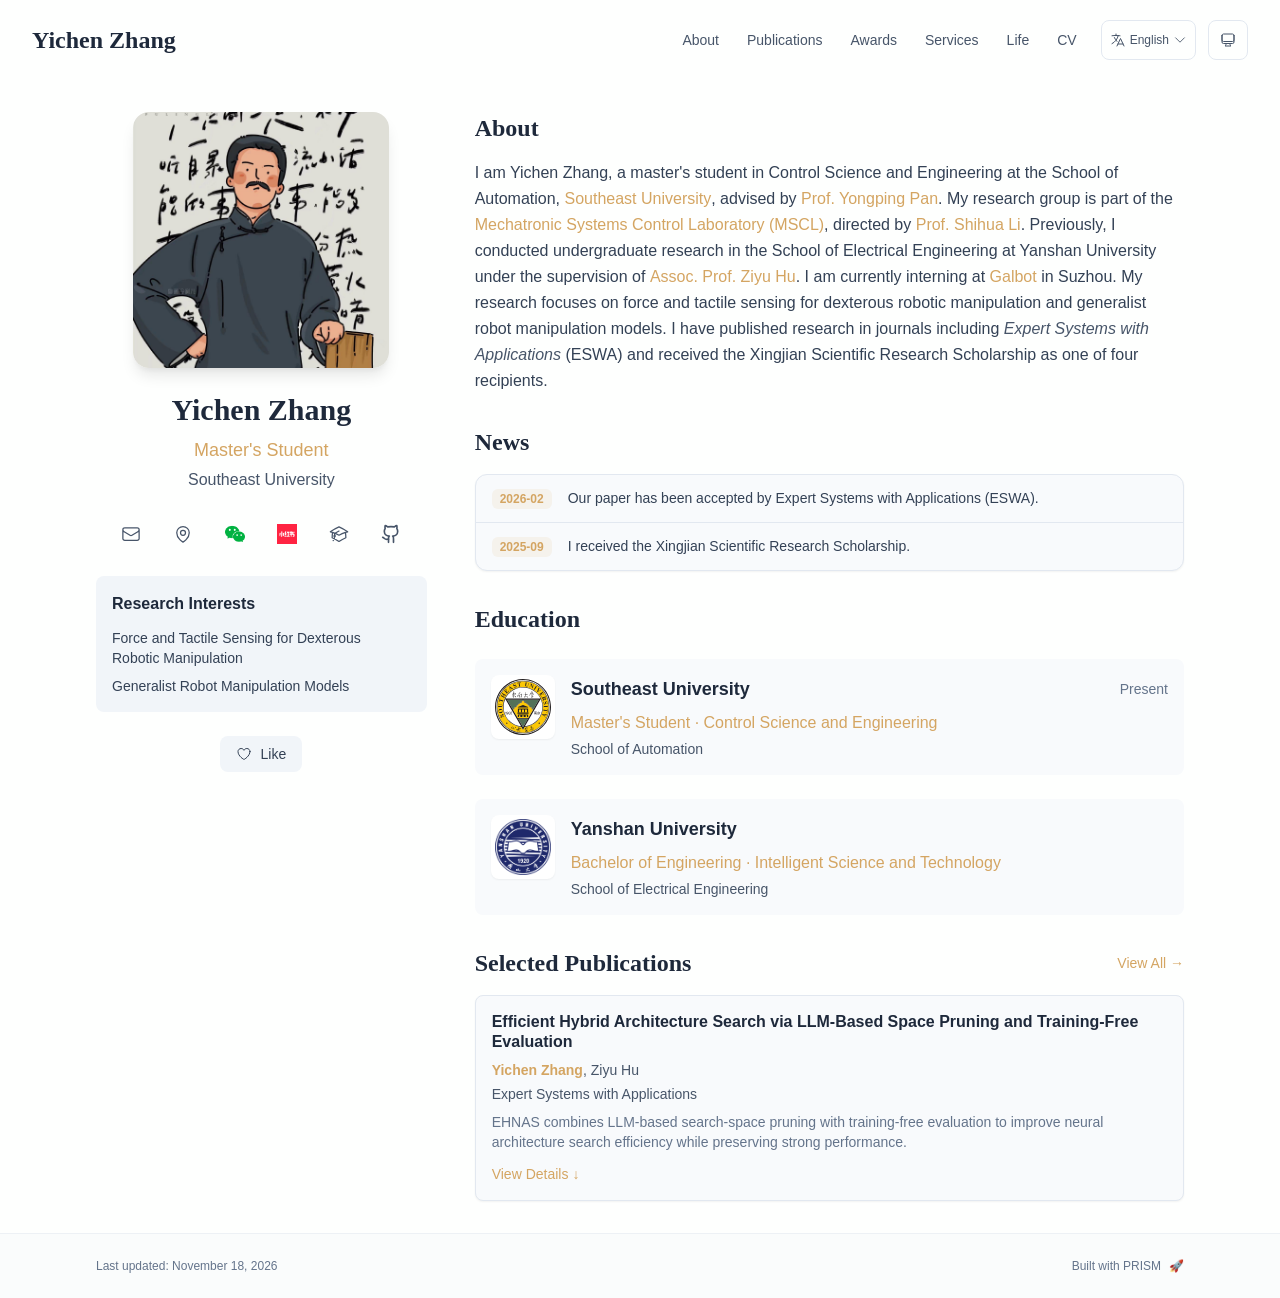
<file: index.html>
<!DOCTYPE html><!--okG5sV32KnriPS3_ojCJf--><html lang="en" class="scroll-smooth"><head><meta charSet="utf-8"/><meta name="viewport" content="width=device-width, initial-scale=1"/><link rel="preload" as="image" href="/bio.jpg"/><link rel="stylesheet" href="/_next/static/css/7367860f892c9978.css" data-precedence="next"/><link rel="preload" as="script" fetchPriority="low" href="/_next/static/chunks/webpack-084ae6d53f03b7b3.js"/><script src="/_next/static/chunks/4bd1b696-c023c6e3521b1417.js" async=""></script><script src="/_next/static/chunks/255-dda36e826969d334.js" async=""></script><script src="/_next/static/chunks/main-app-2b2f326b48d2e376.js" async=""></script><script src="/_next/static/chunks/85-d1d78ccef7f123a3.js" async=""></script><script src="/_next/static/chunks/619-9168df9c2a29b74b.js" async=""></script><script src="/_next/static/chunks/972-70bf728a26c0f54e.js" async=""></script><script src="/_next/static/chunks/app/layout-87ddd7c00fabb645.js" async=""></script><script src="/_next/static/chunks/140-9014bc38c4061ade.js" async=""></script><script src="/_next/static/chunks/681-e8d9799011325ae3.js" async=""></script><script src="/_next/static/chunks/app/page-c473f69b5710ae43.js" async=""></script><link rel="icon" href="/favicon.png" type="image/png"/><link rel="dns-prefetch" href="https://jialeliu.com"/><link rel="preconnect" href="https://jialeliu.com" crossorigin=""/><link rel="preload" as="font" type="font/woff2" href="https://jialeliu.com/fonts/georgiab.woff2" crossorigin=""/><title>Yichen Zhang</title><meta name="description" content="Yichen Zhang, a master&#x27;s student at Southeast University and an intern at Galbot in Suzhou, researching force and tactile sensing for dexterous robotic manipulation and generalist robot manipulation models."/><meta name="author" content="Yichen Zhang"/><meta name="keywords" content="Yichen Zhang,Master&#x27;s Student,Robotics,Research,Southeast University"/><meta name="creator" content="Yichen Zhang"/><meta name="publisher" content="Yichen Zhang"/><meta property="og:title" content="Yichen Zhang"/><meta property="og:description" content="Yichen Zhang, a master&#x27;s student at Southeast University and an intern at Galbot in Suzhou, researching force and tactile sensing for dexterous robotic manipulation and generalist robot manipulation models."/><meta property="og:site_name" content="Yichen Zhang&#x27;s Academic Website"/><meta property="og:locale" content="en_US"/><meta property="og:type" content="website"/><meta name="twitter:card" content="summary"/><meta name="twitter:title" content="Yichen Zhang"/><meta name="twitter:description" content="Yichen Zhang, a master&#x27;s student at Southeast University and an intern at Galbot in Suzhou, researching force and tactile sensing for dexterous robotic manipulation and generalist robot manipulation models."/><link rel="icon" href="/favicon.png"/><script>
              try {
                const theme = localStorage.getItem('theme-storage');
                const parsed = theme ? JSON.parse(theme) : null;
                const setting = parsed?.state?.theme || 'system';
                const prefersDark = typeof window !== 'undefined' && window.matchMedia && window.matchMedia('(prefers-color-scheme: dark)').matches;
                const effective = setting === 'dark' ? 'dark' : (setting === 'light' ? 'light' : (prefersDark ? 'dark' : 'light'));
                var root = document.documentElement;
                root.classList.add(effective);
                root.setAttribute('data-theme', effective);
              } catch (e) {
                var root = document.documentElement;
                root.classList.add('light');
                root.setAttribute('data-theme', 'light');
              }
            </script><script>
    try {
      const cfg = {"enabled":true,"locales":["zh","en"],"defaultLocale":"en","mode":"fixed","fixedLocale":"en","persist":true,"switcher":true,"labels":{"zh":"中文","en":"English"}};
      const storageKey = 'locale-storage';
      const normalize = (value) => typeof value === 'string' ? value.trim().replace('_', '-').toLowerCase() : '';
      const matchLocale = (candidate) => {
        const normalized = normalize(candidate);
        if (!normalized) return null;
        if (cfg.locales.includes(normalized)) return normalized;
        const language = normalized.split('-')[0];
        if (cfg.locales.includes(language)) return language;
        return null;
      };

      let resolved = null;

      if (cfg.persist) {
        resolved = matchLocale(localStorage.getItem(storageKey));
      }

      if (!resolved) {
        if (cfg.mode === 'fixed') {
          resolved = cfg.fixedLocale;
        } else {
          resolved = matchLocale(navigator.language);
        }
      }

      if (!resolved) {
        resolved = cfg.defaultLocale;
      }

      const root = document.documentElement;
      root.lang = resolved;
      root.setAttribute('data-locale', resolved);

      if (cfg.persist) {
        localStorage.setItem(storageKey, resolved);
      }
    } catch (e) {
      const root = document.documentElement;
      root.lang = 'en';
      root.setAttribute('data-locale', 'en');
    }
  </script><script src="/_next/static/chunks/polyfills-42372ed130431b0a.js" noModule=""></script></head><body class="font-sans antialiased"><div hidden=""><!--$--><!--/$--></div><div style="visibility:hidden"><nav class="fixed top-0 left-0 right-0 z-50" data-headlessui-state=""><div class="transition-all duration-300 ease-out bg-transparent" style="transform:translateY(-100px)"><div class="max-w-7xl mx-auto px-4 sm:px-6 lg:px-8"><div class="flex justify-between items-center h-16 lg:h-20"><div class="flex-shrink-0" tabindex="0"><a class="text-xl lg:text-2xl font-serif font-semibold text-primary hover:text-accent transition-colors duration-200" href="/">Yichen Zhang</a></div><div class="hidden lg:block"><div class="ml-10 flex items-center space-x-3"><div class="relative flex items-baseline space-x-1"><a data-nav-href="/" class="relative px-3 py-2 text-sm font-medium rounded-lg transition-colors duration-150 text-primary" href="/">About</a><a data-nav-href="/publications" class="relative px-3 py-2 text-sm font-medium rounded-lg transition-colors duration-150 text-neutral-600" href="/publications/">Publications</a><a data-nav-href="/awards" class="relative px-3 py-2 text-sm font-medium rounded-lg transition-colors duration-150 text-neutral-600" href="/awards/">Awards</a><a data-nav-href="/services" class="relative px-3 py-2 text-sm font-medium rounded-lg transition-colors duration-150 text-neutral-600" href="/services/">Services</a><a data-nav-href="/teaching" class="relative px-3 py-2 text-sm font-medium rounded-lg transition-colors duration-150 text-neutral-600" href="/teaching/">Life</a><a data-nav-href="/cv" class="relative px-3 py-2 text-sm font-medium rounded-lg transition-colors duration-150 text-neutral-600" href="/cv/">CV</a></div><div class="flex items-center justify-center w-14 h-10 rounded-lg border border-neutral-200 dark:border-[rgba(148,163,184,0.24)] bg-background dark:bg-neutral-800"><div class="w-6 h-4 rounded bg-neutral-300 animate-pulse"></div></div><div class="flex items-center justify-center w-10 h-10 rounded-lg border border-neutral-200 dark:border-[rgba(148,163,184,0.24)] bg-background dark:bg-neutral-800"><div class="w-4 h-4 rounded-full bg-neutral-300 animate-pulse"></div></div></div></div><div class="lg:hidden flex items-center space-x-2"><div class="flex items-center justify-center w-14 h-10 rounded-lg border border-neutral-200 dark:border-[rgba(148,163,184,0.24)] bg-background dark:bg-neutral-800"><div class="w-6 h-4 rounded bg-neutral-300 animate-pulse"></div></div><div class="flex items-center justify-center w-10 h-10 rounded-lg border border-neutral-200 dark:border-[rgba(148,163,184,0.24)] bg-background dark:bg-neutral-800"><div class="w-4 h-4 rounded-full bg-neutral-300 animate-pulse"></div></div><button class="inline-flex items-center justify-center p-2 rounded-md text-neutral-600 hover:text-primary hover:bg-neutral-100 dark:hover:bg-neutral-800 focus:outline-none focus:ring-2 focus:ring-inset focus:ring-accent transition-colors duration-200" id="headlessui-disclosure-button-_R_7pdb_" type="button" aria-expanded="false" data-headlessui-state=""><span class="sr-only">Open main menu</span><div><svg xmlns="http://www.w3.org/2000/svg" fill="none" viewBox="0 0 24 24" stroke-width="1.5" stroke="currentColor" aria-hidden="true" data-slot="icon" class="block h-6 w-6"><path stroke-linecap="round" stroke-linejoin="round" d="M3.75 6.75h16.5M3.75 12h16.5m-16.5 5.25h16.5"></path></svg></div></button></div></div></div></div></nav><main class="min-h-screen pt-16 lg:pt-20"><div class="max-w-6xl mx-auto px-4 sm:px-6 lg:px-8 py-8 bg-background min-h-screen"><div class="grid grid-cols-1 lg:grid-cols-3 gap-12"><div class="lg:col-span-1"><div class="sticky top-8" style="opacity:0;transform:translateY(20px)"><div class="w-64 h-64 mx-auto mb-6 rounded-2xl overflow-hidden shadow-lg hover:shadow-xl transition-all duration-200 hover:scale-105"><img alt="Yichen Zhang" width="256" height="256" decoding="async" data-nimg="1" class="w-full h-full object-cover object-[32%_center]" style="color:transparent" src="/bio.jpg"/></div><div class="text-center mb-6"><h1 class="text-3xl font-serif font-bold text-primary mb-2">Yichen Zhang</h1><p class="text-lg text-accent font-medium mb-1">Master&#x27;s Student</p><p class="text-neutral-600 mb-2">Southeast University</p></div><div class="flex flex-wrap justify-center gap-3 sm:gap-4 mb-6 relative px-2"><div class="relative"><button class="p-2 sm:p-2 transition-colors duration-200 text-neutral-600 dark:text-neutral-400 hover:text-accent" aria-label="Email"><svg xmlns="http://www.w3.org/2000/svg" fill="none" viewBox="0 0 24 24" stroke-width="1.5" stroke="currentColor" aria-hidden="true" data-slot="icon" class="h-5 w-5"><path stroke-linecap="round" stroke-linejoin="round" d="M21.75 6.75v10.5a2.25 2.25 0 0 1-2.25 2.25h-15a2.25 2.25 0 0 1-2.25-2.25V6.75m19.5 0A2.25 2.25 0 0 0 19.5 4.5h-15a2.25 2.25 0 0 0-2.25 2.25m19.5 0v.243a2.25 2.25 0 0 1-1.07 1.916l-7.5 4.615a2.25 2.25 0 0 1-2.36 0L3.32 8.91a2.25 2.25 0 0 1-1.07-1.916V6.75"></path></svg></button></div><div class="relative"><button class="p-2 sm:p-2 transition-colors duration-200 text-neutral-600 dark:text-neutral-400 hover:text-accent" aria-label="Location"><svg xmlns="http://www.w3.org/2000/svg" fill="none" viewBox="0 0 24 24" stroke-width="1.5" stroke="currentColor" aria-hidden="true" data-slot="icon" class="h-5 w-5"><path stroke-linecap="round" stroke-linejoin="round" d="M15 10.5a3 3 0 1 1-6 0 3 3 0 0 1 6 0Z"></path><path stroke-linecap="round" stroke-linejoin="round" d="M19.5 10.5c0 7.142-7.5 11.25-7.5 11.25S4.5 17.642 4.5 10.5a7.5 7.5 0 1 1 15 0Z"></path></svg></button></div><div class="relative"><button class="p-2 sm:p-2 transition-colors duration-200 text-neutral-600 dark:text-neutral-400 hover:text-accent" aria-label="WeChat"><img alt="WeChat" loading="lazy" width="20" height="20" decoding="async" data-nimg="1" class="h-5 w-5" style="color:transparent;object-fit:contain" src="/images/wechat_logo.png"/></button></div><a href="https://xhslink.com/m/29mVgcLUn7E" target="_blank" rel="noopener noreferrer" class="p-2 sm:p-2 text-neutral-600 dark:text-neutral-400 hover:text-accent transition-colors duration-200" aria-label="Xiaohongshu"><img alt="Xiaohongshu" loading="lazy" width="20" height="20" decoding="async" data-nimg="1" class="h-5 w-5" style="color:transparent;object-fit:contain" src="/images/readnote.png"/></a><a href="https://scholar.google.com.hk/citations?hl=zh-CN&amp;user=TWB7qCAAAAAJ" target="_blank" rel="noopener noreferrer" class="p-2 sm:p-2 text-neutral-600 dark:text-neutral-400 hover:text-accent transition-colors duration-200" aria-label="Google Scholar"><svg xmlns="http://www.w3.org/2000/svg" fill="none" viewBox="0 0 24 24" stroke-width="1.5" stroke="currentColor" aria-hidden="true" data-slot="icon" class="h-5 w-5"><path stroke-linecap="round" stroke-linejoin="round" d="M4.26 10.147a60.438 60.438 0 0 0-.491 6.347A48.62 48.62 0 0 1 12 20.904a48.62 48.62 0 0 1 8.232-4.41 60.46 60.46 0 0 0-.491-6.347m-15.482 0a50.636 50.636 0 0 0-2.658-.813A59.906 59.906 0 0 1 12 3.493a59.903 59.903 0 0 1 10.399 5.84c-.896.248-1.783.52-2.658.814m-15.482 0A50.717 50.717 0 0 1 12 13.489a50.702 50.702 0 0 1 7.74-3.342M6.75 15a.75.75 0 1 0 0-1.5.75.75 0 0 0 0 1.5Zm0 0v-3.675A55.378 55.378 0 0 1 12 8.443m-7.007 11.55A5.981 5.981 0 0 0 6.75 15.75v-1.5"></path></svg></a><a href="https://github.com/jihua1015" target="_blank" rel="noopener noreferrer" class="p-2 sm:p-2 text-neutral-600 dark:text-neutral-400 hover:text-accent transition-colors duration-200" aria-label="GitHub"><svg xmlns="http://www.w3.org/2000/svg" width="24" height="24" viewBox="0 0 24 24" fill="none" stroke="currentColor" stroke-width="2" stroke-linecap="round" stroke-linejoin="round" class="lucide lucide-github h-5 w-5" aria-hidden="true"><path d="M15 22v-4a4.8 4.8 0 0 0-1-3.5c3 0 6-2 6-5.5.08-1.25-.27-2.48-1-3.5.28-1.15.28-2.35 0-3.5 0 0-1 0-3 1.5-2.64-.5-5.36-.5-8 0C6 2 5 2 5 2c-.3 1.15-.3 2.35 0 3.5A5.403 5.403 0 0 0 4 9c0 3.5 3 5.5 6 5.5-.39.49-.68 1.05-.85 1.65-.17.6-.22 1.23-.15 1.85v4"></path><path d="M9 18c-4.51 2-5-2-7-2"></path></svg></a></div><div class="bg-neutral-100 dark:bg-neutral-800 rounded-lg p-4 mb-6 hover:shadow-lg transition-all duration-200 hover:scale-[1.02]"><h3 class="font-semibold text-primary mb-3">Research Interests</h3><div class="space-y-2 text-sm text-neutral-700 dark:text-neutral-500"><div>Force and Tactile Sensing for Dexterous Robotic Manipulation</div><div>Generalist Robot Manipulation Models</div></div></div><div class="flex justify-center"><div class="relative"><button class="flex items-center space-x-2 px-4 py-2 rounded-lg font-medium text-sm transition-all duration-200 bg-neutral-100 dark:bg-neutral-800 text-neutral-700 dark:text-neutral-500 hover:bg-red-50 dark:hover:bg-red-900/20 hover:text-red-600 dark:hover:text-red-400 cursor-pointer" tabindex="0"><svg xmlns="http://www.w3.org/2000/svg" fill="none" viewBox="0 0 24 24" stroke-width="1.5" stroke="currentColor" aria-hidden="true" data-slot="icon" class="h-4 w-4"><path stroke-linecap="round" stroke-linejoin="round" d="M21 8.25c0-2.485-2.099-4.5-4.688-4.5-1.935 0-3.597 1.126-4.312 2.733-.715-1.607-2.377-2.733-4.313-2.733C5.1 3.75 3 5.765 3 8.25c0 7.22 9 12 9 12s9-4.78 9-12Z"></path></svg><span>Like</span></button></div></div></div></div><div class="lg:col-span-2 space-y-8"><section id="about" class="scroll-mt-24 space-y-8"><section style="opacity:0;transform:translateY(20px)"><h2 class="text-2xl font-serif font-bold text-primary mb-4">About</h2><div class="text-neutral-700 dark:text-neutral-600 leading-relaxed"><p class="mb-4 last:mb-0">I am Yichen Zhang, a master&#x27;s student in Control Science and Engineering at the School of Automation, <a href="https://www.seu.edu.cn/" node="[object Object]" target="_blank" rel="noopener noreferrer" class="text-accent font-medium transition-all duration-200 rounded hover:bg-accent/10 hover:shadow-sm">Southeast University</a>, advised by <a href="http://seumscl.com/news_Detail.asp?id=386" node="[object Object]" target="_blank" rel="noopener noreferrer" class="text-accent font-medium transition-all duration-200 rounded hover:bg-accent/10 hover:shadow-sm">Prof. Yongping Pan</a>. My research group is part of the <a href="http://seumscl.com/" node="[object Object]" target="_blank" rel="noopener noreferrer" class="text-accent font-medium transition-all duration-200 rounded hover:bg-accent/10 hover:shadow-sm">Mechatronic Systems Control Laboratory (MSCL)</a>, directed by <a href="http://seumscl.com/news_Detail.asp?id=173" node="[object Object]" target="_blank" rel="noopener noreferrer" class="text-accent font-medium transition-all duration-200 rounded hover:bg-accent/10 hover:shadow-sm">Prof. Shihua Li</a>. Previously, I conducted undergraduate research in the School of Electrical Engineering at Yanshan University under the supervision of <a href="https://web.ysu.edu.cn/HZY4/zh_CN/index.htm" node="[object Object]" target="_blank" rel="noopener noreferrer" class="text-accent font-medium transition-all duration-200 rounded hover:bg-accent/10 hover:shadow-sm">Assoc. Prof. Ziyu Hu</a>. I am currently interning at <a href="https://www.galbot.com/" node="[object Object]" target="_blank" rel="noopener noreferrer" class="text-accent font-medium transition-all duration-200 rounded hover:bg-accent/10 hover:shadow-sm">Galbot</a> in Suzhou. My research focuses on force and tactile sensing for dexterous robotic manipulation and generalist robot manipulation models. I have published research in journals including <em class="italic text-neutral-600 dark:text-neutral-500">Expert Systems with Applications</em> (ESWA) and received the Xingjian Scientific Research Scholarship as one of four recipients.</p></div></section><section style="opacity:0;transform:translateY(20px)"><h2 class="text-2xl font-serif font-bold text-primary mb-4">News</h2><div class="rounded-xl border border-neutral-200 dark:border-neutral-700 bg-neutral-50 dark:bg-neutral-800/50 overflow-hidden shadow-sm"><div class="overflow-y-auto max-h-56" style="scrollbar-width:thin"><div class="divide-y divide-neutral-200 dark:divide-neutral-700"><div class="flex items-start gap-4 px-4 py-3 hover:bg-neutral-100 dark:hover:bg-neutral-700/50 transition-colors duration-150" style="opacity:0;transform:translateX(-10px)"><span class="flex-shrink-0 mt-0.5 px-2 py-0.5 bg-accent/10 dark:bg-accent/20 text-accent text-xs font-semibold rounded-md whitespace-nowrap">2026-02</span><p class="text-sm text-neutral-700 dark:text-neutral-300 leading-relaxed">Our paper has been accepted by Expert Systems with Applications (ESWA).</p></div><div class="flex items-start gap-4 px-4 py-3 hover:bg-neutral-100 dark:hover:bg-neutral-700/50 transition-colors duration-150" style="opacity:0;transform:translateX(-10px)"><span class="flex-shrink-0 mt-0.5 px-2 py-0.5 bg-accent/10 dark:bg-accent/20 text-accent text-xs font-semibold rounded-md whitespace-nowrap">2025-09</span><p class="text-sm text-neutral-700 dark:text-neutral-300 leading-relaxed">I received the Xingjian Scientific Research Scholarship.</p></div></div></div></div></section><section style="opacity:0;transform:translateY(20px)"><h2 class="text-2xl font-serif font-bold text-primary mb-6">Education</h2><div class="space-y-6"><div class="flex gap-4 p-4 rounded-lg bg-neutral-50 dark:bg-neutral-800/50 hover:shadow-md transition-all duration-200" style="opacity:0;transform:translateX(-20px)"><div class="flex-shrink-0 w-16 h-16 rounded-lg overflow-hidden bg-white dark:bg-neutral-700 shadow-sm"><img alt="Southeast University" loading="lazy" width="64" height="64" decoding="async" data-nimg="1" class="w-full h-full object-contain p-1" style="color:transparent" src="/images/seu-logo.svg"/></div><div class="flex-1 min-w-0"><div class="flex flex-col sm:flex-row sm:items-center sm:justify-between gap-x-4 mb-2"><h3 class="text-lg font-semibold text-primary"><a href="https://www.seu.edu.cn/" target="_blank" rel="noopener noreferrer" class="hover:text-accent hover:underline underline-offset-4 transition-colors focus-visible:outline-2 focus-visible:outline-accent">Southeast University</a></h3><span class="text-sm text-neutral-500 dark:text-neutral-400 font-medium">Present</span></div><div class="text-accent font-medium mb-1">Master&#x27;s Student · Control Science and Engineering</div><p class="text-sm text-neutral-600 dark:text-neutral-500">School of Automation</p></div></div><div class="flex gap-4 p-4 rounded-lg bg-neutral-50 dark:bg-neutral-800/50 hover:shadow-md transition-all duration-200" style="opacity:0;transform:translateX(-20px)"><div class="flex-shrink-0 w-16 h-16 rounded-lg overflow-hidden bg-white dark:bg-neutral-700 shadow-sm"><img alt="Yanshan University" loading="lazy" width="64" height="64" decoding="async" data-nimg="1" class="w-full h-full object-contain p-1" style="color:transparent" src="/images/logo.png"/></div><div class="flex-1 min-w-0"><div class="flex flex-col sm:flex-row sm:items-center sm:justify-between gap-x-4 mb-2"><h3 class="text-lg font-semibold text-primary">Yanshan University</h3></div><div class="text-accent font-medium mb-1">Bachelor of Engineering · Intelligent Science and Technology</div><p class="text-sm text-neutral-600 dark:text-neutral-500">School of Electrical Engineering</p></div></div></div></section><section style="opacity:0;transform:translateY(20px)"><div class="flex items-center justify-between mb-4"><h2 class="text-2xl font-serif font-bold text-primary">Selected Publications</h2><a class="text-accent hover:text-accent-dark text-sm font-medium transition-all duration-200 rounded hover:bg-accent/10 hover:shadow-sm" href="/publications/">View All<!-- --> →</a></div><div class="space-y-4"><div class="bg-neutral-50 dark:bg-neutral-800 p-4 rounded-lg shadow-sm border border-neutral-200 dark:border-[rgba(148,163,184,0.24)] hover:shadow-lg transition-all duration-200" style="opacity:0;transform:translateY(20px)"><h3 class="font-semibold text-primary mb-2 leading-tight">Efficient Hybrid Architecture Search via LLM-Based Space Pruning and Training-Free Evaluation</h3><p class="text-sm text-neutral-600 dark:text-neutral-500 mb-1"><span><span class="font-semibold text-accent ">Yichen Zhang</span>, </span><span><span class=" ">Ziyu Hu</span></span></p><p class="text-sm text-neutral-600 dark:text-neutral-500 mb-2">Expert Systems with Applications</p><p class="text-sm text-neutral-500 dark:text-neutral-500 line-clamp-2">EHNAS combines LLM-based search-space pruning with training-free evaluation to improve neural architecture search efficiency while preserving strong performance.</p><button class="mt-3 text-accent hover:text-accent-dark text-sm font-medium transition-all duration-200 flex items-center gap-1 hover:gap-2">View Details<span class="transform transition-transform duration-200 ">↓</span></button></div></div></section></section></div></div></div><!--$--><!--/$--></main><footer class="border-t border-neutral-200/50 bg-neutral-50/50 dark:bg-neutral-900/50 dark:border-neutral-700/50"><div class="max-w-6xl mx-auto px-4 sm:px-6 lg:px-8 py-6"><div class="flex flex-col sm:flex-row justify-between items-center gap-2"><p class="text-xs text-neutral-500">Last updated<!-- -->: <!-- -->November 18, 2026</p><p class="text-xs text-neutral-500 flex items-center"><a href="https://github.com/xyjoey/PRISM" target="_blank" rel="noopener noreferrer">Built with PRISM</a><span class="ml-2">🚀</span></p></div></div></footer></div><script src="/_next/static/chunks/webpack-084ae6d53f03b7b3.js" id="_R_" async=""></script><script>(self.__next_f=self.__next_f||[]).push([0])</script><script>self.__next_f.push([1,"1:\"$Sreact.fragment\"\n3:I[7558,[\"85\",\"static/chunks/85-d1d78ccef7f123a3.js\",\"619\",\"static/chunks/619-9168df9c2a29b74b.js\",\"972\",\"static/chunks/972-70bf728a26c0f54e.js\",\"177\",\"static/chunks/app/layout-87ddd7c00fabb645.js\"],\"ThemeProvider\"]\n4:I[611,[\"85\",\"static/chunks/85-d1d78ccef7f123a3.js\",\"619\",\"static/chunks/619-9168df9c2a29b74b.js\",\"972\",\"static/chunks/972-70bf728a26c0f54e.js\",\"177\",\"static/chunks/app/layout-87ddd7c00fabb645.js\"],\"LocaleProvider\"]\n5:I[552,[\"85\",\"static/chunks/85-d1d78ccef7f123a3.js\",\"619\",\"static/chunks/619-9168df9c2a29b74b.js\",\"972\",\"static/chunks/972-70bf728a26c0f54e.js\",\"177\",\"static/chunks/app/layout-87ddd7c00fabb645.js\"],\"default\"]\na:I[7150,[],\"\"]\n:HL[\"/_next/static/css/7367860f892c9978.css\",\"style\"]\n2:T591,"])</script><script>self.__next_f.push([1,"\n    try {\n      const cfg = {\"enabled\":true,\"locales\":[\"zh\",\"en\"],\"defaultLocale\":\"en\",\"mode\":\"fixed\",\"fixedLocale\":\"en\",\"persist\":true,\"switcher\":true,\"labels\":{\"zh\":\"中文\",\"en\":\"English\"}};\n      const storageKey = 'locale-storage';\n      const normalize = (value) =\u003e typeof value === 'string' ? value.trim().replace('_', '-').toLowerCase() : '';\n      const matchLocale = (candidate) =\u003e {\n        const normalized = normalize(candidate);\n        if (!normalized) return null;\n        if (cfg.locales.includes(normalized)) return normalized;\n        const language = normalized.split('-')[0];\n        if (cfg.locales.includes(language)) return language;\n        return null;\n      };\n\n      let resolved = null;\n\n      if (cfg.persist) {\n        resolved = matchLocale(localStorage.getItem(storageKey));\n      }\n\n      if (!resolved) {\n        if (cfg.mode === 'fixed') {\n          resolved = cfg.fixedLocale;\n        } else {\n          resolved = matchLocale(navigator.language);\n        }\n      }\n\n      if (!resolved) {\n        resolved = cfg.defaultLocale;\n      }\n\n      const root = document.documentElement;\n      root.lang = resolved;\n      root.setAttribute('data-locale', resolved);\n\n      if (cfg.persist) {\n        localStorage.setItem(storageKey, resolved);\n      }\n    } catch (e) {\n      const root = document.documentElement;\n      root.lang = 'en';\n      root.setAttribute('data-locale', 'en');\n    }\n  "])</script><script>self.__next_f.push([1,"0:{\"P\":null,\"b\":\"okG5sV32KnriPS3_ojCJf\",\"p\":\"\",\"c\":[\"\",\"\"],\"i\":false,\"f\":[[[\"\",{\"children\":[\"__PAGE__\",{}]},\"$undefined\",\"$undefined\",true],[\"\",[\"$\",\"$1\",\"c\",{\"children\":[[[\"$\",\"link\",\"0\",{\"rel\":\"stylesheet\",\"href\":\"/_next/static/css/7367860f892c9978.css\",\"precedence\":\"next\",\"crossOrigin\":\"$undefined\",\"nonce\":\"$undefined\"}]],[\"$\",\"html\",null,{\"lang\":\"en\",\"className\":\"scroll-smooth\",\"suppressHydrationWarning\":true,\"children\":[[\"$\",\"head\",null,{\"children\":[[\"$\",\"link\",null,{\"rel\":\"icon\",\"href\":\"/favicon.png\",\"type\":\"image/png\"}],[\"$\",\"link\",null,{\"rel\":\"dns-prefetch\",\"href\":\"https://jialeliu.com\"}],[\"$\",\"link\",null,{\"rel\":\"preconnect\",\"href\":\"https://jialeliu.com\",\"crossOrigin\":\"\"}],[\"$\",\"link\",null,{\"rel\":\"preload\",\"as\":\"font\",\"type\":\"font/woff2\",\"href\":\"https://jialeliu.com/fonts/georgiab.woff2\",\"crossOrigin\":\"\"}],[\"$\",\"script\",null,{\"suppressHydrationWarning\":true,\"dangerouslySetInnerHTML\":{\"__html\":\"\\n              try {\\n                const theme = localStorage.getItem('theme-storage');\\n                const parsed = theme ? JSON.parse(theme) : null;\\n                const setting = parsed?.state?.theme || 'system';\\n                const prefersDark = typeof window !== 'undefined' \u0026\u0026 window.matchMedia \u0026\u0026 window.matchMedia('(prefers-color-scheme: dark)').matches;\\n                const effective = setting === 'dark' ? 'dark' : (setting === 'light' ? 'light' : (prefersDark ? 'dark' : 'light'));\\n                var root = document.documentElement;\\n                root.classList.add(effective);\\n                root.setAttribute('data-theme', effective);\\n              } catch (e) {\\n                var root = document.documentElement;\\n                root.classList.add('light');\\n                root.setAttribute('data-theme', 'light');\\n              }\\n            \"}}],[\"$\",\"script\",null,{\"suppressHydrationWarning\":true,\"dangerouslySetInnerHTML\":{\"__html\":\"$2\"}}]]}],[\"$\",\"body\",null,{\"className\":\"font-sans antialiased\",\"children\":[\"$\",\"$L3\",null,{\"children\":[\"$\",\"$L4\",null,{\"config\":{\"enabled\":true,\"locales\":[\"zh\",\"en\"],\"defaultLocale\":\"en\",\"mode\":\"fixed\",\"fixedLocale\":\"en\",\"persist\":true,\"switcher\":true,\"labels\":{\"zh\":\"中文\",\"en\":\"English\"}},\"children\":[[\"$\",\"$L5\",null,{\"items\":[{\"title\":\"About\",\"type\":\"page\",\"target\":\"about\",\"href\":\"/\"},{\"title\":\"Publications\",\"type\":\"page\",\"target\":\"publications\",\"href\":\"/publications\"},{\"title\":\"Awards\",\"type\":\"page\",\"target\":\"awards\",\"href\":\"/awards\"},{\"title\":\"Services\",\"type\":\"page\",\"target\":\"services\",\"href\":\"/services\"},{\"title\":\"Life\",\"type\":\"page\",\"target\":\"teaching\",\"href\":\"/teaching\"},{\"title\":\"CV\",\"type\":\"page\",\"target\":\"cv\",\"href\":\"/cv\"}],\"siteTitle\":\"Yichen Zhang\",\"enableOnePageMode\":false,\"i18n\":\"$0:f:0:1:1:props:children:1:props:children:1:props:children:props:children:props:config\",\"itemsByLocale\":{\"zh\":[{\"title\":\"关于我\",\"type\":\"page\",\"target\":\"about\",\"href\":\"/\"},{\"title\":\"论文\",\"type\":\"page\",\"target\":\"publications\",\"href\":\"/publications\"},{\"title\":\"奖项\",\"type\":\"page\",\"target\":\"awards\",\"href\":\"/awards\"},{\"title\":\"服务\",\"type\":\"page\",\"target\":\"services\",\"href\":\"/services\"},{\"title\":\"生活\",\"type\":\"page\",\"target\":\"teaching\",\"href\":\"/teaching\"},{\"title\":\"简历\",\"type\":\"page\",\"target\":\"cv\",\"href\":\"/cv\"}],\"en\":[{\"title\":\"About\",\"type\":\"page\",\"target\":\"about\",\"href\":\"/\"},{\"title\":\"Publications\",\"type\":\"page\",\"target\":\"publications\",\"href\":\"/publications\"},{\"title\":\"Awards\",\"type\":\"page\",\"target\":\"awards\",\"href\":\"/awards\"},{\"title\":\"Services\",\"type\":\"page\",\"target\":\"services\",\"href\":\"/services\"},{\"title\":\"Life\",\"type\":\"page\",\"target\":\"teaching\",\"href\":\"/teaching\"},{\"title\":\"CV\",\"type\":\"page\",\"target\":\"cv\",\"href\":\"/cv\"}]},\"siteTitleByLocale\":{\"zh\":\"张艺晨\",\"en\":\"Yichen Zhang\"}}],\"$L6\",\"$L7\"]}]}]}]]}]]}],{\"children\":[\"__PAGE__\",\"$L8\",{},null,false]},null,false],\"$L9\",false]],\"m\":\"$undefined\",\"G\":[\"$a\",[]],\"s\":false,\"S\":true}\n"])</script><script>self.__next_f.push([1,"b:I[9766,[],\"\"]\nc:I[8924,[],\"\"]\nd:I[7923,[\"85\",\"static/chunks/85-d1d78ccef7f123a3.js\",\"619\",\"static/chunks/619-9168df9c2a29b74b.js\",\"972\",\"static/chunks/972-70bf728a26c0f54e.js\",\"177\",\"static/chunks/app/layout-87ddd7c00fabb645.js\"],\"default\"]\ne:I[7242,[\"85\",\"static/chunks/85-d1d78ccef7f123a3.js\",\"140\",\"static/chunks/140-9014bc38c4061ade.js\",\"619\",\"static/chunks/619-9168df9c2a29b74b.js\",\"681\",\"static/chunks/681-e8d9799011325ae3.js\",\"974\",\"static/chunks/app/page-c473f69b5710ae43.js\"],\"default\"]\n14:I[4431,[],\"ViewportBoundary\"]\n16:I[4431,[],\"MetadataBoundary\"]\n17:\"$Sreact.suspense\"\n"])</script><script>self.__next_f.push([1,"6:[\"$\",\"main\",null,{\"className\":\"min-h-screen pt-16 lg:pt-20\",\"children\":[\"$\",\"$Lb\",null,{\"parallelRouterKey\":\"children\",\"error\":\"$undefined\",\"errorStyles\":\"$undefined\",\"errorScripts\":\"$undefined\",\"template\":[\"$\",\"$Lc\",null,{}],\"templateStyles\":\"$undefined\",\"templateScripts\":\"$undefined\",\"notFound\":[[[\"$\",\"title\",null,{\"children\":\"404: This page could not be found.\"}],[\"$\",\"div\",null,{\"style\":{\"fontFamily\":\"system-ui,\\\"Segoe UI\\\",Roboto,Helvetica,Arial,sans-serif,\\\"Apple Color Emoji\\\",\\\"Segoe UI Emoji\\\"\",\"height\":\"100vh\",\"textAlign\":\"center\",\"display\":\"flex\",\"flexDirection\":\"column\",\"alignItems\":\"center\",\"justifyContent\":\"center\"},\"children\":[\"$\",\"div\",null,{\"children\":[[\"$\",\"style\",null,{\"dangerouslySetInnerHTML\":{\"__html\":\"body{color:#000;background:#fff;margin:0}.next-error-h1{border-right:1px solid rgba(0,0,0,.3)}@media (prefers-color-scheme:dark){body{color:#fff;background:#000}.next-error-h1{border-right:1px solid rgba(255,255,255,.3)}}\"}}],[\"$\",\"h1\",null,{\"className\":\"next-error-h1\",\"style\":{\"display\":\"inline-block\",\"margin\":\"0 20px 0 0\",\"padding\":\"0 23px 0 0\",\"fontSize\":24,\"fontWeight\":500,\"verticalAlign\":\"top\",\"lineHeight\":\"49px\"},\"children\":404}],[\"$\",\"div\",null,{\"style\":{\"display\":\"inline-block\"},\"children\":[\"$\",\"h2\",null,{\"style\":{\"fontSize\":14,\"fontWeight\":400,\"lineHeight\":\"49px\",\"margin\":0},\"children\":\"This page could not be found.\"}]}]]}]}]],[]],\"forbidden\":\"$undefined\",\"unauthorized\":\"$undefined\"}]}]\n"])</script><script>self.__next_f.push([1,"7:[\"$\",\"$Ld\",null,{\"lastUpdated\":\"November 18, 2026\",\"lastUpdatedByLocale\":{\"zh\":\"2026年11月18日\",\"en\":\"November 18, 2026\"},\"defaultLocale\":\"en\"}]\nf:T644,"])</script><script>self.__next_f.push([1,"Although CNN-Transformer hybrid models show promise in combining local and global features for visual tasks, their design still depends heavily on expert knowledge and manual tuning. Existing neural architecture search methods have achieved good results in searching within a single model type. However, they do not work well when combining different kinds of modules. The lack of a unified search framework makes achieving global optimization in large-scale hybrid architecture search difficult. To tackle this problem, our study introduces EHNAS, a framework that uses dynamic space shrinking and layered optimization to make hybrid architecture search faster and more efficient. Large language models are employed as architectural experts, which can reduce the initial search space by applying prior knowledge about the task and verifying the search space with specific metrics. Further, a hierarchical optimization process is used: it first chooses the overall backbone structure, then refines the detailed connections through intermediate hyperparameters. Evaluation acceleration is achieved through a training-free proxy and an evolutionary algorithm. A bridging layer named SF²M is also designed to enable smooth feature alignment and merging between different types of modules. Experiments on CIFAR-10, ImageNet-1K, and PASCAL-VOC2012 show that EHNAS achieves 97.4% and 81.9% Top-1 accuracy on image classification tasks, and 80.33% mIoU on semantic segmentation, with the lowest search cost being only 0.018 GPU-days. The proposed EHNAS framework has a relatively high computational efficiency."])</script><script>self.__next_f.push([1,"10:T7b6,"])</script><script>self.__next_f.push([1,"@article{zhang2026ehnas,\n  title = {Efficient Hybrid Architecture Search via LLM-Based Space Pruning and Training-Free Evaluation},\n  author = {Yichen Zhang and Ziyu Hu},\n  year = {2026},\n  journal = {Expert Systems with Applications},\n  doi = {10.1016/j.eswa.2026.127089},\n  url = {https://www.sciencedirect.com/science/article/pii/S0957417426006640},\n  abstract = {Although CNN-Transformer hybrid models show promise in combining local and global features for visual tasks, their design still depends heavily on expert knowledge and manual tuning. Existing neural architecture search methods have achieved good results in searching within a single model type. However, they do not work well when combining different kinds of modules. The lack of a unified search framework makes achieving global optimization in large-scale hybrid architecture search difficult. To tackle this problem, our study introduces EHNAS, a framework that uses dynamic space shrinking and layered optimization to make hybrid architecture search faster and more efficient. Large language models are employed as architectural experts, which can reduce the initial search space by applying prior knowledge about the task and verifying the search space with specific metrics. Further, a hierarchical optimization process is used: it first chooses the overall backbone structure, then refines the detailed connections through intermediate hyperparameters. Evaluation acceleration is achieved through a training-free proxy and an evolutionary algorithm. A bridging layer named SF²M is also designed to enable smooth feature alignment and merging between different types of modules. Experiments on CIFAR-10, ImageNet-1K, and PASCAL-VOC2012 show that EHNAS achieves 97.4% and 81.9% Top-1 accuracy on image classification tasks, and 80.33% mIoU on semantic segmentation, with the lowest search cost being only 0.018 GPU-days. The proposed EHNAS framework has a relatively high computational efficiency.}\n}"])</script><script>self.__next_f.push([1,"11:T644,"])</script><script>self.__next_f.push([1,"Although CNN-Transformer hybrid models show promise in combining local and global features for visual tasks, their design still depends heavily on expert knowledge and manual tuning. Existing neural architecture search methods have achieved good results in searching within a single model type. However, they do not work well when combining different kinds of modules. The lack of a unified search framework makes achieving global optimization in large-scale hybrid architecture search difficult. To tackle this problem, our study introduces EHNAS, a framework that uses dynamic space shrinking and layered optimization to make hybrid architecture search faster and more efficient. Large language models are employed as architectural experts, which can reduce the initial search space by applying prior knowledge about the task and verifying the search space with specific metrics. Further, a hierarchical optimization process is used: it first chooses the overall backbone structure, then refines the detailed connections through intermediate hyperparameters. Evaluation acceleration is achieved through a training-free proxy and an evolutionary algorithm. A bridging layer named SF²M is also designed to enable smooth feature alignment and merging between different types of modules. Experiments on CIFAR-10, ImageNet-1K, and PASCAL-VOC2012 show that EHNAS achieves 97.4% and 81.9% Top-1 accuracy on image classification tasks, and 80.33% mIoU on semantic segmentation, with the lowest search cost being only 0.018 GPU-days. The proposed EHNAS framework has a relatively high computational efficiency."])</script><script>self.__next_f.push([1,"12:T7b6,"])</script><script>self.__next_f.push([1,"@article{zhang2026ehnas,\n  title = {Efficient Hybrid Architecture Search via LLM-Based Space Pruning and Training-Free Evaluation},\n  author = {Yichen Zhang and Ziyu Hu},\n  year = {2026},\n  journal = {Expert Systems with Applications},\n  doi = {10.1016/j.eswa.2026.127089},\n  url = {https://www.sciencedirect.com/science/article/pii/S0957417426006640},\n  abstract = {Although CNN-Transformer hybrid models show promise in combining local and global features for visual tasks, their design still depends heavily on expert knowledge and manual tuning. Existing neural architecture search methods have achieved good results in searching within a single model type. However, they do not work well when combining different kinds of modules. The lack of a unified search framework makes achieving global optimization in large-scale hybrid architecture search difficult. To tackle this problem, our study introduces EHNAS, a framework that uses dynamic space shrinking and layered optimization to make hybrid architecture search faster and more efficient. Large language models are employed as architectural experts, which can reduce the initial search space by applying prior knowledge about the task and verifying the search space with specific metrics. Further, a hierarchical optimization process is used: it first chooses the overall backbone structure, then refines the detailed connections through intermediate hyperparameters. Evaluation acceleration is achieved through a training-free proxy and an evolutionary algorithm. A bridging layer named SF²M is also designed to enable smooth feature alignment and merging between different types of modules. Experiments on CIFAR-10, ImageNet-1K, and PASCAL-VOC2012 show that EHNAS achieves 97.4% and 81.9% Top-1 accuracy on image classification tasks, and 80.33% mIoU on semantic segmentation, with the lowest search cost being only 0.018 GPU-days. The proposed EHNAS framework has a relatively high computational efficiency.}\n}"])</script><script>self.__next_f.push([1,"8:[\"$\",\"$1\",\"c\",{\"children\":[[\"$\",\"$Le\",null,{\"dataByLocale\":{\"zh\":{\"author\":{\"name\":\"张艺晨\",\"title\":\"硕士研究生\",\"institution\":\"东南大学\",\"avatar\":\"/bio.jpg\"},\"social\":{\"email\":\"yichenz770@stumail.ysu.edu.cn\",\"location\":\"苏州，中国\",\"location_url\":\"https://maps.google.com/?q=Suzhou+China\",\"location_details\":[\"银河通用（实习），\",\"中国，苏州\"],\"google_scholar\":\"https://scholar.google.com.hk/citations?hl=zh-CN\u0026user=TWB7qCAAAAAJ\",\"github\":\"https://github.com/jihua1015\",\"wechat\":\"/images/wx.png\",\"xiaohongshu\":\"https://xhslink.com/m/29mVgcLUn7E\"},\"features\":{\"enable_likes\":true,\"enable_one_page_mode\":false},\"enableOnePageMode\":false,\"researchInterests\":[\"力触觉机器人精细操作\",\"通用机器人操作模型\"],\"pagesToShow\":[{\"type\":\"about\",\"id\":\"about\",\"sections\":[{\"id\":\"about\",\"type\":\"markdown\",\"source\":\"bio.md\",\"title\":\"关于我\",\"content\":\"我是张艺晨，现为[东南大学](https://www.seu.edu.cn/)自动化学院控制科学与工程专业硕士研究生，师从[潘永平教授](http://seumscl.com/news_Detail.asp?id=386)，所在课题组隶属于由[李世华教授](http://seumscl.com/news_Detail.asp?id=173)负责的[机电系统控制实验室（MSCL）](http://seumscl.com/)。本科就读于燕山大学电气工程学院，曾在[呼子宇副教授](https://web.ysu.edu.cn/HZY4/zh_CN/index.htm)指导下开展研究。目前在[银河通用（Galbot）](https://www.galbot.com/)苏州实习，主要研究方向为力触觉机器人精细操作与通用机器人操作模型。已在 *Expert Systems with Applications*（ESWA）等学术期刊发表论文，并获星箭科研奖学金，为四名获奖者之一。\\r\\n\"},{\"id\":\"news\",\"type\":\"list\",\"title\":\"动态\",\"source\":\"news.toml\",\"items\":[{\"date\":\"2026-02\",\"content\":\"🎉🎉论文被《Expert Systems with Applications (ESWA)》接收，恭喜所有作者\"},{\"date\":\"2025-09\",\"content\":\"获得星箭科研奖学金。\"}]},{\"id\":\"education\",\"type\":\"education\",\"title\":\"教育经历\",\"education\":[{\"institution\":\"东南大学\",\"institution_url\":\"https://www.seu.edu.cn/\",\"degree\":\"硕士研究生\",\"field\":\"控制科学与工程\",\"start_date\":\"\",\"end_date\":\"至今\",\"logo\":\"/images/seu-logo.svg\",\"description\":\"自动化学院\"},{\"institution\":\"燕山大学\",\"degree\":\"工学学士\",\"field\":\"智能科学与技术\",\"start_date\":\"\",\"end_date\":\"\",\"logo\":\"/images/logo.png\",\"description\":\"电气工程学院\"}]},{\"id\":\"featured_publications\",\"type\":\"publications\",\"title\":\"精选论文\",\"filter\":\"selected\",\"limit\":5,\"publications\":[{\"id\":\"zhang2026ehnas\",\"title\":\"Efficient Hybrid Architecture Search via LLM-Based Space Pruning and Training-Free Evaluation\",\"authors\":[{\"name\":\"Yichen Zhang\",\"isHighlighted\":true,\"isCorresponding\":false,\"isCoAuthor\":false},{\"name\":\"Ziyu Hu\",\"isHighlighted\":false,\"isCorresponding\":false,\"isCoAuthor\":false}],\"year\":2026,\"type\":\"journal\",\"status\":\"published\",\"tags\":[\"Neural Architecture Search\",\"LLM\",\"Optimization\",\"Training-Free Evaluation\"],\"keywords\":\"$8:props:children:0:props:dataByLocale:zh:pagesToShow:0:sections:3:publications:0:tags\",\"researchArea\":\"neural-networks\",\"journal\":\"Expert Systems with Applications\",\"conference\":\"\",\"doi\":\"10.1016/j.eswa.2026.127089\",\"url\":\"https://www.sciencedirect.com/science/article/pii/S0957417426006640\",\"code\":\"https://github.com/JiHua1015/EHNAS\",\"abstract\":\"$f\",\"description\":\"EHNAS combines LLM-based search-space pruning with training-free evaluation to improve neural architecture search efficiency while preserving strong performance.\",\"selected\":true,\"preview\":\"EHNAS_ESWA.png\",\"bibtex\":\"$10\"}]}]}]},\"en\":{\"author\":{\"name\":\"Yichen Zhang\",\"title\":\"Master's Student\",\"institution\":\"Southeast University\",\"avatar\":\"/bio.jpg\"},\"social\":{\"email\":\"yichenz770@stumail.ysu.edu.cn\",\"location\":\"Suzhou, China\",\"location_url\":\"https://maps.google.com/?q=Suzhou+China\",\"location_details\":[\"Intern at Galbot,\",\"Suzhou, China\"],\"google_scholar\":\"https://scholar.google.com.hk/citations?hl=zh-CN\u0026user=TWB7qCAAAAAJ\",\"github\":\"https://github.com/jihua1015\",\"wechat\":\"/images/wx.png\",\"xiaohongshu\":\"https://xhslink.com/m/29mVgcLUn7E\"},\"features\":{\"enable_likes\":true,\"enable_one_page_mode\":false},\"enableOnePageMode\":false,\"researchInterests\":[\"Force and Tactile Sensing for Dexterous Robotic Manipulation\",\"Generalist Robot Manipulation Models\"],\"pagesToShow\":[{\"type\":\"about\",\"id\":\"about\",\"sections\":[{\"id\":\"about\",\"type\":\"markdown\",\"source\":\"bio.md\",\"title\":\"About\",\"content\":\"I am Yichen Zhang, a master's student in Control Science and Engineering at the School of Automation, [Southeast University](https://www.seu.edu.cn/), advised by [Prof. Yongping Pan](http://seumscl.com/news_Detail.asp?id=386). My research group is part of the [Mechatronic Systems Control Laboratory (MSCL)](http://seumscl.com/), directed by [Prof. Shihua Li](http://seumscl.com/news_Detail.asp?id=173). Previously, I conducted undergraduate research in the School of Electrical Engineering at Yanshan University under the supervision of [Assoc. Prof. Ziyu Hu](https://web.ysu.edu.cn/HZY4/zh_CN/index.htm). I am currently interning at [Galbot](https://www.galbot.com/) in Suzhou. My research focuses on force and tactile sensing for dexterous robotic manipulation and generalist robot manipulation models. I have published research in journals including *Expert Systems with Applications* (ESWA) and received the Xingjian Scientific Research Scholarship as one of four recipients.\\r\\n\"},{\"id\":\"news\",\"type\":\"list\",\"title\":\"News\",\"source\":\"news.toml\",\"items\":[{\"date\":\"2026-02\",\"content\":\"Our paper has been accepted by Expert Systems with Applications (ESWA).\"},{\"date\":\"2025-09\",\"content\":\"I received the Xingjian Scientific Research Scholarship.\"}]},{\"id\":\"education\",\"type\":\"education\",\"title\":\"Education\",\"education\":[{\"institution\":\"Southeast University\",\"institution_url\":\"https://www.seu.edu.cn/\",\"degree\":\"Master's Student\",\"field\":\"Control Science and Engineering\",\"start_date\":\"\",\"end_date\":\"Present\",\"logo\":\"/images/seu-logo.svg\",\"description\":\"School of Automation\"},{\"institution\":\"Yanshan University\",\"degree\":\"Bachelor of Engineering\",\"field\":\"Intelligent Science and Technology\",\"start_date\":\"\",\"end_date\":\"\",\"logo\":\"/images/logo.png\",\"description\":\"School of Electrical Engineering\"}]},{\"id\":\"featured_publications\",\"type\":\"publications\",\"title\":\"Selected Publications\",\"filter\":\"selected\",\"limit\":5,\"publications\":[{\"id\":\"zhang2026ehnas\",\"title\":\"Efficient Hybrid Architecture Search via LLM-Based Space Pruning and Training-Free Evaluation\",\"authors\":[{\"name\":\"Yichen Zhang\",\"isHighlighted\":true,\"isCorresponding\":false,\"isCoAuthor\":false},{\"name\":\"Ziyu Hu\",\"isHighlighted\":false,\"isCorresponding\":false,\"isCoAuthor\":false}],\"year\":2026,\"type\":\"journal\",\"status\":\"published\",\"tags\":[\"Neural Architecture Search\",\"LLM\",\"Optimization\",\"Training-Free Evaluation\"],\"keywords\":\"$8:props:children:0:props:dataByLocale:en:pagesToShow:0:sections:3:publications:0:tags\",\"researchArea\":\"neural-networks\",\"journal\":\"Expert Systems with Applications\",\"conference\":\"\",\"doi\":\"10.1016/j.eswa.2026.127089\",\"url\":\"https://www.sciencedirect.com/science/article/pii/S0957417426006640\",\"code\":\"https://github.com/JiHua1015/EHNAS\",\"abstract\":\"$11\",\"description\":\"EHNAS combines LLM-based search-space pruning with training-free evaluation to improve neural architecture search efficiency while preserving strong performance.\",\"selected\":true,\"preview\":\"EHNAS_ESWA.png\",\"bibtex\":\"$12\"}]}]}]}},\"defaultLocale\":\"en\"}],null,\"$L13\"]}]\n"])</script><script>self.__next_f.push([1,"9:[\"$\",\"$1\",\"h\",{\"children\":[null,[[\"$\",\"$L14\",null,{\"children\":\"$L15\"}],null],[\"$\",\"$L16\",null,{\"children\":[\"$\",\"div\",null,{\"hidden\":true,\"children\":[\"$\",\"$17\",null,{\"fallback\":null,\"children\":\"$L18\"}]}]}]]}]\n"])</script><script>self.__next_f.push([1,"19:I[4431,[],\"OutletBoundary\"]\n1b:I[5278,[],\"AsyncMetadataOutlet\"]\n13:[\"$\",\"$L19\",null,{\"children\":[\"$L1a\",[\"$\",\"$L1b\",null,{\"promise\":\"$@1c\"}]]}]\n"])</script><script>self.__next_f.push([1,"15:[[\"$\",\"meta\",\"0\",{\"charSet\":\"utf-8\"}],[\"$\",\"meta\",\"1\",{\"name\":\"viewport\",\"content\":\"width=device-width, initial-scale=1\"}]]\n"])</script><script>self.__next_f.push([1,"1a:null\n"])</script><script>self.__next_f.push([1,"1d:I[622,[],\"IconMark\"]\n"])</script><script>self.__next_f.push([1,"1c:{\"metadata\":[[\"$\",\"title\",\"0\",{\"children\":\"Yichen Zhang\"}],[\"$\",\"meta\",\"1\",{\"name\":\"description\",\"content\":\"Yichen Zhang, a master's student at Southeast University and an intern at Galbot in Suzhou, researching force and tactile sensing for dexterous robotic manipulation and generalist robot manipulation models.\"}],[\"$\",\"meta\",\"2\",{\"name\":\"author\",\"content\":\"Yichen Zhang\"}],[\"$\",\"meta\",\"3\",{\"name\":\"keywords\",\"content\":\"Yichen Zhang,Master's Student,Robotics,Research,Southeast University\"}],[\"$\",\"meta\",\"4\",{\"name\":\"creator\",\"content\":\"Yichen Zhang\"}],[\"$\",\"meta\",\"5\",{\"name\":\"publisher\",\"content\":\"Yichen Zhang\"}],[\"$\",\"meta\",\"6\",{\"property\":\"og:title\",\"content\":\"Yichen Zhang\"}],[\"$\",\"meta\",\"7\",{\"property\":\"og:description\",\"content\":\"Yichen Zhang, a master's student at Southeast University and an intern at Galbot in Suzhou, researching force and tactile sensing for dexterous robotic manipulation and generalist robot manipulation models.\"}],[\"$\",\"meta\",\"8\",{\"property\":\"og:site_name\",\"content\":\"Yichen Zhang's Academic Website\"}],[\"$\",\"meta\",\"9\",{\"property\":\"og:locale\",\"content\":\"en_US\"}],[\"$\",\"meta\",\"10\",{\"property\":\"og:type\",\"content\":\"website\"}],[\"$\",\"meta\",\"11\",{\"name\":\"twitter:card\",\"content\":\"summary\"}],[\"$\",\"meta\",\"12\",{\"name\":\"twitter:title\",\"content\":\"Yichen Zhang\"}],[\"$\",\"meta\",\"13\",{\"name\":\"twitter:description\",\"content\":\"Yichen Zhang, a master's student at Southeast University and an intern at Galbot in Suzhou, researching force and tactile sensing for dexterous robotic manipulation and generalist robot manipulation models.\"}],[\"$\",\"link\",\"14\",{\"rel\":\"icon\",\"href\":\"/favicon.png\"}],[\"$\",\"$L1d\",\"15\",{}]],\"error\":null,\"digest\":\"$undefined\"}\n"])</script><script>self.__next_f.push([1,"18:\"$1c:metadata\"\n"])</script></body></html>
</file>
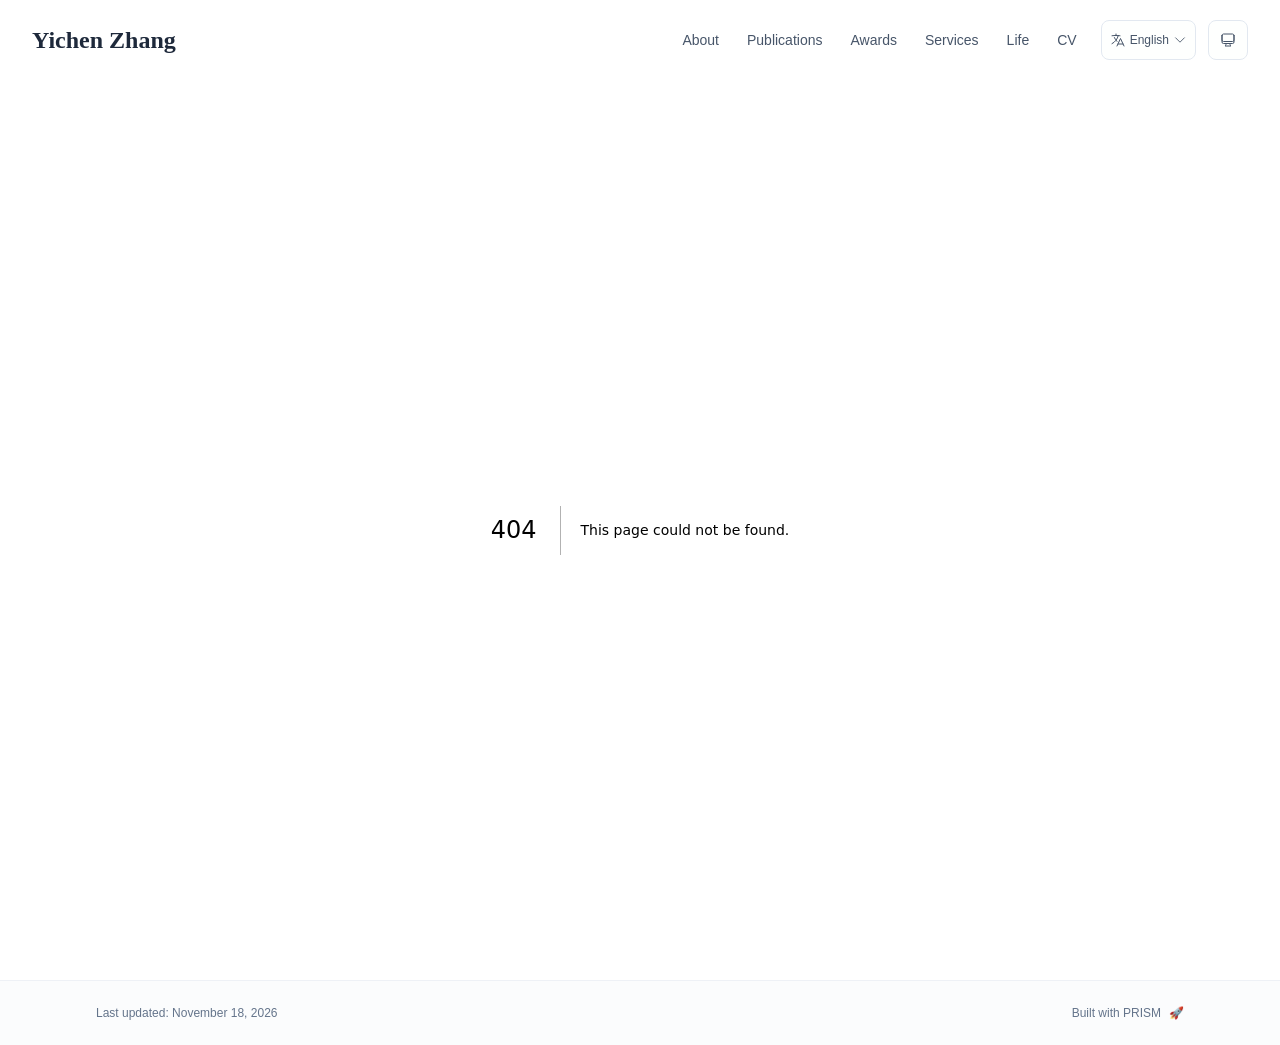
<file: 404/index.html>
<!DOCTYPE html><!--okG5sV32KnriPS3_ojCJf--><html lang="en" class="scroll-smooth"><head><meta charSet="utf-8"/><meta name="viewport" content="width=device-width, initial-scale=1"/><link rel="stylesheet" href="/_next/static/css/7367860f892c9978.css" data-precedence="next"/><link rel="preload" as="script" fetchPriority="low" href="/_next/static/chunks/webpack-084ae6d53f03b7b3.js"/><script src="/_next/static/chunks/4bd1b696-c023c6e3521b1417.js" async=""></script><script src="/_next/static/chunks/255-dda36e826969d334.js" async=""></script><script src="/_next/static/chunks/main-app-2b2f326b48d2e376.js" async=""></script><script src="/_next/static/chunks/85-d1d78ccef7f123a3.js" async=""></script><script src="/_next/static/chunks/619-9168df9c2a29b74b.js" async=""></script><script src="/_next/static/chunks/972-70bf728a26c0f54e.js" async=""></script><script src="/_next/static/chunks/app/layout-87ddd7c00fabb645.js" async=""></script><link rel="icon" href="/favicon.png" type="image/png"/><link rel="dns-prefetch" href="https://jialeliu.com"/><link rel="preconnect" href="https://jialeliu.com" crossorigin=""/><link rel="preload" as="font" type="font/woff2" href="https://jialeliu.com/fonts/georgiab.woff2" crossorigin=""/><title>404: This page could not be found.</title><meta name="robots" content="noindex"/><title>Yichen Zhang</title><meta name="description" content="Yichen Zhang, a master&#x27;s student at Southeast University and an intern at Galbot in Suzhou, researching force and tactile sensing for dexterous robotic manipulation and generalist robot manipulation models."/><meta name="author" content="Yichen Zhang"/><meta name="keywords" content="Yichen Zhang,Master&#x27;s Student,Robotics,Research,Southeast University"/><meta name="creator" content="Yichen Zhang"/><meta name="publisher" content="Yichen Zhang"/><meta property="og:title" content="Yichen Zhang"/><meta property="og:description" content="Yichen Zhang, a master&#x27;s student at Southeast University and an intern at Galbot in Suzhou, researching force and tactile sensing for dexterous robotic manipulation and generalist robot manipulation models."/><meta property="og:site_name" content="Yichen Zhang&#x27;s Academic Website"/><meta property="og:locale" content="en_US"/><meta property="og:type" content="website"/><meta name="twitter:card" content="summary"/><meta name="twitter:title" content="Yichen Zhang"/><meta name="twitter:description" content="Yichen Zhang, a master&#x27;s student at Southeast University and an intern at Galbot in Suzhou, researching force and tactile sensing for dexterous robotic manipulation and generalist robot manipulation models."/><link rel="icon" href="/favicon.png"/><script>
              try {
                const theme = localStorage.getItem('theme-storage');
                const parsed = theme ? JSON.parse(theme) : null;
                const setting = parsed?.state?.theme || 'system';
                const prefersDark = typeof window !== 'undefined' && window.matchMedia && window.matchMedia('(prefers-color-scheme: dark)').matches;
                const effective = setting === 'dark' ? 'dark' : (setting === 'light' ? 'light' : (prefersDark ? 'dark' : 'light'));
                var root = document.documentElement;
                root.classList.add(effective);
                root.setAttribute('data-theme', effective);
              } catch (e) {
                var root = document.documentElement;
                root.classList.add('light');
                root.setAttribute('data-theme', 'light');
              }
            </script><script>
    try {
      const cfg = {"enabled":true,"locales":["zh","en"],"defaultLocale":"en","mode":"fixed","fixedLocale":"en","persist":true,"switcher":true,"labels":{"zh":"中文","en":"English"}};
      const storageKey = 'locale-storage';
      const normalize = (value) => typeof value === 'string' ? value.trim().replace('_', '-').toLowerCase() : '';
      const matchLocale = (candidate) => {
        const normalized = normalize(candidate);
        if (!normalized) return null;
        if (cfg.locales.includes(normalized)) return normalized;
        const language = normalized.split('-')[0];
        if (cfg.locales.includes(language)) return language;
        return null;
      };

      let resolved = null;

      if (cfg.persist) {
        resolved = matchLocale(localStorage.getItem(storageKey));
      }

      if (!resolved) {
        if (cfg.mode === 'fixed') {
          resolved = cfg.fixedLocale;
        } else {
          resolved = matchLocale(navigator.language);
        }
      }

      if (!resolved) {
        resolved = cfg.defaultLocale;
      }

      const root = document.documentElement;
      root.lang = resolved;
      root.setAttribute('data-locale', resolved);

      if (cfg.persist) {
        localStorage.setItem(storageKey, resolved);
      }
    } catch (e) {
      const root = document.documentElement;
      root.lang = 'en';
      root.setAttribute('data-locale', 'en');
    }
  </script><script src="/_next/static/chunks/polyfills-42372ed130431b0a.js" noModule=""></script></head><body class="font-sans antialiased"><div hidden=""><!--$--><!--/$--></div><div style="visibility:hidden"><nav class="fixed top-0 left-0 right-0 z-50" data-headlessui-state=""><div class="transition-all duration-300 ease-out bg-transparent" style="transform:translateY(-100px)"><div class="max-w-7xl mx-auto px-4 sm:px-6 lg:px-8"><div class="flex justify-between items-center h-16 lg:h-20"><div class="flex-shrink-0" tabindex="0"><a class="text-xl lg:text-2xl font-serif font-semibold text-primary hover:text-accent transition-colors duration-200" href="/">Yichen Zhang</a></div><div class="hidden lg:block"><div class="ml-10 flex items-center space-x-3"><div class="relative flex items-baseline space-x-1"><a data-nav-href="/" class="relative px-3 py-2 text-sm font-medium rounded-lg transition-colors duration-150 text-neutral-600" href="/">About</a><a data-nav-href="/publications" class="relative px-3 py-2 text-sm font-medium rounded-lg transition-colors duration-150 text-neutral-600" href="/publications/">Publications</a><a data-nav-href="/awards" class="relative px-3 py-2 text-sm font-medium rounded-lg transition-colors duration-150 text-neutral-600" href="/awards/">Awards</a><a data-nav-href="/services" class="relative px-3 py-2 text-sm font-medium rounded-lg transition-colors duration-150 text-neutral-600" href="/services/">Services</a><a data-nav-href="/teaching" class="relative px-3 py-2 text-sm font-medium rounded-lg transition-colors duration-150 text-neutral-600" href="/teaching/">Life</a><a data-nav-href="/cv" class="relative px-3 py-2 text-sm font-medium rounded-lg transition-colors duration-150 text-neutral-600" href="/cv/">CV</a></div><div class="flex items-center justify-center w-14 h-10 rounded-lg border border-neutral-200 dark:border-[rgba(148,163,184,0.24)] bg-background dark:bg-neutral-800"><div class="w-6 h-4 rounded bg-neutral-300 animate-pulse"></div></div><div class="flex items-center justify-center w-10 h-10 rounded-lg border border-neutral-200 dark:border-[rgba(148,163,184,0.24)] bg-background dark:bg-neutral-800"><div class="w-4 h-4 rounded-full bg-neutral-300 animate-pulse"></div></div></div></div><div class="lg:hidden flex items-center space-x-2"><div class="flex items-center justify-center w-14 h-10 rounded-lg border border-neutral-200 dark:border-[rgba(148,163,184,0.24)] bg-background dark:bg-neutral-800"><div class="w-6 h-4 rounded bg-neutral-300 animate-pulse"></div></div><div class="flex items-center justify-center w-10 h-10 rounded-lg border border-neutral-200 dark:border-[rgba(148,163,184,0.24)] bg-background dark:bg-neutral-800"><div class="w-4 h-4 rounded-full bg-neutral-300 animate-pulse"></div></div><button class="inline-flex items-center justify-center p-2 rounded-md text-neutral-600 hover:text-primary hover:bg-neutral-100 dark:hover:bg-neutral-800 focus:outline-none focus:ring-2 focus:ring-inset focus:ring-accent transition-colors duration-200" id="headlessui-disclosure-button-_R_7pdb_" type="button" aria-expanded="false" data-headlessui-state=""><span class="sr-only">Open main menu</span><div><svg xmlns="http://www.w3.org/2000/svg" fill="none" viewBox="0 0 24 24" stroke-width="1.5" stroke="currentColor" aria-hidden="true" data-slot="icon" class="block h-6 w-6"><path stroke-linecap="round" stroke-linejoin="round" d="M3.75 6.75h16.5M3.75 12h16.5m-16.5 5.25h16.5"></path></svg></div></button></div></div></div></div></nav><main class="min-h-screen pt-16 lg:pt-20"><div style="font-family:system-ui,&quot;Segoe UI&quot;,Roboto,Helvetica,Arial,sans-serif,&quot;Apple Color Emoji&quot;,&quot;Segoe UI Emoji&quot;;height:100vh;text-align:center;display:flex;flex-direction:column;align-items:center;justify-content:center"><div><style>body{color:#000;background:#fff;margin:0}.next-error-h1{border-right:1px solid rgba(0,0,0,.3)}@media (prefers-color-scheme:dark){body{color:#fff;background:#000}.next-error-h1{border-right:1px solid rgba(255,255,255,.3)}}</style><h1 class="next-error-h1" style="display:inline-block;margin:0 20px 0 0;padding:0 23px 0 0;font-size:24px;font-weight:500;vertical-align:top;line-height:49px">404</h1><div style="display:inline-block"><h2 style="font-size:14px;font-weight:400;line-height:49px;margin:0">This page could not be found.</h2></div></div></div><!--$--><!--/$--></main><footer class="border-t border-neutral-200/50 bg-neutral-50/50 dark:bg-neutral-900/50 dark:border-neutral-700/50"><div class="max-w-6xl mx-auto px-4 sm:px-6 lg:px-8 py-6"><div class="flex flex-col sm:flex-row justify-between items-center gap-2"><p class="text-xs text-neutral-500">Last updated<!-- -->: <!-- -->November 18, 2026</p><p class="text-xs text-neutral-500 flex items-center"><a href="https://github.com/xyjoey/PRISM" target="_blank" rel="noopener noreferrer">Built with PRISM</a><span class="ml-2">🚀</span></p></div></div></footer></div><script src="/_next/static/chunks/webpack-084ae6d53f03b7b3.js" id="_R_" async=""></script><script>(self.__next_f=self.__next_f||[]).push([0])</script><script>self.__next_f.push([1,"1:\"$Sreact.fragment\"\n3:I[7558,[\"85\",\"static/chunks/85-d1d78ccef7f123a3.js\",\"619\",\"static/chunks/619-9168df9c2a29b74b.js\",\"972\",\"static/chunks/972-70bf728a26c0f54e.js\",\"177\",\"static/chunks/app/layout-87ddd7c00fabb645.js\"],\"ThemeProvider\"]\n4:I[611,[\"85\",\"static/chunks/85-d1d78ccef7f123a3.js\",\"619\",\"static/chunks/619-9168df9c2a29b74b.js\",\"972\",\"static/chunks/972-70bf728a26c0f54e.js\",\"177\",\"static/chunks/app/layout-87ddd7c00fabb645.js\"],\"LocaleProvider\"]\n5:I[552,[\"85\",\"static/chunks/85-d1d78ccef7f123a3.js\",\"619\",\"static/chunks/619-9168df9c2a29b74b.js\",\"972\",\"static/chunks/972-70bf728a26c0f54e.js\",\"177\",\"static/chunks/app/layout-87ddd7c00fabb645.js\"],\"default\"]\nb:I[7150,[],\"\"]\n:HL[\"/_next/static/css/7367860f892c9978.css\",\"style\"]\n2:T591,"])</script><script>self.__next_f.push([1,"\n    try {\n      const cfg = {\"enabled\":true,\"locales\":[\"zh\",\"en\"],\"defaultLocale\":\"en\",\"mode\":\"fixed\",\"fixedLocale\":\"en\",\"persist\":true,\"switcher\":true,\"labels\":{\"zh\":\"中文\",\"en\":\"English\"}};\n      const storageKey = 'locale-storage';\n      const normalize = (value) =\u003e typeof value === 'string' ? value.trim().replace('_', '-').toLowerCase() : '';\n      const matchLocale = (candidate) =\u003e {\n        const normalized = normalize(candidate);\n        if (!normalized) return null;\n        if (cfg.locales.includes(normalized)) return normalized;\n        const language = normalized.split('-')[0];\n        if (cfg.locales.includes(language)) return language;\n        return null;\n      };\n\n      let resolved = null;\n\n      if (cfg.persist) {\n        resolved = matchLocale(localStorage.getItem(storageKey));\n      }\n\n      if (!resolved) {\n        if (cfg.mode === 'fixed') {\n          resolved = cfg.fixedLocale;\n        } else {\n          resolved = matchLocale(navigator.language);\n        }\n      }\n\n      if (!resolved) {\n        resolved = cfg.defaultLocale;\n      }\n\n      const root = document.documentElement;\n      root.lang = resolved;\n      root.setAttribute('data-locale', resolved);\n\n      if (cfg.persist) {\n        localStorage.setItem(storageKey, resolved);\n      }\n    } catch (e) {\n      const root = document.documentElement;\n      root.lang = 'en';\n      root.setAttribute('data-locale', 'en');\n    }\n  "])</script><script>self.__next_f.push([1,"0:{\"P\":null,\"b\":\"okG5sV32KnriPS3_ojCJf\",\"p\":\"\",\"c\":[\"\",\"_not-found\",\"\"],\"i\":false,\"f\":[[[\"\",{\"children\":[\"/_not-found\",{\"children\":[\"__PAGE__\",{}]}]},\"$undefined\",\"$undefined\",true],[\"\",[\"$\",\"$1\",\"c\",{\"children\":[[[\"$\",\"link\",\"0\",{\"rel\":\"stylesheet\",\"href\":\"/_next/static/css/7367860f892c9978.css\",\"precedence\":\"next\",\"crossOrigin\":\"$undefined\",\"nonce\":\"$undefined\"}]],[\"$\",\"html\",null,{\"lang\":\"en\",\"className\":\"scroll-smooth\",\"suppressHydrationWarning\":true,\"children\":[[\"$\",\"head\",null,{\"children\":[[\"$\",\"link\",null,{\"rel\":\"icon\",\"href\":\"/favicon.png\",\"type\":\"image/png\"}],[\"$\",\"link\",null,{\"rel\":\"dns-prefetch\",\"href\":\"https://jialeliu.com\"}],[\"$\",\"link\",null,{\"rel\":\"preconnect\",\"href\":\"https://jialeliu.com\",\"crossOrigin\":\"\"}],[\"$\",\"link\",null,{\"rel\":\"preload\",\"as\":\"font\",\"type\":\"font/woff2\",\"href\":\"https://jialeliu.com/fonts/georgiab.woff2\",\"crossOrigin\":\"\"}],[\"$\",\"script\",null,{\"suppressHydrationWarning\":true,\"dangerouslySetInnerHTML\":{\"__html\":\"\\n              try {\\n                const theme = localStorage.getItem('theme-storage');\\n                const parsed = theme ? JSON.parse(theme) : null;\\n                const setting = parsed?.state?.theme || 'system';\\n                const prefersDark = typeof window !== 'undefined' \u0026\u0026 window.matchMedia \u0026\u0026 window.matchMedia('(prefers-color-scheme: dark)').matches;\\n                const effective = setting === 'dark' ? 'dark' : (setting === 'light' ? 'light' : (prefersDark ? 'dark' : 'light'));\\n                var root = document.documentElement;\\n                root.classList.add(effective);\\n                root.setAttribute('data-theme', effective);\\n              } catch (e) {\\n                var root = document.documentElement;\\n                root.classList.add('light');\\n                root.setAttribute('data-theme', 'light');\\n              }\\n            \"}}],[\"$\",\"script\",null,{\"suppressHydrationWarning\":true,\"dangerouslySetInnerHTML\":{\"__html\":\"$2\"}}]]}],[\"$\",\"body\",null,{\"className\":\"font-sans antialiased\",\"children\":[\"$\",\"$L3\",null,{\"children\":[\"$\",\"$L4\",null,{\"config\":{\"enabled\":true,\"locales\":[\"zh\",\"en\"],\"defaultLocale\":\"en\",\"mode\":\"fixed\",\"fixedLocale\":\"en\",\"persist\":true,\"switcher\":true,\"labels\":{\"zh\":\"中文\",\"en\":\"English\"}},\"children\":[[\"$\",\"$L5\",null,{\"items\":[{\"title\":\"About\",\"type\":\"page\",\"target\":\"about\",\"href\":\"/\"},{\"title\":\"Publications\",\"type\":\"page\",\"target\":\"publications\",\"href\":\"/publications\"},{\"title\":\"Awards\",\"type\":\"page\",\"target\":\"awards\",\"href\":\"/awards\"},{\"title\":\"Services\",\"type\":\"page\",\"target\":\"services\",\"href\":\"/services\"},{\"title\":\"Life\",\"type\":\"page\",\"target\":\"teaching\",\"href\":\"/teaching\"},{\"title\":\"CV\",\"type\":\"page\",\"target\":\"cv\",\"href\":\"/cv\"}],\"siteTitle\":\"Yichen Zhang\",\"enableOnePageMode\":false,\"i18n\":\"$0:f:0:1:1:props:children:1:props:children:1:props:children:props:children:props:config\",\"itemsByLocale\":{\"zh\":[{\"title\":\"关于我\",\"type\":\"page\",\"target\":\"about\",\"href\":\"/\"},{\"title\":\"论文\",\"type\":\"page\",\"target\":\"publications\",\"href\":\"/publications\"},{\"title\":\"奖项\",\"type\":\"page\",\"target\":\"awards\",\"href\":\"/awards\"},{\"title\":\"服务\",\"type\":\"page\",\"target\":\"services\",\"href\":\"/services\"},{\"title\":\"生活\",\"type\":\"page\",\"target\":\"teaching\",\"href\":\"/teaching\"},{\"title\":\"简历\",\"type\":\"page\",\"target\":\"cv\",\"href\":\"/cv\"}],\"en\":[{\"title\":\"About\",\"type\":\"page\",\"target\":\"about\",\"href\":\"/\"},{\"title\":\"Publications\",\"type\":\"page\",\"target\":\"publications\",\"href\":\"/publications\"},{\"title\":\"Awards\",\"type\":\"page\",\"target\":\"awards\",\"href\":\"/awards\"},{\"title\":\"Services\",\"type\":\"page\",\"target\":\"services\",\"href\":\"/services\"},{\"title\":\"Life\",\"type\":\"page\",\"target\":\"teaching\",\"href\":\"/teaching\"},{\"title\":\"CV\",\"type\":\"page\",\"target\":\"cv\",\"href\":\"/cv\"}]},\"siteTitleByLocale\":{\"zh\":\"张艺晨\",\"en\":\"Yichen Zhang\"}}],\"$L6\",\"$L7\"]}]}]}]]}]]}],{\"children\":[\"/_not-found\",\"$L8\",{\"children\":[\"__PAGE__\",\"$L9\",{},null,false]},null,false]},null,false],\"$La\",false]],\"m\":\"$undefined\",\"G\":[\"$b\",[]],\"s\":false,\"S\":true}\n"])</script><script>self.__next_f.push([1,"c:I[9766,[],\"\"]\nd:I[8924,[],\"\"]\ne:I[7923,[\"85\",\"static/chunks/85-d1d78ccef7f123a3.js\",\"619\",\"static/chunks/619-9168df9c2a29b74b.js\",\"972\",\"static/chunks/972-70bf728a26c0f54e.js\",\"177\",\"static/chunks/app/layout-87ddd7c00fabb645.js\"],\"default\"]\nf:I[4431,[],\"OutletBoundary\"]\n11:I[5278,[],\"AsyncMetadataOutlet\"]\n13:I[4431,[],\"ViewportBoundary\"]\n15:I[4431,[],\"MetadataBoundary\"]\n16:\"$Sreact.suspense\"\n6:[\"$\",\"main\",null,{\"className\":\"min-h-screen pt-16 lg:pt-20\",\"children\":[\"$\",\"$Lc\",null,{\"parallelRouterKey\":\"children\",\"error\":\"$undefined\",\"errorStyles\":\"$undefined\",\"errorScripts\":\"$undefined\",\"template\":[\"$\",\"$Ld\",null,{}],\"templateStyles\":\"$undefined\",\"templateScripts\":\"$undefined\",\"notFound\":\"$undefined\",\"forbidden\":\"$undefined\",\"unauthorized\":\"$undefined\"}]}]\n7:[\"$\",\"$Le\",null,{\"lastUpdated\":\"November 18, 2026\",\"lastUpdatedByLocale\":{\"zh\":\"2026年11月18日\",\"en\":\"November 18, 2026\"},\"defaultLocale\":\"en\"}]\n8:[\"$\",\"$1\",\"c\",{\"children\":[null,[\"$\",\"$Lc\",null,{\"parallelRouterKey\":\"children\",\"error\":\"$undefined\",\"errorStyles\":\"$undefined\",\"errorScripts\":\"$undefined\",\"template\":[\"$\",\"$Ld\",null,{}],\"templateStyles\":\"$undefined\",\"templateScripts\":\"$undefined\",\"notFound\":\"$undefined\",\"forbidden\":\"$undefined\",\"unauthorized\":\"$undefined\"}]]}]\n"])</script><script>self.__next_f.push([1,"9:[\"$\",\"$1\",\"c\",{\"children\":[[[\"$\",\"title\",null,{\"children\":\"404: This page could not be found.\"}],[\"$\",\"div\",null,{\"style\":{\"fontFamily\":\"system-ui,\\\"Segoe UI\\\",Roboto,Helvetica,Arial,sans-serif,\\\"Apple Color Emoji\\\",\\\"Segoe UI Emoji\\\"\",\"height\":\"100vh\",\"textAlign\":\"center\",\"display\":\"flex\",\"flexDirection\":\"column\",\"alignItems\":\"center\",\"justifyContent\":\"center\"},\"children\":[\"$\",\"div\",null,{\"children\":[[\"$\",\"style\",null,{\"dangerouslySetInnerHTML\":{\"__html\":\"body{color:#000;background:#fff;margin:0}.next-error-h1{border-right:1px solid rgba(0,0,0,.3)}@media (prefers-color-scheme:dark){body{color:#fff;background:#000}.next-error-h1{border-right:1px solid rgba(255,255,255,.3)}}\"}}],[\"$\",\"h1\",null,{\"className\":\"next-error-h1\",\"style\":{\"display\":\"inline-block\",\"margin\":\"0 20px 0 0\",\"padding\":\"0 23px 0 0\",\"fontSize\":24,\"fontWeight\":500,\"verticalAlign\":\"top\",\"lineHeight\":\"49px\"},\"children\":404}],[\"$\",\"div\",null,{\"style\":{\"display\":\"inline-block\"},\"children\":[\"$\",\"h2\",null,{\"style\":{\"fontSize\":14,\"fontWeight\":400,\"lineHeight\":\"49px\",\"margin\":0},\"children\":\"This page could not be found.\"}]}]]}]}]],null,[\"$\",\"$Lf\",null,{\"children\":[\"$L10\",[\"$\",\"$L11\",null,{\"promise\":\"$@12\"}]]}]]}]\n"])</script><script>self.__next_f.push([1,"a:[\"$\",\"$1\",\"h\",{\"children\":[[\"$\",\"meta\",null,{\"name\":\"robots\",\"content\":\"noindex\"}],[[\"$\",\"$L13\",null,{\"children\":\"$L14\"}],null],[\"$\",\"$L15\",null,{\"children\":[\"$\",\"div\",null,{\"hidden\":true,\"children\":[\"$\",\"$16\",null,{\"fallback\":null,\"children\":\"$L17\"}]}]}]]}]\n"])</script><script>self.__next_f.push([1,"14:[[\"$\",\"meta\",\"0\",{\"charSet\":\"utf-8\"}],[\"$\",\"meta\",\"1\",{\"name\":\"viewport\",\"content\":\"width=device-width, initial-scale=1\"}]]\n10:null\n"])</script><script>self.__next_f.push([1,"18:I[622,[],\"IconMark\"]\n"])</script><script>self.__next_f.push([1,"12:{\"metadata\":[[\"$\",\"title\",\"0\",{\"children\":\"Yichen Zhang\"}],[\"$\",\"meta\",\"1\",{\"name\":\"description\",\"content\":\"Yichen Zhang, a master's student at Southeast University and an intern at Galbot in Suzhou, researching force and tactile sensing for dexterous robotic manipulation and generalist robot manipulation models.\"}],[\"$\",\"meta\",\"2\",{\"name\":\"author\",\"content\":\"Yichen Zhang\"}],[\"$\",\"meta\",\"3\",{\"name\":\"keywords\",\"content\":\"Yichen Zhang,Master's Student,Robotics,Research,Southeast University\"}],[\"$\",\"meta\",\"4\",{\"name\":\"creator\",\"content\":\"Yichen Zhang\"}],[\"$\",\"meta\",\"5\",{\"name\":\"publisher\",\"content\":\"Yichen Zhang\"}],[\"$\",\"meta\",\"6\",{\"property\":\"og:title\",\"content\":\"Yichen Zhang\"}],[\"$\",\"meta\",\"7\",{\"property\":\"og:description\",\"content\":\"Yichen Zhang, a master's student at Southeast University and an intern at Galbot in Suzhou, researching force and tactile sensing for dexterous robotic manipulation and generalist robot manipulation models.\"}],[\"$\",\"meta\",\"8\",{\"property\":\"og:site_name\",\"content\":\"Yichen Zhang's Academic Website\"}],[\"$\",\"meta\",\"9\",{\"property\":\"og:locale\",\"content\":\"en_US\"}],[\"$\",\"meta\",\"10\",{\"property\":\"og:type\",\"content\":\"website\"}],[\"$\",\"meta\",\"11\",{\"name\":\"twitter:card\",\"content\":\"summary\"}],[\"$\",\"meta\",\"12\",{\"name\":\"twitter:title\",\"content\":\"Yichen Zhang\"}],[\"$\",\"meta\",\"13\",{\"name\":\"twitter:description\",\"content\":\"Yichen Zhang, a master's student at Southeast University and an intern at Galbot in Suzhou, researching force and tactile sensing for dexterous robotic manipulation and generalist robot manipulation models.\"}],[\"$\",\"link\",\"14\",{\"rel\":\"icon\",\"href\":\"/favicon.png\"}],[\"$\",\"$L18\",\"15\",{}]],\"error\":null,\"digest\":\"$undefined\"}\n"])</script><script>self.__next_f.push([1,"17:\"$12:metadata\"\n"])</script></body></html>
</file>
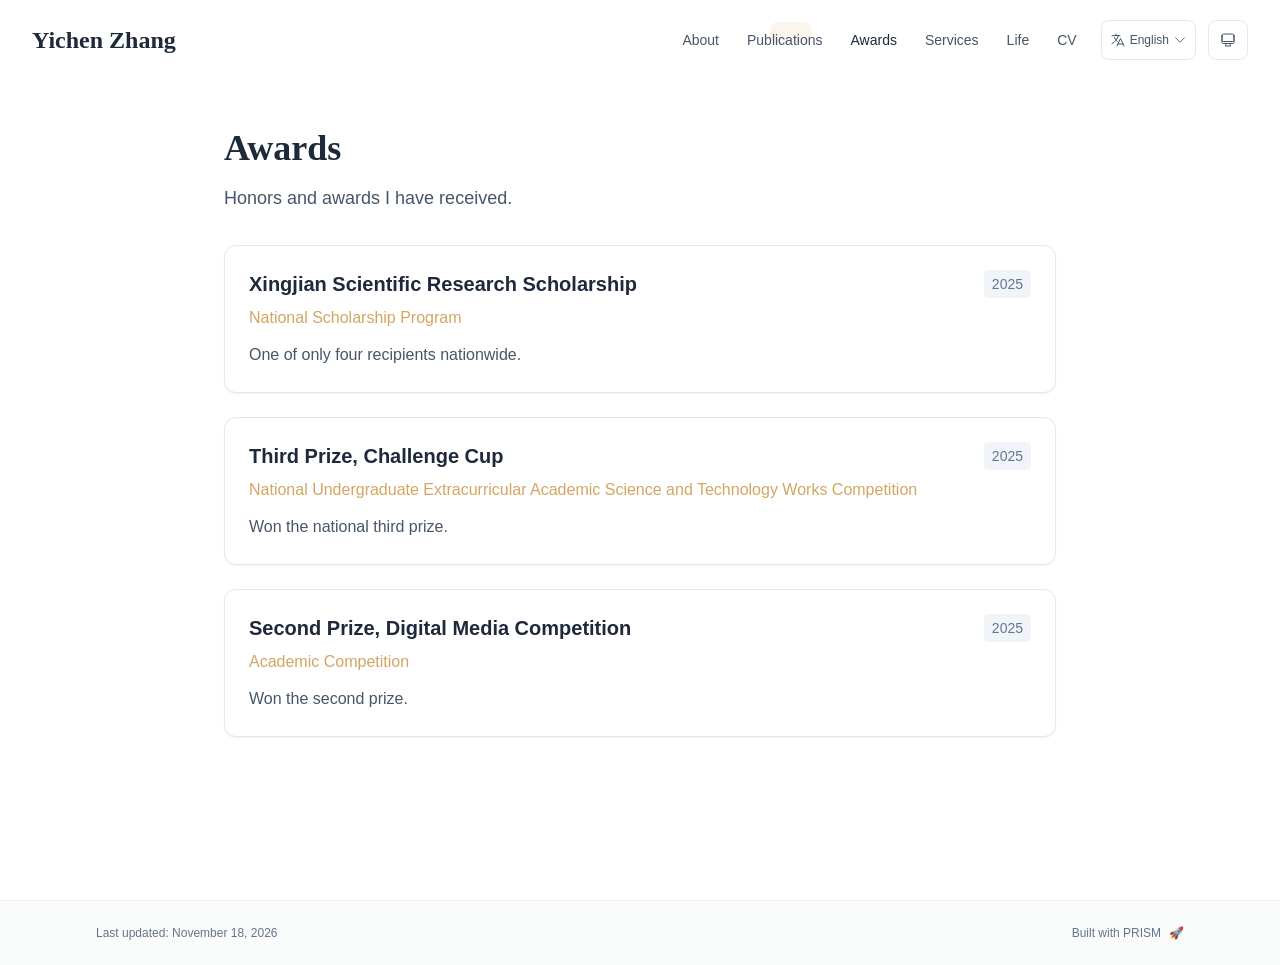
<file: awards/index.html>
<!DOCTYPE html><!--okG5sV32KnriPS3_ojCJf--><html lang="en" class="scroll-smooth"><head><meta charSet="utf-8"/><meta name="viewport" content="width=device-width, initial-scale=1"/><link rel="stylesheet" href="/_next/static/css/7367860f892c9978.css" data-precedence="next"/><link rel="preload" as="script" fetchPriority="low" href="/_next/static/chunks/webpack-084ae6d53f03b7b3.js"/><script src="/_next/static/chunks/4bd1b696-c023c6e3521b1417.js" async=""></script><script src="/_next/static/chunks/255-dda36e826969d334.js" async=""></script><script src="/_next/static/chunks/main-app-2b2f326b48d2e376.js" async=""></script><script src="/_next/static/chunks/85-d1d78ccef7f123a3.js" async=""></script><script src="/_next/static/chunks/619-9168df9c2a29b74b.js" async=""></script><script src="/_next/static/chunks/972-70bf728a26c0f54e.js" async=""></script><script src="/_next/static/chunks/app/layout-87ddd7c00fabb645.js" async=""></script><script src="/_next/static/chunks/140-9014bc38c4061ade.js" async=""></script><script src="/_next/static/chunks/681-e8d9799011325ae3.js" async=""></script><script src="/_next/static/chunks/app/%5Bslug%5D/page-9b47b17f2dbf87f0.js" async=""></script><link rel="icon" href="/favicon.png" type="image/png"/><link rel="dns-prefetch" href="https://jialeliu.com"/><link rel="preconnect" href="https://jialeliu.com" crossorigin=""/><link rel="preload" as="font" type="font/woff2" href="https://jialeliu.com/fonts/georgiab.woff2" crossorigin=""/><title>Awards | Yichen Zhang</title><meta name="description" content="Honors and awards I have received."/><meta name="author" content="Yichen Zhang"/><meta name="keywords" content="Yichen Zhang,Master&#x27;s Student,Robotics,Research,Southeast University"/><meta name="creator" content="Yichen Zhang"/><meta name="publisher" content="Yichen Zhang"/><meta property="og:title" content="Yichen Zhang"/><meta property="og:description" content="Yichen Zhang, a master&#x27;s student at Southeast University and an intern at Galbot in Suzhou, researching force and tactile sensing for dexterous robotic manipulation and generalist robot manipulation models."/><meta property="og:site_name" content="Yichen Zhang&#x27;s Academic Website"/><meta property="og:locale" content="en_US"/><meta property="og:type" content="website"/><meta name="twitter:card" content="summary"/><meta name="twitter:title" content="Yichen Zhang"/><meta name="twitter:description" content="Yichen Zhang, a master&#x27;s student at Southeast University and an intern at Galbot in Suzhou, researching force and tactile sensing for dexterous robotic manipulation and generalist robot manipulation models."/><link rel="icon" href="/favicon.png"/><script>
              try {
                const theme = localStorage.getItem('theme-storage');
                const parsed = theme ? JSON.parse(theme) : null;
                const setting = parsed?.state?.theme || 'system';
                const prefersDark = typeof window !== 'undefined' && window.matchMedia && window.matchMedia('(prefers-color-scheme: dark)').matches;
                const effective = setting === 'dark' ? 'dark' : (setting === 'light' ? 'light' : (prefersDark ? 'dark' : 'light'));
                var root = document.documentElement;
                root.classList.add(effective);
                root.setAttribute('data-theme', effective);
              } catch (e) {
                var root = document.documentElement;
                root.classList.add('light');
                root.setAttribute('data-theme', 'light');
              }
            </script><script>
    try {
      const cfg = {"enabled":true,"locales":["zh","en"],"defaultLocale":"en","mode":"fixed","fixedLocale":"en","persist":true,"switcher":true,"labels":{"zh":"中文","en":"English"}};
      const storageKey = 'locale-storage';
      const normalize = (value) => typeof value === 'string' ? value.trim().replace('_', '-').toLowerCase() : '';
      const matchLocale = (candidate) => {
        const normalized = normalize(candidate);
        if (!normalized) return null;
        if (cfg.locales.includes(normalized)) return normalized;
        const language = normalized.split('-')[0];
        if (cfg.locales.includes(language)) return language;
        return null;
      };

      let resolved = null;

      if (cfg.persist) {
        resolved = matchLocale(localStorage.getItem(storageKey));
      }

      if (!resolved) {
        if (cfg.mode === 'fixed') {
          resolved = cfg.fixedLocale;
        } else {
          resolved = matchLocale(navigator.language);
        }
      }

      if (!resolved) {
        resolved = cfg.defaultLocale;
      }

      const root = document.documentElement;
      root.lang = resolved;
      root.setAttribute('data-locale', resolved);

      if (cfg.persist) {
        localStorage.setItem(storageKey, resolved);
      }
    } catch (e) {
      const root = document.documentElement;
      root.lang = 'en';
      root.setAttribute('data-locale', 'en');
    }
  </script><script src="/_next/static/chunks/polyfills-42372ed130431b0a.js" noModule=""></script></head><body class="font-sans antialiased"><div hidden=""><!--$--><!--/$--></div><div style="visibility:hidden"><nav class="fixed top-0 left-0 right-0 z-50" data-headlessui-state=""><div class="transition-all duration-300 ease-out bg-transparent" style="transform:translateY(-100px)"><div class="max-w-7xl mx-auto px-4 sm:px-6 lg:px-8"><div class="flex justify-between items-center h-16 lg:h-20"><div class="flex-shrink-0" tabindex="0"><a class="text-xl lg:text-2xl font-serif font-semibold text-primary hover:text-accent transition-colors duration-200" href="/">Yichen Zhang</a></div><div class="hidden lg:block"><div class="ml-10 flex items-center space-x-3"><div class="relative flex items-baseline space-x-1"><a data-nav-href="/" class="relative px-3 py-2 text-sm font-medium rounded-lg transition-colors duration-150 text-neutral-600" href="/">About</a><a data-nav-href="/publications" class="relative px-3 py-2 text-sm font-medium rounded-lg transition-colors duration-150 text-neutral-600" href="/publications/">Publications</a><a data-nav-href="/awards" class="relative px-3 py-2 text-sm font-medium rounded-lg transition-colors duration-150 text-primary" href="/awards/">Awards</a><a data-nav-href="/services" class="relative px-3 py-2 text-sm font-medium rounded-lg transition-colors duration-150 text-neutral-600" href="/services/">Services</a><a data-nav-href="/teaching" class="relative px-3 py-2 text-sm font-medium rounded-lg transition-colors duration-150 text-neutral-600" href="/teaching/">Life</a><a data-nav-href="/cv" class="relative px-3 py-2 text-sm font-medium rounded-lg transition-colors duration-150 text-neutral-600" href="/cv/">CV</a></div><div class="flex items-center justify-center w-14 h-10 rounded-lg border border-neutral-200 dark:border-[rgba(148,163,184,0.24)] bg-background dark:bg-neutral-800"><div class="w-6 h-4 rounded bg-neutral-300 animate-pulse"></div></div><div class="flex items-center justify-center w-10 h-10 rounded-lg border border-neutral-200 dark:border-[rgba(148,163,184,0.24)] bg-background dark:bg-neutral-800"><div class="w-4 h-4 rounded-full bg-neutral-300 animate-pulse"></div></div></div></div><div class="lg:hidden flex items-center space-x-2"><div class="flex items-center justify-center w-14 h-10 rounded-lg border border-neutral-200 dark:border-[rgba(148,163,184,0.24)] bg-background dark:bg-neutral-800"><div class="w-6 h-4 rounded bg-neutral-300 animate-pulse"></div></div><div class="flex items-center justify-center w-10 h-10 rounded-lg border border-neutral-200 dark:border-[rgba(148,163,184,0.24)] bg-background dark:bg-neutral-800"><div class="w-4 h-4 rounded-full bg-neutral-300 animate-pulse"></div></div><button class="inline-flex items-center justify-center p-2 rounded-md text-neutral-600 hover:text-primary hover:bg-neutral-100 dark:hover:bg-neutral-800 focus:outline-none focus:ring-2 focus:ring-inset focus:ring-accent transition-colors duration-200" id="headlessui-disclosure-button-_R_7pdb_" type="button" aria-expanded="false" data-headlessui-state=""><span class="sr-only">Open main menu</span><div><svg xmlns="http://www.w3.org/2000/svg" fill="none" viewBox="0 0 24 24" stroke-width="1.5" stroke="currentColor" aria-hidden="true" data-slot="icon" class="block h-6 w-6"><path stroke-linecap="round" stroke-linejoin="round" d="M3.75 6.75h16.5M3.75 12h16.5m-16.5 5.25h16.5"></path></svg></div></button></div></div></div></div></nav><main class="min-h-screen pt-16 lg:pt-20"><div class="max-w-4xl mx-auto px-4 sm:px-6 lg:px-8 py-12"><div style="opacity:0;transform:translateY(20px)"><div class="mb-8"><h1 class="text-4xl font-serif font-bold text-primary mb-4">Awards</h1><div class="text-lg text-neutral-600 dark:text-neutral-500 max-w-2xl leading-relaxed"><p class="mb-3 last:mb-0">Honors and awards I have received.</p></div></div><div class="grid gap-6"><div style="opacity:0;transform:translateY(20px)"><div class="bg-white dark:bg-neutral-900 p-6 rounded-xl shadow-sm border border-neutral-200 dark:border-neutral-800 hover:shadow-lg transition-all duration-200 hover:scale-[1.01] "><div class="flex justify-between items-start mb-2"><h3 class="text-xl font-semibold text-primary">Xingjian Scientific Research Scholarship</h3><span class="text-sm text-neutral-500 font-medium bg-neutral-100 dark:bg-neutral-800 px-2 py-1 rounded">2025</span></div><p class="text-base text-accent font-medium mb-3">National Scholarship Program</p><div class="text-base text-neutral-600 dark:text-neutral-500 leading-relaxed"><p class="mb-3 last:mb-0">One of only four recipients nationwide.</p></div></div></div><div style="opacity:0;transform:translateY(20px)"><div class="bg-white dark:bg-neutral-900 p-6 rounded-xl shadow-sm border border-neutral-200 dark:border-neutral-800 hover:shadow-lg transition-all duration-200 hover:scale-[1.01] "><div class="flex justify-between items-start mb-2"><h3 class="text-xl font-semibold text-primary">Third Prize, Challenge Cup</h3><span class="text-sm text-neutral-500 font-medium bg-neutral-100 dark:bg-neutral-800 px-2 py-1 rounded">2025</span></div><p class="text-base text-accent font-medium mb-3">National Undergraduate Extracurricular Academic Science and Technology Works Competition</p><div class="text-base text-neutral-600 dark:text-neutral-500 leading-relaxed"><p class="mb-3 last:mb-0">Won the national third prize.</p></div></div></div><div style="opacity:0;transform:translateY(20px)"><div class="bg-white dark:bg-neutral-900 p-6 rounded-xl shadow-sm border border-neutral-200 dark:border-neutral-800 hover:shadow-lg transition-all duration-200 hover:scale-[1.01] "><div class="flex justify-between items-start mb-2"><h3 class="text-xl font-semibold text-primary">Second Prize, Digital Media Competition</h3><span class="text-sm text-neutral-500 font-medium bg-neutral-100 dark:bg-neutral-800 px-2 py-1 rounded">2025</span></div><p class="text-base text-accent font-medium mb-3">Academic Competition</p><div class="text-base text-neutral-600 dark:text-neutral-500 leading-relaxed"><p class="mb-3 last:mb-0">Won the second prize.</p></div></div></div></div></div></div><!--$--><!--/$--></main><footer class="border-t border-neutral-200/50 bg-neutral-50/50 dark:bg-neutral-900/50 dark:border-neutral-700/50"><div class="max-w-6xl mx-auto px-4 sm:px-6 lg:px-8 py-6"><div class="flex flex-col sm:flex-row justify-between items-center gap-2"><p class="text-xs text-neutral-500">Last updated<!-- -->: <!-- -->November 18, 2026</p><p class="text-xs text-neutral-500 flex items-center"><a href="https://github.com/xyjoey/PRISM" target="_blank" rel="noopener noreferrer">Built with PRISM</a><span class="ml-2">🚀</span></p></div></div></footer></div><script src="/_next/static/chunks/webpack-084ae6d53f03b7b3.js" id="_R_" async=""></script><script>(self.__next_f=self.__next_f||[]).push([0])</script><script>self.__next_f.push([1,"1:\"$Sreact.fragment\"\n3:I[7558,[\"85\",\"static/chunks/85-d1d78ccef7f123a3.js\",\"619\",\"static/chunks/619-9168df9c2a29b74b.js\",\"972\",\"static/chunks/972-70bf728a26c0f54e.js\",\"177\",\"static/chunks/app/layout-87ddd7c00fabb645.js\"],\"ThemeProvider\"]\n4:I[611,[\"85\",\"static/chunks/85-d1d78ccef7f123a3.js\",\"619\",\"static/chunks/619-9168df9c2a29b74b.js\",\"972\",\"static/chunks/972-70bf728a26c0f54e.js\",\"177\",\"static/chunks/app/layout-87ddd7c00fabb645.js\"],\"LocaleProvider\"]\n5:I[552,[\"85\",\"static/chunks/85-d1d78ccef7f123a3.js\",\"619\",\"static/chunks/619-9168df9c2a29b74b.js\",\"972\",\"static/chunks/972-70bf728a26c0f54e.js\",\"177\",\"static/chunks/app/layout-87ddd7c00fabb645.js\"],\"default\"]\nb:I[7150,[],\"\"]\n:HL[\"/_next/static/css/7367860f892c9978.css\",\"style\"]\n2:T591,"])</script><script>self.__next_f.push([1,"\n    try {\n      const cfg = {\"enabled\":true,\"locales\":[\"zh\",\"en\"],\"defaultLocale\":\"en\",\"mode\":\"fixed\",\"fixedLocale\":\"en\",\"persist\":true,\"switcher\":true,\"labels\":{\"zh\":\"中文\",\"en\":\"English\"}};\n      const storageKey = 'locale-storage';\n      const normalize = (value) =\u003e typeof value === 'string' ? value.trim().replace('_', '-').toLowerCase() : '';\n      const matchLocale = (candidate) =\u003e {\n        const normalized = normalize(candidate);\n        if (!normalized) return null;\n        if (cfg.locales.includes(normalized)) return normalized;\n        const language = normalized.split('-')[0];\n        if (cfg.locales.includes(language)) return language;\n        return null;\n      };\n\n      let resolved = null;\n\n      if (cfg.persist) {\n        resolved = matchLocale(localStorage.getItem(storageKey));\n      }\n\n      if (!resolved) {\n        if (cfg.mode === 'fixed') {\n          resolved = cfg.fixedLocale;\n        } else {\n          resolved = matchLocale(navigator.language);\n        }\n      }\n\n      if (!resolved) {\n        resolved = cfg.defaultLocale;\n      }\n\n      const root = document.documentElement;\n      root.lang = resolved;\n      root.setAttribute('data-locale', resolved);\n\n      if (cfg.persist) {\n        localStorage.setItem(storageKey, resolved);\n      }\n    } catch (e) {\n      const root = document.documentElement;\n      root.lang = 'en';\n      root.setAttribute('data-locale', 'en');\n    }\n  "])</script><script>self.__next_f.push([1,"0:{\"P\":null,\"b\":\"okG5sV32KnriPS3_ojCJf\",\"p\":\"\",\"c\":[\"\",\"awards\",\"\"],\"i\":false,\"f\":[[[\"\",{\"children\":[[\"slug\",\"awards\",\"d\"],{\"children\":[\"__PAGE__\",{}]}]},\"$undefined\",\"$undefined\",true],[\"\",[\"$\",\"$1\",\"c\",{\"children\":[[[\"$\",\"link\",\"0\",{\"rel\":\"stylesheet\",\"href\":\"/_next/static/css/7367860f892c9978.css\",\"precedence\":\"next\",\"crossOrigin\":\"$undefined\",\"nonce\":\"$undefined\"}]],[\"$\",\"html\",null,{\"lang\":\"en\",\"className\":\"scroll-smooth\",\"suppressHydrationWarning\":true,\"children\":[[\"$\",\"head\",null,{\"children\":[[\"$\",\"link\",null,{\"rel\":\"icon\",\"href\":\"/favicon.png\",\"type\":\"image/png\"}],[\"$\",\"link\",null,{\"rel\":\"dns-prefetch\",\"href\":\"https://jialeliu.com\"}],[\"$\",\"link\",null,{\"rel\":\"preconnect\",\"href\":\"https://jialeliu.com\",\"crossOrigin\":\"\"}],[\"$\",\"link\",null,{\"rel\":\"preload\",\"as\":\"font\",\"type\":\"font/woff2\",\"href\":\"https://jialeliu.com/fonts/georgiab.woff2\",\"crossOrigin\":\"\"}],[\"$\",\"script\",null,{\"suppressHydrationWarning\":true,\"dangerouslySetInnerHTML\":{\"__html\":\"\\n              try {\\n                const theme = localStorage.getItem('theme-storage');\\n                const parsed = theme ? JSON.parse(theme) : null;\\n                const setting = parsed?.state?.theme || 'system';\\n                const prefersDark = typeof window !== 'undefined' \u0026\u0026 window.matchMedia \u0026\u0026 window.matchMedia('(prefers-color-scheme: dark)').matches;\\n                const effective = setting === 'dark' ? 'dark' : (setting === 'light' ? 'light' : (prefersDark ? 'dark' : 'light'));\\n                var root = document.documentElement;\\n                root.classList.add(effective);\\n                root.setAttribute('data-theme', effective);\\n              } catch (e) {\\n                var root = document.documentElement;\\n                root.classList.add('light');\\n                root.setAttribute('data-theme', 'light');\\n              }\\n            \"}}],[\"$\",\"script\",null,{\"suppressHydrationWarning\":true,\"dangerouslySetInnerHTML\":{\"__html\":\"$2\"}}]]}],[\"$\",\"body\",null,{\"className\":\"font-sans antialiased\",\"children\":[\"$\",\"$L3\",null,{\"children\":[\"$\",\"$L4\",null,{\"config\":{\"enabled\":true,\"locales\":[\"zh\",\"en\"],\"defaultLocale\":\"en\",\"mode\":\"fixed\",\"fixedLocale\":\"en\",\"persist\":true,\"switcher\":true,\"labels\":{\"zh\":\"中文\",\"en\":\"English\"}},\"children\":[[\"$\",\"$L5\",null,{\"items\":[{\"title\":\"About\",\"type\":\"page\",\"target\":\"about\",\"href\":\"/\"},{\"title\":\"Publications\",\"type\":\"page\",\"target\":\"publications\",\"href\":\"/publications\"},{\"title\":\"Awards\",\"type\":\"page\",\"target\":\"awards\",\"href\":\"/awards\"},{\"title\":\"Services\",\"type\":\"page\",\"target\":\"services\",\"href\":\"/services\"},{\"title\":\"Life\",\"type\":\"page\",\"target\":\"teaching\",\"href\":\"/teaching\"},{\"title\":\"CV\",\"type\":\"page\",\"target\":\"cv\",\"href\":\"/cv\"}],\"siteTitle\":\"Yichen Zhang\",\"enableOnePageMode\":false,\"i18n\":\"$0:f:0:1:1:props:children:1:props:children:1:props:children:props:children:props:config\",\"itemsByLocale\":{\"zh\":[{\"title\":\"关于我\",\"type\":\"page\",\"target\":\"about\",\"href\":\"/\"},{\"title\":\"论文\",\"type\":\"page\",\"target\":\"publications\",\"href\":\"/publications\"},{\"title\":\"奖项\",\"type\":\"page\",\"target\":\"awards\",\"href\":\"/awards\"},{\"title\":\"服务\",\"type\":\"page\",\"target\":\"services\",\"href\":\"/services\"},{\"title\":\"生活\",\"type\":\"page\",\"target\":\"teaching\",\"href\":\"/teaching\"},{\"title\":\"简历\",\"type\":\"page\",\"target\":\"cv\",\"href\":\"/cv\"}],\"en\":[{\"title\":\"About\",\"type\":\"page\",\"target\":\"about\",\"href\":\"/\"},{\"title\":\"Publications\",\"type\":\"page\",\"target\":\"publications\",\"href\":\"/publications\"},{\"title\":\"Awards\",\"type\":\"page\",\"target\":\"awards\",\"href\":\"/awards\"},{\"title\":\"Services\",\"type\":\"page\",\"target\":\"services\",\"href\":\"/services\"},{\"title\":\"Life\",\"type\":\"page\",\"target\":\"teaching\",\"href\":\"/teaching\"},{\"title\":\"CV\",\"type\":\"page\",\"target\":\"cv\",\"href\":\"/cv\"}]},\"siteTitleByLocale\":{\"zh\":\"张艺晨\",\"en\":\"Yichen Zhang\"}}],\"$L6\",\"$L7\"]}]}]}]]}]]}],{\"children\":[[\"slug\",\"awards\",\"d\"],\"$L8\",{\"children\":[\"__PAGE__\",\"$L9\",{},null,false]},null,false]},null,false],\"$La\",false]],\"m\":\"$undefined\",\"G\":[\"$b\",[]],\"s\":false,\"S\":true}\n"])</script><script>self.__next_f.push([1,"c:I[9766,[],\"\"]\nd:I[8924,[],\"\"]\ne:I[7923,[\"85\",\"static/chunks/85-d1d78ccef7f123a3.js\",\"619\",\"static/chunks/619-9168df9c2a29b74b.js\",\"972\",\"static/chunks/972-70bf728a26c0f54e.js\",\"177\",\"static/chunks/app/layout-87ddd7c00fabb645.js\"],\"default\"]\n10:I[4431,[],\"OutletBoundary\"]\n12:I[5278,[],\"AsyncMetadataOutlet\"]\n14:I[4431,[],\"ViewportBoundary\"]\n16:I[4431,[],\"MetadataBoundary\"]\n17:\"$Sreact.suspense\"\n"])</script><script>self.__next_f.push([1,"6:[\"$\",\"main\",null,{\"className\":\"min-h-screen pt-16 lg:pt-20\",\"children\":[\"$\",\"$Lc\",null,{\"parallelRouterKey\":\"children\",\"error\":\"$undefined\",\"errorStyles\":\"$undefined\",\"errorScripts\":\"$undefined\",\"template\":[\"$\",\"$Ld\",null,{}],\"templateStyles\":\"$undefined\",\"templateScripts\":\"$undefined\",\"notFound\":[[[\"$\",\"title\",null,{\"children\":\"404: This page could not be found.\"}],[\"$\",\"div\",null,{\"style\":{\"fontFamily\":\"system-ui,\\\"Segoe UI\\\",Roboto,Helvetica,Arial,sans-serif,\\\"Apple Color Emoji\\\",\\\"Segoe UI Emoji\\\"\",\"height\":\"100vh\",\"textAlign\":\"center\",\"display\":\"flex\",\"flexDirection\":\"column\",\"alignItems\":\"center\",\"justifyContent\":\"center\"},\"children\":[\"$\",\"div\",null,{\"children\":[[\"$\",\"style\",null,{\"dangerouslySetInnerHTML\":{\"__html\":\"body{color:#000;background:#fff;margin:0}.next-error-h1{border-right:1px solid rgba(0,0,0,.3)}@media (prefers-color-scheme:dark){body{color:#fff;background:#000}.next-error-h1{border-right:1px solid rgba(255,255,255,.3)}}\"}}],[\"$\",\"h1\",null,{\"className\":\"next-error-h1\",\"style\":{\"display\":\"inline-block\",\"margin\":\"0 20px 0 0\",\"padding\":\"0 23px 0 0\",\"fontSize\":24,\"fontWeight\":500,\"verticalAlign\":\"top\",\"lineHeight\":\"49px\"},\"children\":404}],[\"$\",\"div\",null,{\"style\":{\"display\":\"inline-block\"},\"children\":[\"$\",\"h2\",null,{\"style\":{\"fontSize\":14,\"fontWeight\":400,\"lineHeight\":\"49px\",\"margin\":0},\"children\":\"This page could not be found.\"}]}]]}]}]],[]],\"forbidden\":\"$undefined\",\"unauthorized\":\"$undefined\"}]}]\n"])</script><script>self.__next_f.push([1,"7:[\"$\",\"$Le\",null,{\"lastUpdated\":\"November 18, 2026\",\"lastUpdatedByLocale\":{\"zh\":\"2026年11月18日\",\"en\":\"November 18, 2026\"},\"defaultLocale\":\"en\"}]\n8:[\"$\",\"$1\",\"c\",{\"children\":[null,[\"$\",\"$Lc\",null,{\"parallelRouterKey\":\"children\",\"error\":\"$undefined\",\"errorStyles\":\"$undefined\",\"errorScripts\":\"$undefined\",\"template\":[\"$\",\"$Ld\",null,{}],\"templateStyles\":\"$undefined\",\"templateScripts\":\"$undefined\",\"notFound\":\"$undefined\",\"forbidden\":\"$undefined\",\"unauthorized\":\"$undefined\"}]]}]\n9:[\"$\",\"$1\",\"c\",{\"children\":[\"$Lf\",null,[\"$\",\"$L10\",null,{\"children\":[\"$L11\",[\"$\",\"$L12\",null,{\"promise\":\"$@13\"}]]}]]}]\na:[\"$\",\"$1\",\"h\",{\"children\":[null,[[\"$\",\"$L14\",null,{\"children\":\"$L15\"}],null],[\"$\",\"$L16\",null,{\"children\":[\"$\",\"div\",null,{\"hidden\":true,\"children\":[\"$\",\"$17\",null,{\"fallback\":null,\"children\":\"$L18\"}]}]}]]}]\n"])</script><script>self.__next_f.push([1,"19:I[5421,[\"85\",\"static/chunks/85-d1d78ccef7f123a3.js\",\"140\",\"static/chunks/140-9014bc38c4061ade.js\",\"681\",\"static/chunks/681-e8d9799011325ae3.js\",\"182\",\"static/chunks/app/%5Bslug%5D/page-9b47b17f2dbf87f0.js\"],\"default\"]\n"])</script><script>self.__next_f.push([1,"f:[\"$\",\"$L19\",null,{\"dataByLocale\":{\"zh\":{\"type\":\"card\",\"config\":{\"type\":\"card\",\"title\":\"奖项\",\"description\":\"我获得的荣誉与奖项。\",\"items\":[{\"title\":\"星箭科研奖学金\",\"subtitle\":\"国家级奖学金项目\",\"date\":\"2025\",\"content\":\"院系本科生仅四位获奖者。\"},{\"title\":\"挑战杯全国大学生课外学术科技作品竞赛三等奖\",\"subtitle\":\"国家级竞赛\",\"date\":\"2025\",\"content\":\"获全国三等奖。\"},{\"title\":\"数字媒体竞赛二等奖\",\"subtitle\":\"学科竞赛\",\"date\":\"2025\",\"content\":\"全国二等奖。\"}]}},\"en\":{\"type\":\"card\",\"config\":{\"type\":\"card\",\"title\":\"Awards\",\"description\":\"Honors and awards I have received.\",\"items\":[{\"title\":\"Xingjian Scientific Research Scholarship\",\"subtitle\":\"National Scholarship Program\",\"date\":\"2025\",\"content\":\"One of only four recipients nationwide.\"},{\"title\":\"Third Prize, Challenge Cup\",\"subtitle\":\"National Undergraduate Extracurricular Academic Science and Technology Works Competition\",\"date\":\"2025\",\"content\":\"Won the national third prize.\"},{\"title\":\"Second Prize, Digital Media Competition\",\"subtitle\":\"Academic Competition\",\"date\":\"2025\",\"content\":\"Won the second prize.\"}]}}},\"defaultLocale\":\"en\"}]\n"])</script><script>self.__next_f.push([1,"15:[[\"$\",\"meta\",\"0\",{\"charSet\":\"utf-8\"}],[\"$\",\"meta\",\"1\",{\"name\":\"viewport\",\"content\":\"width=device-width, initial-scale=1\"}]]\n11:null\n"])</script><script>self.__next_f.push([1,"1a:I[622,[],\"IconMark\"]\n"])</script><script>self.__next_f.push([1,"13:{\"metadata\":[[\"$\",\"title\",\"0\",{\"children\":\"Awards | Yichen Zhang\"}],[\"$\",\"meta\",\"1\",{\"name\":\"description\",\"content\":\"Honors and awards I have received.\"}],[\"$\",\"meta\",\"2\",{\"name\":\"author\",\"content\":\"Yichen Zhang\"}],[\"$\",\"meta\",\"3\",{\"name\":\"keywords\",\"content\":\"Yichen Zhang,Master's Student,Robotics,Research,Southeast University\"}],[\"$\",\"meta\",\"4\",{\"name\":\"creator\",\"content\":\"Yichen Zhang\"}],[\"$\",\"meta\",\"5\",{\"name\":\"publisher\",\"content\":\"Yichen Zhang\"}],[\"$\",\"meta\",\"6\",{\"property\":\"og:title\",\"content\":\"Yichen Zhang\"}],[\"$\",\"meta\",\"7\",{\"property\":\"og:description\",\"content\":\"Yichen Zhang, a master's student at Southeast University and an intern at Galbot in Suzhou, researching force and tactile sensing for dexterous robotic manipulation and generalist robot manipulation models.\"}],[\"$\",\"meta\",\"8\",{\"property\":\"og:site_name\",\"content\":\"Yichen Zhang's Academic Website\"}],[\"$\",\"meta\",\"9\",{\"property\":\"og:locale\",\"content\":\"en_US\"}],[\"$\",\"meta\",\"10\",{\"property\":\"og:type\",\"content\":\"website\"}],[\"$\",\"meta\",\"11\",{\"name\":\"twitter:card\",\"content\":\"summary\"}],[\"$\",\"meta\",\"12\",{\"name\":\"twitter:title\",\"content\":\"Yichen Zhang\"}],[\"$\",\"meta\",\"13\",{\"name\":\"twitter:description\",\"content\":\"Yichen Zhang, a master's student at Southeast University and an intern at Galbot in Suzhou, researching force and tactile sensing for dexterous robotic manipulation and generalist robot manipulation models.\"}],[\"$\",\"link\",\"14\",{\"rel\":\"icon\",\"href\":\"/favicon.png\"}],[\"$\",\"$L1a\",\"15\",{}]],\"error\":null,\"digest\":\"$undefined\"}\n"])</script><script>self.__next_f.push([1,"18:\"$13:metadata\"\n"])</script></body></html>
</file>
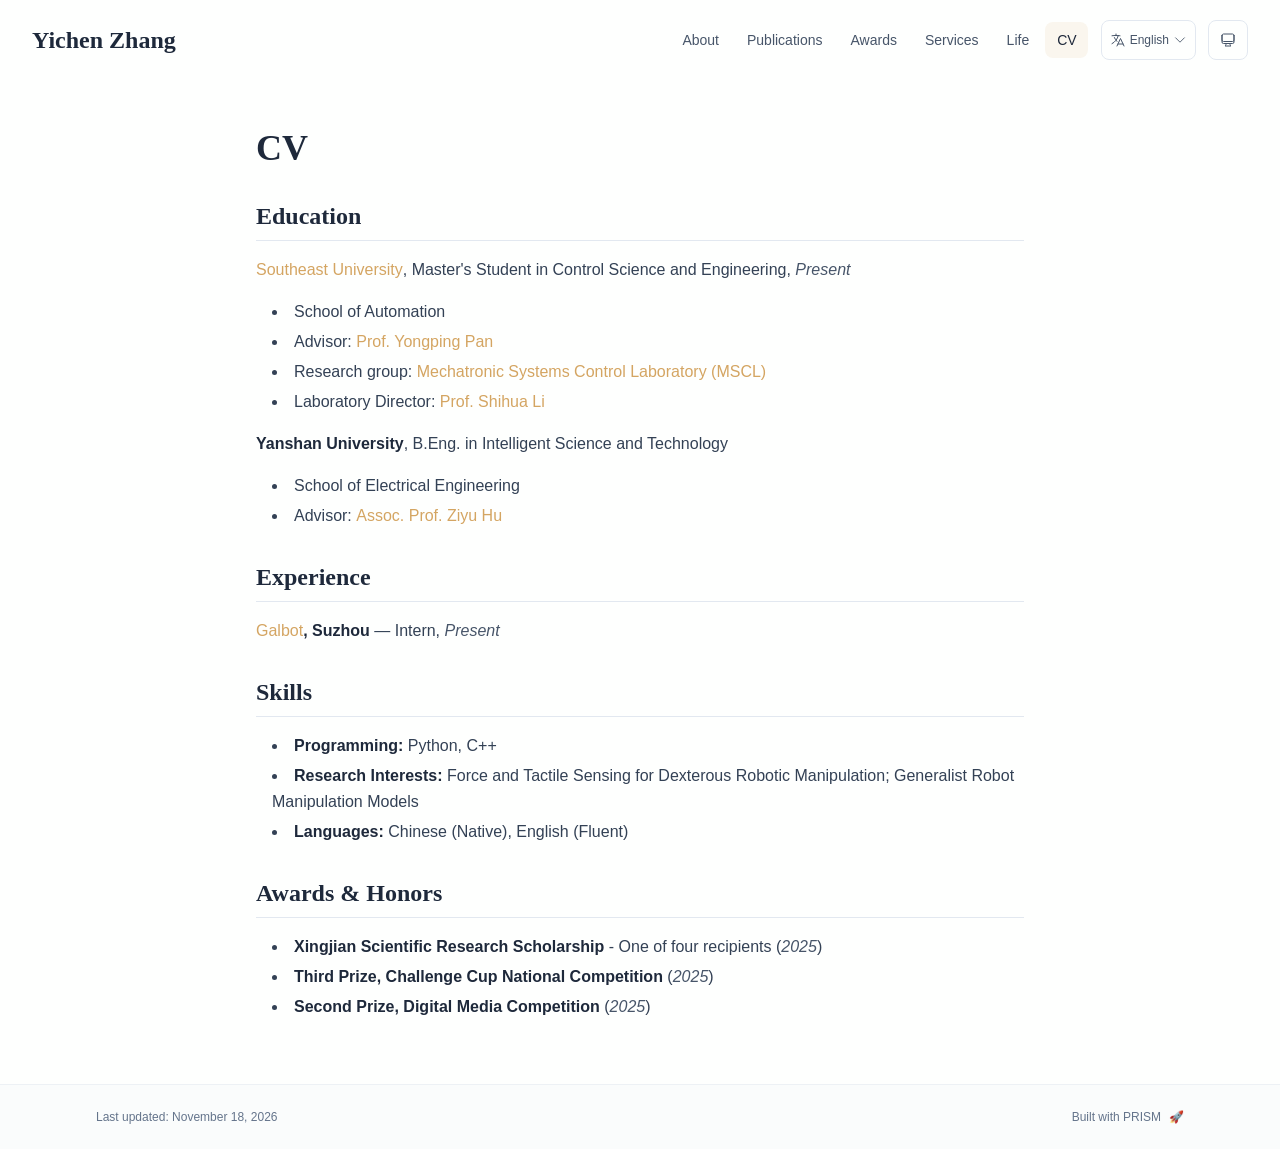
<file: cv/index.html>
<!DOCTYPE html><!--okG5sV32KnriPS3_ojCJf--><html lang="en" class="scroll-smooth"><head><meta charSet="utf-8"/><meta name="viewport" content="width=device-width, initial-scale=1"/><link rel="stylesheet" href="/_next/static/css/7367860f892c9978.css" data-precedence="next"/><link rel="preload" as="script" fetchPriority="low" href="/_next/static/chunks/webpack-084ae6d53f03b7b3.js"/><script src="/_next/static/chunks/4bd1b696-c023c6e3521b1417.js" async=""></script><script src="/_next/static/chunks/255-dda36e826969d334.js" async=""></script><script src="/_next/static/chunks/main-app-2b2f326b48d2e376.js" async=""></script><script src="/_next/static/chunks/85-d1d78ccef7f123a3.js" async=""></script><script src="/_next/static/chunks/619-9168df9c2a29b74b.js" async=""></script><script src="/_next/static/chunks/972-70bf728a26c0f54e.js" async=""></script><script src="/_next/static/chunks/app/layout-87ddd7c00fabb645.js" async=""></script><script src="/_next/static/chunks/140-9014bc38c4061ade.js" async=""></script><script src="/_next/static/chunks/681-e8d9799011325ae3.js" async=""></script><script src="/_next/static/chunks/app/%5Bslug%5D/page-9b47b17f2dbf87f0.js" async=""></script><link rel="icon" href="/favicon.png" type="image/png"/><link rel="dns-prefetch" href="https://jialeliu.com"/><link rel="preconnect" href="https://jialeliu.com" crossorigin=""/><link rel="preload" as="font" type="font/woff2" href="https://jialeliu.com/fonts/georgiab.woff2" crossorigin=""/><title>CV | Yichen Zhang</title><meta name="author" content="Yichen Zhang"/><meta name="keywords" content="Yichen Zhang,Master&#x27;s Student,Robotics,Research,Southeast University"/><meta name="creator" content="Yichen Zhang"/><meta name="publisher" content="Yichen Zhang"/><meta property="og:title" content="Yichen Zhang"/><meta property="og:description" content="Yichen Zhang, a master&#x27;s student at Southeast University and an intern at Galbot in Suzhou, researching force and tactile sensing for dexterous robotic manipulation and generalist robot manipulation models."/><meta property="og:site_name" content="Yichen Zhang&#x27;s Academic Website"/><meta property="og:locale" content="en_US"/><meta property="og:type" content="website"/><meta name="twitter:card" content="summary"/><meta name="twitter:title" content="Yichen Zhang"/><meta name="twitter:description" content="Yichen Zhang, a master&#x27;s student at Southeast University and an intern at Galbot in Suzhou, researching force and tactile sensing for dexterous robotic manipulation and generalist robot manipulation models."/><link rel="icon" href="/favicon.png"/><script>
              try {
                const theme = localStorage.getItem('theme-storage');
                const parsed = theme ? JSON.parse(theme) : null;
                const setting = parsed?.state?.theme || 'system';
                const prefersDark = typeof window !== 'undefined' && window.matchMedia && window.matchMedia('(prefers-color-scheme: dark)').matches;
                const effective = setting === 'dark' ? 'dark' : (setting === 'light' ? 'light' : (prefersDark ? 'dark' : 'light'));
                var root = document.documentElement;
                root.classList.add(effective);
                root.setAttribute('data-theme', effective);
              } catch (e) {
                var root = document.documentElement;
                root.classList.add('light');
                root.setAttribute('data-theme', 'light');
              }
            </script><script>
    try {
      const cfg = {"enabled":true,"locales":["zh","en"],"defaultLocale":"en","mode":"fixed","fixedLocale":"en","persist":true,"switcher":true,"labels":{"zh":"中文","en":"English"}};
      const storageKey = 'locale-storage';
      const normalize = (value) => typeof value === 'string' ? value.trim().replace('_', '-').toLowerCase() : '';
      const matchLocale = (candidate) => {
        const normalized = normalize(candidate);
        if (!normalized) return null;
        if (cfg.locales.includes(normalized)) return normalized;
        const language = normalized.split('-')[0];
        if (cfg.locales.includes(language)) return language;
        return null;
      };

      let resolved = null;

      if (cfg.persist) {
        resolved = matchLocale(localStorage.getItem(storageKey));
      }

      if (!resolved) {
        if (cfg.mode === 'fixed') {
          resolved = cfg.fixedLocale;
        } else {
          resolved = matchLocale(navigator.language);
        }
      }

      if (!resolved) {
        resolved = cfg.defaultLocale;
      }

      const root = document.documentElement;
      root.lang = resolved;
      root.setAttribute('data-locale', resolved);

      if (cfg.persist) {
        localStorage.setItem(storageKey, resolved);
      }
    } catch (e) {
      const root = document.documentElement;
      root.lang = 'en';
      root.setAttribute('data-locale', 'en');
    }
  </script><script src="/_next/static/chunks/polyfills-42372ed130431b0a.js" noModule=""></script></head><body class="font-sans antialiased"><div hidden=""><!--$--><!--/$--></div><div style="visibility:hidden"><nav class="fixed top-0 left-0 right-0 z-50" data-headlessui-state=""><div class="transition-all duration-300 ease-out bg-transparent" style="transform:translateY(-100px)"><div class="max-w-7xl mx-auto px-4 sm:px-6 lg:px-8"><div class="flex justify-between items-center h-16 lg:h-20"><div class="flex-shrink-0" tabindex="0"><a class="text-xl lg:text-2xl font-serif font-semibold text-primary hover:text-accent transition-colors duration-200" href="/">Yichen Zhang</a></div><div class="hidden lg:block"><div class="ml-10 flex items-center space-x-3"><div class="relative flex items-baseline space-x-1"><a data-nav-href="/" class="relative px-3 py-2 text-sm font-medium rounded-lg transition-colors duration-150 text-neutral-600" href="/">About</a><a data-nav-href="/publications" class="relative px-3 py-2 text-sm font-medium rounded-lg transition-colors duration-150 text-neutral-600" href="/publications/">Publications</a><a data-nav-href="/awards" class="relative px-3 py-2 text-sm font-medium rounded-lg transition-colors duration-150 text-neutral-600" href="/awards/">Awards</a><a data-nav-href="/services" class="relative px-3 py-2 text-sm font-medium rounded-lg transition-colors duration-150 text-neutral-600" href="/services/">Services</a><a data-nav-href="/teaching" class="relative px-3 py-2 text-sm font-medium rounded-lg transition-colors duration-150 text-neutral-600" href="/teaching/">Life</a><a data-nav-href="/cv" class="relative px-3 py-2 text-sm font-medium rounded-lg transition-colors duration-150 text-primary" href="/cv/">CV</a></div><div class="flex items-center justify-center w-14 h-10 rounded-lg border border-neutral-200 dark:border-[rgba(148,163,184,0.24)] bg-background dark:bg-neutral-800"><div class="w-6 h-4 rounded bg-neutral-300 animate-pulse"></div></div><div class="flex items-center justify-center w-10 h-10 rounded-lg border border-neutral-200 dark:border-[rgba(148,163,184,0.24)] bg-background dark:bg-neutral-800"><div class="w-4 h-4 rounded-full bg-neutral-300 animate-pulse"></div></div></div></div><div class="lg:hidden flex items-center space-x-2"><div class="flex items-center justify-center w-14 h-10 rounded-lg border border-neutral-200 dark:border-[rgba(148,163,184,0.24)] bg-background dark:bg-neutral-800"><div class="w-6 h-4 rounded bg-neutral-300 animate-pulse"></div></div><div class="flex items-center justify-center w-10 h-10 rounded-lg border border-neutral-200 dark:border-[rgba(148,163,184,0.24)] bg-background dark:bg-neutral-800"><div class="w-4 h-4 rounded-full bg-neutral-300 animate-pulse"></div></div><button class="inline-flex items-center justify-center p-2 rounded-md text-neutral-600 hover:text-primary hover:bg-neutral-100 dark:hover:bg-neutral-800 focus:outline-none focus:ring-2 focus:ring-inset focus:ring-accent transition-colors duration-200" id="headlessui-disclosure-button-_R_7pdb_" type="button" aria-expanded="false" data-headlessui-state=""><span class="sr-only">Open main menu</span><div><svg xmlns="http://www.w3.org/2000/svg" fill="none" viewBox="0 0 24 24" stroke-width="1.5" stroke="currentColor" aria-hidden="true" data-slot="icon" class="block h-6 w-6"><path stroke-linecap="round" stroke-linejoin="round" d="M3.75 6.75h16.5M3.75 12h16.5m-16.5 5.25h16.5"></path></svg></div></button></div></div></div></div></nav><main class="min-h-screen pt-16 lg:pt-20"><div class="max-w-4xl mx-auto px-4 sm:px-6 lg:px-8 py-12"><div class="max-w-3xl mx-auto" style="opacity:0;transform:translateY(20px)"><h1 class="text-4xl font-serif font-bold text-primary mb-4">CV</h1><div class="text-neutral-700 dark:text-neutral-600 leading-relaxed"><h2 class="text-2xl font-serif font-bold text-primary mt-8 mb-4 border-b border-neutral-200 dark:border-neutral-800 pb-2">Education</h2>
<p class="mb-4 last:mb-0"><strong class="font-semibold text-primary"><a href="https://www.seu.edu.cn/" node="[object Object]" target="_blank" rel="noopener noreferrer" class="text-accent font-medium transition-all duration-200 rounded hover:bg-accent/10 hover:shadow-sm">Southeast University</a></strong>, Master&#x27;s Student in Control Science and Engineering, <em class="italic text-neutral-600 dark:text-neutral-500">Present</em></p>
<ul class="list-disc list-inside mb-4 space-y-1 ml-4">
<li class="mb-1">School of Automation</li>
<li class="mb-1">Advisor: <a href="http://seumscl.com/news_Detail.asp?id=386" node="[object Object]" target="_blank" rel="noopener noreferrer" class="text-accent font-medium transition-all duration-200 rounded hover:bg-accent/10 hover:shadow-sm">Prof. Yongping Pan</a></li>
<li class="mb-1">Research group: <a href="http://seumscl.com/" node="[object Object]" target="_blank" rel="noopener noreferrer" class="text-accent font-medium transition-all duration-200 rounded hover:bg-accent/10 hover:shadow-sm">Mechatronic Systems Control Laboratory (MSCL)</a></li>
<li class="mb-1">Laboratory Director: <a href="http://seumscl.com/news_Detail.asp?id=173" node="[object Object]" target="_blank" rel="noopener noreferrer" class="text-accent font-medium transition-all duration-200 rounded hover:bg-accent/10 hover:shadow-sm">Prof. Shihua Li</a></li>
</ul>
<p class="mb-4 last:mb-0"><strong class="font-semibold text-primary">Yanshan University</strong>, B.Eng. in Intelligent Science and Technology</p>
<ul class="list-disc list-inside mb-4 space-y-1 ml-4">
<li class="mb-1">School of Electrical Engineering</li>
<li class="mb-1">Advisor: <a href="https://web.ysu.edu.cn/HZY4/zh_CN/index.htm" node="[object Object]" target="_blank" rel="noopener noreferrer" class="text-accent font-medium transition-all duration-200 rounded hover:bg-accent/10 hover:shadow-sm">Assoc. Prof. Ziyu Hu</a></li>
</ul>
<h2 class="text-2xl font-serif font-bold text-primary mt-8 mb-4 border-b border-neutral-200 dark:border-neutral-800 pb-2">Experience</h2>
<p class="mb-4 last:mb-0"><strong class="font-semibold text-primary"><a href="https://www.galbot.com/" node="[object Object]" target="_blank" rel="noopener noreferrer" class="text-accent font-medium transition-all duration-200 rounded hover:bg-accent/10 hover:shadow-sm">Galbot</a>, Suzhou</strong> — Intern, <em class="italic text-neutral-600 dark:text-neutral-500">Present</em></p>
<h2 class="text-2xl font-serif font-bold text-primary mt-8 mb-4 border-b border-neutral-200 dark:border-neutral-800 pb-2">Skills</h2>
<ul class="list-disc list-inside mb-4 space-y-1 ml-4">
<li class="mb-1"><strong class="font-semibold text-primary">Programming:</strong> Python, C++</li>
<li class="mb-1"><strong class="font-semibold text-primary">Research Interests:</strong> Force and Tactile Sensing for Dexterous Robotic Manipulation; Generalist Robot Manipulation Models</li>
<li class="mb-1"><strong class="font-semibold text-primary">Languages:</strong> Chinese (Native), English (Fluent)</li>
</ul>
<h2 class="text-2xl font-serif font-bold text-primary mt-8 mb-4 border-b border-neutral-200 dark:border-neutral-800 pb-2">Awards &amp; Honors</h2>
<ul class="list-disc list-inside mb-4 space-y-1 ml-4">
<li class="mb-1"><strong class="font-semibold text-primary">Xingjian Scientific Research Scholarship</strong> - One of four recipients (<em class="italic text-neutral-600 dark:text-neutral-500">2025</em>)</li>
<li class="mb-1"><strong class="font-semibold text-primary">Third Prize, Challenge Cup National Competition</strong> (<em class="italic text-neutral-600 dark:text-neutral-500">2025</em>)</li>
<li class="mb-1"><strong class="font-semibold text-primary">Second Prize, Digital Media Competition</strong> (<em class="italic text-neutral-600 dark:text-neutral-500">2025</em>)</li>
</ul></div></div></div><!--$--><!--/$--></main><footer class="border-t border-neutral-200/50 bg-neutral-50/50 dark:bg-neutral-900/50 dark:border-neutral-700/50"><div class="max-w-6xl mx-auto px-4 sm:px-6 lg:px-8 py-6"><div class="flex flex-col sm:flex-row justify-between items-center gap-2"><p class="text-xs text-neutral-500">Last updated<!-- -->: <!-- -->November 18, 2026</p><p class="text-xs text-neutral-500 flex items-center"><a href="https://github.com/xyjoey/PRISM" target="_blank" rel="noopener noreferrer">Built with PRISM</a><span class="ml-2">🚀</span></p></div></div></footer></div><script src="/_next/static/chunks/webpack-084ae6d53f03b7b3.js" id="_R_" async=""></script><script>(self.__next_f=self.__next_f||[]).push([0])</script><script>self.__next_f.push([1,"1:\"$Sreact.fragment\"\n3:I[7558,[\"85\",\"static/chunks/85-d1d78ccef7f123a3.js\",\"619\",\"static/chunks/619-9168df9c2a29b74b.js\",\"972\",\"static/chunks/972-70bf728a26c0f54e.js\",\"177\",\"static/chunks/app/layout-87ddd7c00fabb645.js\"],\"ThemeProvider\"]\n4:I[611,[\"85\",\"static/chunks/85-d1d78ccef7f123a3.js\",\"619\",\"static/chunks/619-9168df9c2a29b74b.js\",\"972\",\"static/chunks/972-70bf728a26c0f54e.js\",\"177\",\"static/chunks/app/layout-87ddd7c00fabb645.js\"],\"LocaleProvider\"]\n5:I[552,[\"85\",\"static/chunks/85-d1d78ccef7f123a3.js\",\"619\",\"static/chunks/619-9168df9c2a29b74b.js\",\"972\",\"static/chunks/972-70bf728a26c0f54e.js\",\"177\",\"static/chunks/app/layout-87ddd7c00fabb645.js\"],\"default\"]\nb:I[7150,[],\"\"]\n:HL[\"/_next/static/css/7367860f892c9978.css\",\"style\"]\n2:T591,"])</script><script>self.__next_f.push([1,"\n    try {\n      const cfg = {\"enabled\":true,\"locales\":[\"zh\",\"en\"],\"defaultLocale\":\"en\",\"mode\":\"fixed\",\"fixedLocale\":\"en\",\"persist\":true,\"switcher\":true,\"labels\":{\"zh\":\"中文\",\"en\":\"English\"}};\n      const storageKey = 'locale-storage';\n      const normalize = (value) =\u003e typeof value === 'string' ? value.trim().replace('_', '-').toLowerCase() : '';\n      const matchLocale = (candidate) =\u003e {\n        const normalized = normalize(candidate);\n        if (!normalized) return null;\n        if (cfg.locales.includes(normalized)) return normalized;\n        const language = normalized.split('-')[0];\n        if (cfg.locales.includes(language)) return language;\n        return null;\n      };\n\n      let resolved = null;\n\n      if (cfg.persist) {\n        resolved = matchLocale(localStorage.getItem(storageKey));\n      }\n\n      if (!resolved) {\n        if (cfg.mode === 'fixed') {\n          resolved = cfg.fixedLocale;\n        } else {\n          resolved = matchLocale(navigator.language);\n        }\n      }\n\n      if (!resolved) {\n        resolved = cfg.defaultLocale;\n      }\n\n      const root = document.documentElement;\n      root.lang = resolved;\n      root.setAttribute('data-locale', resolved);\n\n      if (cfg.persist) {\n        localStorage.setItem(storageKey, resolved);\n      }\n    } catch (e) {\n      const root = document.documentElement;\n      root.lang = 'en';\n      root.setAttribute('data-locale', 'en');\n    }\n  "])</script><script>self.__next_f.push([1,"0:{\"P\":null,\"b\":\"okG5sV32KnriPS3_ojCJf\",\"p\":\"\",\"c\":[\"\",\"cv\",\"\"],\"i\":false,\"f\":[[[\"\",{\"children\":[[\"slug\",\"cv\",\"d\"],{\"children\":[\"__PAGE__\",{}]}]},\"$undefined\",\"$undefined\",true],[\"\",[\"$\",\"$1\",\"c\",{\"children\":[[[\"$\",\"link\",\"0\",{\"rel\":\"stylesheet\",\"href\":\"/_next/static/css/7367860f892c9978.css\",\"precedence\":\"next\",\"crossOrigin\":\"$undefined\",\"nonce\":\"$undefined\"}]],[\"$\",\"html\",null,{\"lang\":\"en\",\"className\":\"scroll-smooth\",\"suppressHydrationWarning\":true,\"children\":[[\"$\",\"head\",null,{\"children\":[[\"$\",\"link\",null,{\"rel\":\"icon\",\"href\":\"/favicon.png\",\"type\":\"image/png\"}],[\"$\",\"link\",null,{\"rel\":\"dns-prefetch\",\"href\":\"https://jialeliu.com\"}],[\"$\",\"link\",null,{\"rel\":\"preconnect\",\"href\":\"https://jialeliu.com\",\"crossOrigin\":\"\"}],[\"$\",\"link\",null,{\"rel\":\"preload\",\"as\":\"font\",\"type\":\"font/woff2\",\"href\":\"https://jialeliu.com/fonts/georgiab.woff2\",\"crossOrigin\":\"\"}],[\"$\",\"script\",null,{\"suppressHydrationWarning\":true,\"dangerouslySetInnerHTML\":{\"__html\":\"\\n              try {\\n                const theme = localStorage.getItem('theme-storage');\\n                const parsed = theme ? JSON.parse(theme) : null;\\n                const setting = parsed?.state?.theme || 'system';\\n                const prefersDark = typeof window !== 'undefined' \u0026\u0026 window.matchMedia \u0026\u0026 window.matchMedia('(prefers-color-scheme: dark)').matches;\\n                const effective = setting === 'dark' ? 'dark' : (setting === 'light' ? 'light' : (prefersDark ? 'dark' : 'light'));\\n                var root = document.documentElement;\\n                root.classList.add(effective);\\n                root.setAttribute('data-theme', effective);\\n              } catch (e) {\\n                var root = document.documentElement;\\n                root.classList.add('light');\\n                root.setAttribute('data-theme', 'light');\\n              }\\n            \"}}],[\"$\",\"script\",null,{\"suppressHydrationWarning\":true,\"dangerouslySetInnerHTML\":{\"__html\":\"$2\"}}]]}],[\"$\",\"body\",null,{\"className\":\"font-sans antialiased\",\"children\":[\"$\",\"$L3\",null,{\"children\":[\"$\",\"$L4\",null,{\"config\":{\"enabled\":true,\"locales\":[\"zh\",\"en\"],\"defaultLocale\":\"en\",\"mode\":\"fixed\",\"fixedLocale\":\"en\",\"persist\":true,\"switcher\":true,\"labels\":{\"zh\":\"中文\",\"en\":\"English\"}},\"children\":[[\"$\",\"$L5\",null,{\"items\":[{\"title\":\"About\",\"type\":\"page\",\"target\":\"about\",\"href\":\"/\"},{\"title\":\"Publications\",\"type\":\"page\",\"target\":\"publications\",\"href\":\"/publications\"},{\"title\":\"Awards\",\"type\":\"page\",\"target\":\"awards\",\"href\":\"/awards\"},{\"title\":\"Services\",\"type\":\"page\",\"target\":\"services\",\"href\":\"/services\"},{\"title\":\"Life\",\"type\":\"page\",\"target\":\"teaching\",\"href\":\"/teaching\"},{\"title\":\"CV\",\"type\":\"page\",\"target\":\"cv\",\"href\":\"/cv\"}],\"siteTitle\":\"Yichen Zhang\",\"enableOnePageMode\":false,\"i18n\":\"$0:f:0:1:1:props:children:1:props:children:1:props:children:props:children:props:config\",\"itemsByLocale\":{\"zh\":[{\"title\":\"关于我\",\"type\":\"page\",\"target\":\"about\",\"href\":\"/\"},{\"title\":\"论文\",\"type\":\"page\",\"target\":\"publications\",\"href\":\"/publications\"},{\"title\":\"奖项\",\"type\":\"page\",\"target\":\"awards\",\"href\":\"/awards\"},{\"title\":\"服务\",\"type\":\"page\",\"target\":\"services\",\"href\":\"/services\"},{\"title\":\"生活\",\"type\":\"page\",\"target\":\"teaching\",\"href\":\"/teaching\"},{\"title\":\"简历\",\"type\":\"page\",\"target\":\"cv\",\"href\":\"/cv\"}],\"en\":[{\"title\":\"About\",\"type\":\"page\",\"target\":\"about\",\"href\":\"/\"},{\"title\":\"Publications\",\"type\":\"page\",\"target\":\"publications\",\"href\":\"/publications\"},{\"title\":\"Awards\",\"type\":\"page\",\"target\":\"awards\",\"href\":\"/awards\"},{\"title\":\"Services\",\"type\":\"page\",\"target\":\"services\",\"href\":\"/services\"},{\"title\":\"Life\",\"type\":\"page\",\"target\":\"teaching\",\"href\":\"/teaching\"},{\"title\":\"CV\",\"type\":\"page\",\"target\":\"cv\",\"href\":\"/cv\"}]},\"siteTitleByLocale\":{\"zh\":\"张艺晨\",\"en\":\"Yichen Zhang\"}}],\"$L6\",\"$L7\"]}]}]}]]}]]}],{\"children\":[[\"slug\",\"cv\",\"d\"],\"$L8\",{\"children\":[\"__PAGE__\",\"$L9\",{},null,false]},null,false]},null,false],\"$La\",false]],\"m\":\"$undefined\",\"G\":[\"$b\",[]],\"s\":false,\"S\":true}\n"])</script><script>self.__next_f.push([1,"c:I[9766,[],\"\"]\nd:I[8924,[],\"\"]\ne:I[7923,[\"85\",\"static/chunks/85-d1d78ccef7f123a3.js\",\"619\",\"static/chunks/619-9168df9c2a29b74b.js\",\"972\",\"static/chunks/972-70bf728a26c0f54e.js\",\"177\",\"static/chunks/app/layout-87ddd7c00fabb645.js\"],\"default\"]\n10:I[4431,[],\"OutletBoundary\"]\n12:I[5278,[],\"AsyncMetadataOutlet\"]\n14:I[4431,[],\"ViewportBoundary\"]\n16:I[4431,[],\"MetadataBoundary\"]\n17:\"$Sreact.suspense\"\n"])</script><script>self.__next_f.push([1,"6:[\"$\",\"main\",null,{\"className\":\"min-h-screen pt-16 lg:pt-20\",\"children\":[\"$\",\"$Lc\",null,{\"parallelRouterKey\":\"children\",\"error\":\"$undefined\",\"errorStyles\":\"$undefined\",\"errorScripts\":\"$undefined\",\"template\":[\"$\",\"$Ld\",null,{}],\"templateStyles\":\"$undefined\",\"templateScripts\":\"$undefined\",\"notFound\":[[[\"$\",\"title\",null,{\"children\":\"404: This page could not be found.\"}],[\"$\",\"div\",null,{\"style\":{\"fontFamily\":\"system-ui,\\\"Segoe UI\\\",Roboto,Helvetica,Arial,sans-serif,\\\"Apple Color Emoji\\\",\\\"Segoe UI Emoji\\\"\",\"height\":\"100vh\",\"textAlign\":\"center\",\"display\":\"flex\",\"flexDirection\":\"column\",\"alignItems\":\"center\",\"justifyContent\":\"center\"},\"children\":[\"$\",\"div\",null,{\"children\":[[\"$\",\"style\",null,{\"dangerouslySetInnerHTML\":{\"__html\":\"body{color:#000;background:#fff;margin:0}.next-error-h1{border-right:1px solid rgba(0,0,0,.3)}@media (prefers-color-scheme:dark){body{color:#fff;background:#000}.next-error-h1{border-right:1px solid rgba(255,255,255,.3)}}\"}}],[\"$\",\"h1\",null,{\"className\":\"next-error-h1\",\"style\":{\"display\":\"inline-block\",\"margin\":\"0 20px 0 0\",\"padding\":\"0 23px 0 0\",\"fontSize\":24,\"fontWeight\":500,\"verticalAlign\":\"top\",\"lineHeight\":\"49px\"},\"children\":404}],[\"$\",\"div\",null,{\"style\":{\"display\":\"inline-block\"},\"children\":[\"$\",\"h2\",null,{\"style\":{\"fontSize\":14,\"fontWeight\":400,\"lineHeight\":\"49px\",\"margin\":0},\"children\":\"This page could not be found.\"}]}]]}]}]],[]],\"forbidden\":\"$undefined\",\"unauthorized\":\"$undefined\"}]}]\n"])</script><script>self.__next_f.push([1,"7:[\"$\",\"$Le\",null,{\"lastUpdated\":\"November 18, 2026\",\"lastUpdatedByLocale\":{\"zh\":\"2026年11月18日\",\"en\":\"November 18, 2026\"},\"defaultLocale\":\"en\"}]\n8:[\"$\",\"$1\",\"c\",{\"children\":[null,[\"$\",\"$Lc\",null,{\"parallelRouterKey\":\"children\",\"error\":\"$undefined\",\"errorStyles\":\"$undefined\",\"errorScripts\":\"$undefined\",\"template\":[\"$\",\"$Ld\",null,{}],\"templateStyles\":\"$undefined\",\"templateScripts\":\"$undefined\",\"notFound\":\"$undefined\",\"forbidden\":\"$undefined\",\"unauthorized\":\"$undefined\"}]]}]\n9:[\"$\",\"$1\",\"c\",{\"children\":[\"$Lf\",null,[\"$\",\"$L10\",null,{\"children\":[\"$L11\",[\"$\",\"$L12\",null,{\"promise\":\"$@13\"}]]}]]}]\na:[\"$\",\"$1\",\"h\",{\"children\":[null,[[\"$\",\"$L14\",null,{\"children\":\"$L15\"}],null],[\"$\",\"$L16\",null,{\"children\":[\"$\",\"div\",null,{\"hidden\":true,\"children\":[\"$\",\"$17\",null,{\"fallback\":null,\"children\":\"$L18\"}]}]}]]}]\n"])</script><script>self.__next_f.push([1,"19:I[5421,[\"85\",\"static/chunks/85-d1d78ccef7f123a3.js\",\"140\",\"static/chunks/140-9014bc38c4061ade.js\",\"681\",\"static/chunks/681-e8d9799011325ae3.js\",\"182\",\"static/chunks/app/%5Bslug%5D/page-9b47b17f2dbf87f0.js\"],\"default\"]\n1a:T46e,"])</script><script>self.__next_f.push([1,"## Education\r\n\r\n**[Southeast University](https://www.seu.edu.cn/)**, Master's Student in Control Science and Engineering, *Present*\r\n- School of Automation\r\n- Advisor: [Prof. Yongping Pan](http://seumscl.com/news_Detail.asp?id=386)\r\n- Research group: [Mechatronic Systems Control Laboratory (MSCL)](http://seumscl.com/)\r\n- Laboratory Director: [Prof. Shihua Li](http://seumscl.com/news_Detail.asp?id=173)\r\n\r\n**Yanshan University**, B.Eng. in Intelligent Science and Technology\r\n- School of Electrical Engineering\r\n- Advisor: [Assoc. Prof. Ziyu Hu](https://web.ysu.edu.cn/HZY4/zh_CN/index.htm)\r\n\r\n## Experience\r\n\r\n**[Galbot](https://www.galbot.com/), Suzhou** — Intern, *Present*\r\n\r\n## Skills\r\n\r\n- **Programming:** Python, C++\r\n- **Research Interests:** Force and Tactile Sensing for Dexterous Robotic Manipulation; Generalist Robot Manipulation Models\r\n- **Languages:** Chinese (Native), English (Fluent)\r\n\r\n## Awards \u0026 Honors\r\n\r\n- **Xingjian Scientific Research Scholarship** - One of four recipients (*2025*)\r\n- **Third Prize, Challenge Cup National Competition** (*2025*)\r\n- **Second Prize, Digital Media Competition** (*2025*)\r\n"])</script><script>self.__next_f.push([1,"f:[\"$\",\"$L19\",null,{\"dataByLocale\":{\"zh\":{\"type\":\"text\",\"config\":{\"type\":\"text\",\"title\":\"简历\",\"source\":\"cv.md\"},\"content\":\"## 教育背景\\r\\n\\r\\n**[东南大学](https://www.seu.edu.cn/)**，控制科学与工程，硕士研究生，*在读*\\r\\n- 自动化学院\\r\\n- 导师：[潘永平教授](http://seumscl.com/news_Detail.asp?id=386)\\r\\n- 课题组：[机电系统控制实验室（MSCL）](http://seumscl.com/)\\r\\n- 实验室负责人：[李世华教授](http://seumscl.com/news_Detail.asp?id=173)\\r\\n\\r\\n**燕山大学**，智能科学与技术，本科\\r\\n- 电气工程学院\\r\\n- 导师：[呼子宇副教授](https://web.ysu.edu.cn/HZY4/zh_CN/index.htm)\\r\\n\\r\\n## 经历\\r\\n\\r\\n**[银河通用（Galbot）](https://www.galbot.com/)（苏州）** — 实习生，*至今*\\r\\n\\r\\n## 技能\\r\\n\\r\\n- **编程：** Python, C++\\r\\n- **研究方向：** 力触觉机器人精细操作、通用机器人操作模型\\r\\n- **语言：** 中文（母语）, 英文（流利）\\r\\n\\r\\n## 奖项与荣誉\\r\\n\\r\\n- **星箭科研奖学金** - 仅四位获奖者 (*2025*)\\r\\n- **挑战杯全国竞赛三等奖** (*2025*)\\r\\n- **数字媒体竞赛二等奖** (*2025*)\\r\\n\"},\"en\":{\"type\":\"text\",\"config\":{\"type\":\"text\",\"title\":\"CV\",\"source\":\"cv.md\"},\"content\":\"$1a\"}},\"defaultLocale\":\"en\"}]\n"])</script><script>self.__next_f.push([1,"15:[[\"$\",\"meta\",\"0\",{\"charSet\":\"utf-8\"}],[\"$\",\"meta\",\"1\",{\"name\":\"viewport\",\"content\":\"width=device-width, initial-scale=1\"}]]\n11:null\n"])</script><script>self.__next_f.push([1,"1b:I[622,[],\"IconMark\"]\n"])</script><script>self.__next_f.push([1,"13:{\"metadata\":[[\"$\",\"title\",\"0\",{\"children\":\"CV | Yichen Zhang\"}],[\"$\",\"meta\",\"1\",{\"name\":\"author\",\"content\":\"Yichen Zhang\"}],[\"$\",\"meta\",\"2\",{\"name\":\"keywords\",\"content\":\"Yichen Zhang,Master's Student,Robotics,Research,Southeast University\"}],[\"$\",\"meta\",\"3\",{\"name\":\"creator\",\"content\":\"Yichen Zhang\"}],[\"$\",\"meta\",\"4\",{\"name\":\"publisher\",\"content\":\"Yichen Zhang\"}],[\"$\",\"meta\",\"5\",{\"property\":\"og:title\",\"content\":\"Yichen Zhang\"}],[\"$\",\"meta\",\"6\",{\"property\":\"og:description\",\"content\":\"Yichen Zhang, a master's student at Southeast University and an intern at Galbot in Suzhou, researching force and tactile sensing for dexterous robotic manipulation and generalist robot manipulation models.\"}],[\"$\",\"meta\",\"7\",{\"property\":\"og:site_name\",\"content\":\"Yichen Zhang's Academic Website\"}],[\"$\",\"meta\",\"8\",{\"property\":\"og:locale\",\"content\":\"en_US\"}],[\"$\",\"meta\",\"9\",{\"property\":\"og:type\",\"content\":\"website\"}],[\"$\",\"meta\",\"10\",{\"name\":\"twitter:card\",\"content\":\"summary\"}],[\"$\",\"meta\",\"11\",{\"name\":\"twitter:title\",\"content\":\"Yichen Zhang\"}],[\"$\",\"meta\",\"12\",{\"name\":\"twitter:description\",\"content\":\"Yichen Zhang, a master's student at Southeast University and an intern at Galbot in Suzhou, researching force and tactile sensing for dexterous robotic manipulation and generalist robot manipulation models.\"}],[\"$\",\"link\",\"13\",{\"rel\":\"icon\",\"href\":\"/favicon.png\"}],[\"$\",\"$L1b\",\"14\",{}]],\"error\":null,\"digest\":\"$undefined\"}\n"])</script><script>self.__next_f.push([1,"18:\"$13:metadata\"\n"])</script></body></html>
</file>
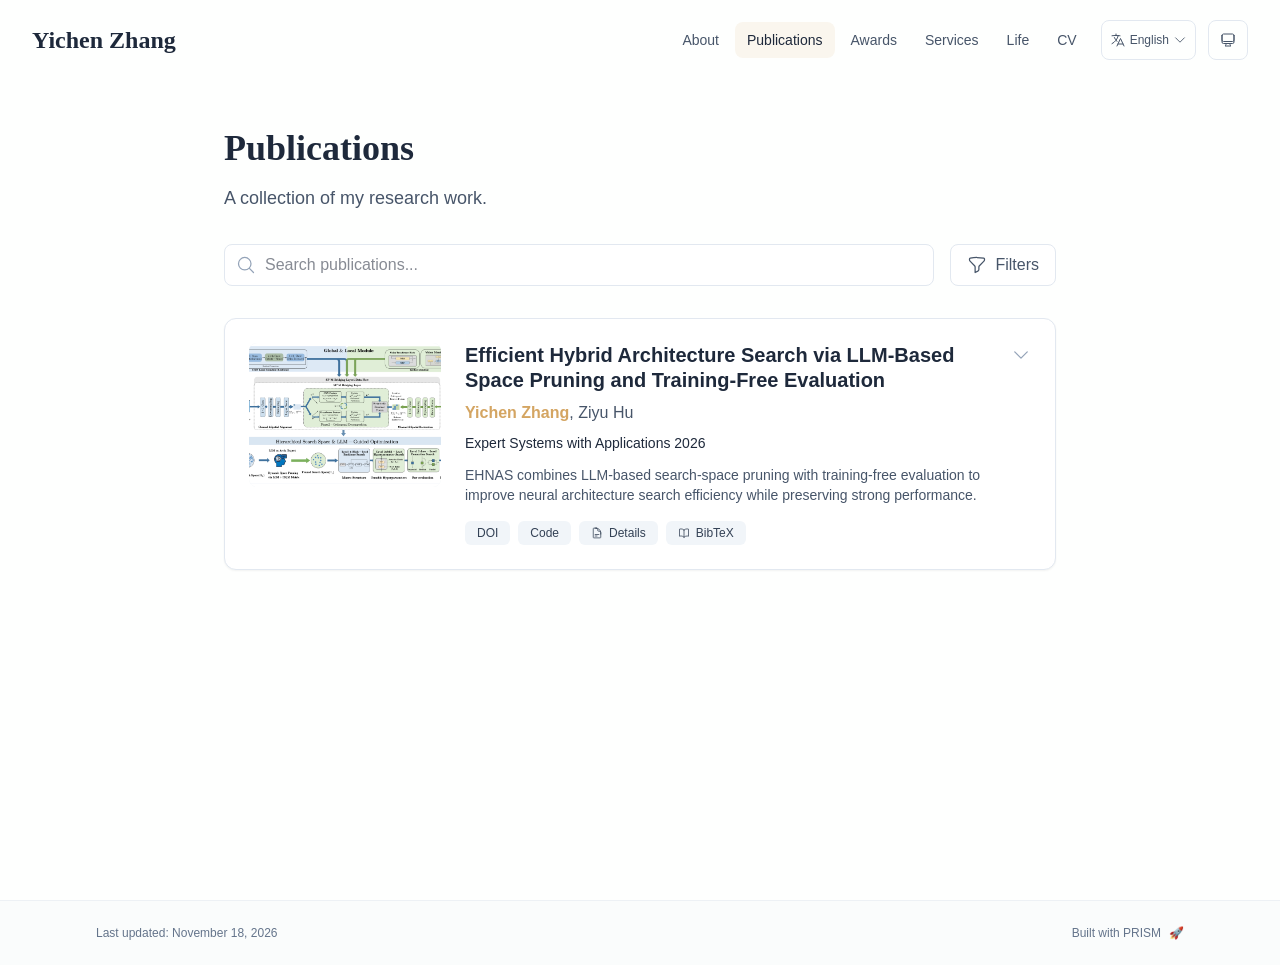
<file: publications/index.html>
<!DOCTYPE html><!--okG5sV32KnriPS3_ojCJf--><html lang="en" class="scroll-smooth"><head><meta charSet="utf-8"/><meta name="viewport" content="width=device-width, initial-scale=1"/><link rel="stylesheet" href="/_next/static/css/7367860f892c9978.css" data-precedence="next"/><link rel="preload" as="script" fetchPriority="low" href="/_next/static/chunks/webpack-084ae6d53f03b7b3.js"/><script src="/_next/static/chunks/4bd1b696-c023c6e3521b1417.js" async=""></script><script src="/_next/static/chunks/255-dda36e826969d334.js" async=""></script><script src="/_next/static/chunks/main-app-2b2f326b48d2e376.js" async=""></script><script src="/_next/static/chunks/85-d1d78ccef7f123a3.js" async=""></script><script src="/_next/static/chunks/619-9168df9c2a29b74b.js" async=""></script><script src="/_next/static/chunks/972-70bf728a26c0f54e.js" async=""></script><script src="/_next/static/chunks/app/layout-87ddd7c00fabb645.js" async=""></script><script src="/_next/static/chunks/140-9014bc38c4061ade.js" async=""></script><script src="/_next/static/chunks/681-e8d9799011325ae3.js" async=""></script><script src="/_next/static/chunks/app/%5Bslug%5D/page-9b47b17f2dbf87f0.js" async=""></script><link rel="icon" href="/favicon.png" type="image/png"/><link rel="dns-prefetch" href="https://jialeliu.com"/><link rel="preconnect" href="https://jialeliu.com" crossorigin=""/><link rel="preload" as="font" type="font/woff2" href="https://jialeliu.com/fonts/georgiab.woff2" crossorigin=""/><title>Publications | Yichen Zhang</title><meta name="description" content="A collection of my research work."/><meta name="author" content="Yichen Zhang"/><meta name="keywords" content="Yichen Zhang,Master&#x27;s Student,Robotics,Research,Southeast University"/><meta name="creator" content="Yichen Zhang"/><meta name="publisher" content="Yichen Zhang"/><meta property="og:title" content="Yichen Zhang"/><meta property="og:description" content="Yichen Zhang, a master&#x27;s student at Southeast University and an intern at Galbot in Suzhou, researching force and tactile sensing for dexterous robotic manipulation and generalist robot manipulation models."/><meta property="og:site_name" content="Yichen Zhang&#x27;s Academic Website"/><meta property="og:locale" content="en_US"/><meta property="og:type" content="website"/><meta name="twitter:card" content="summary"/><meta name="twitter:title" content="Yichen Zhang"/><meta name="twitter:description" content="Yichen Zhang, a master&#x27;s student at Southeast University and an intern at Galbot in Suzhou, researching force and tactile sensing for dexterous robotic manipulation and generalist robot manipulation models."/><link rel="icon" href="/favicon.png"/><script>
              try {
                const theme = localStorage.getItem('theme-storage');
                const parsed = theme ? JSON.parse(theme) : null;
                const setting = parsed?.state?.theme || 'system';
                const prefersDark = typeof window !== 'undefined' && window.matchMedia && window.matchMedia('(prefers-color-scheme: dark)').matches;
                const effective = setting === 'dark' ? 'dark' : (setting === 'light' ? 'light' : (prefersDark ? 'dark' : 'light'));
                var root = document.documentElement;
                root.classList.add(effective);
                root.setAttribute('data-theme', effective);
              } catch (e) {
                var root = document.documentElement;
                root.classList.add('light');
                root.setAttribute('data-theme', 'light');
              }
            </script><script>
    try {
      const cfg = {"enabled":true,"locales":["zh","en"],"defaultLocale":"en","mode":"fixed","fixedLocale":"en","persist":true,"switcher":true,"labels":{"zh":"中文","en":"English"}};
      const storageKey = 'locale-storage';
      const normalize = (value) => typeof value === 'string' ? value.trim().replace('_', '-').toLowerCase() : '';
      const matchLocale = (candidate) => {
        const normalized = normalize(candidate);
        if (!normalized) return null;
        if (cfg.locales.includes(normalized)) return normalized;
        const language = normalized.split('-')[0];
        if (cfg.locales.includes(language)) return language;
        return null;
      };

      let resolved = null;

      if (cfg.persist) {
        resolved = matchLocale(localStorage.getItem(storageKey));
      }

      if (!resolved) {
        if (cfg.mode === 'fixed') {
          resolved = cfg.fixedLocale;
        } else {
          resolved = matchLocale(navigator.language);
        }
      }

      if (!resolved) {
        resolved = cfg.defaultLocale;
      }

      const root = document.documentElement;
      root.lang = resolved;
      root.setAttribute('data-locale', resolved);

      if (cfg.persist) {
        localStorage.setItem(storageKey, resolved);
      }
    } catch (e) {
      const root = document.documentElement;
      root.lang = 'en';
      root.setAttribute('data-locale', 'en');
    }
  </script><script src="/_next/static/chunks/polyfills-42372ed130431b0a.js" noModule=""></script></head><body class="font-sans antialiased"><div hidden=""><!--$--><!--/$--></div><div style="visibility:hidden"><nav class="fixed top-0 left-0 right-0 z-50" data-headlessui-state=""><div class="transition-all duration-300 ease-out bg-transparent" style="transform:translateY(-100px)"><div class="max-w-7xl mx-auto px-4 sm:px-6 lg:px-8"><div class="flex justify-between items-center h-16 lg:h-20"><div class="flex-shrink-0" tabindex="0"><a class="text-xl lg:text-2xl font-serif font-semibold text-primary hover:text-accent transition-colors duration-200" href="/">Yichen Zhang</a></div><div class="hidden lg:block"><div class="ml-10 flex items-center space-x-3"><div class="relative flex items-baseline space-x-1"><a data-nav-href="/" class="relative px-3 py-2 text-sm font-medium rounded-lg transition-colors duration-150 text-neutral-600" href="/">About</a><a data-nav-href="/publications" class="relative px-3 py-2 text-sm font-medium rounded-lg transition-colors duration-150 text-primary" href="/publications/">Publications</a><a data-nav-href="/awards" class="relative px-3 py-2 text-sm font-medium rounded-lg transition-colors duration-150 text-neutral-600" href="/awards/">Awards</a><a data-nav-href="/services" class="relative px-3 py-2 text-sm font-medium rounded-lg transition-colors duration-150 text-neutral-600" href="/services/">Services</a><a data-nav-href="/teaching" class="relative px-3 py-2 text-sm font-medium rounded-lg transition-colors duration-150 text-neutral-600" href="/teaching/">Life</a><a data-nav-href="/cv" class="relative px-3 py-2 text-sm font-medium rounded-lg transition-colors duration-150 text-neutral-600" href="/cv/">CV</a></div><div class="flex items-center justify-center w-14 h-10 rounded-lg border border-neutral-200 dark:border-[rgba(148,163,184,0.24)] bg-background dark:bg-neutral-800"><div class="w-6 h-4 rounded bg-neutral-300 animate-pulse"></div></div><div class="flex items-center justify-center w-10 h-10 rounded-lg border border-neutral-200 dark:border-[rgba(148,163,184,0.24)] bg-background dark:bg-neutral-800"><div class="w-4 h-4 rounded-full bg-neutral-300 animate-pulse"></div></div></div></div><div class="lg:hidden flex items-center space-x-2"><div class="flex items-center justify-center w-14 h-10 rounded-lg border border-neutral-200 dark:border-[rgba(148,163,184,0.24)] bg-background dark:bg-neutral-800"><div class="w-6 h-4 rounded bg-neutral-300 animate-pulse"></div></div><div class="flex items-center justify-center w-10 h-10 rounded-lg border border-neutral-200 dark:border-[rgba(148,163,184,0.24)] bg-background dark:bg-neutral-800"><div class="w-4 h-4 rounded-full bg-neutral-300 animate-pulse"></div></div><button class="inline-flex items-center justify-center p-2 rounded-md text-neutral-600 hover:text-primary hover:bg-neutral-100 dark:hover:bg-neutral-800 focus:outline-none focus:ring-2 focus:ring-inset focus:ring-accent transition-colors duration-200" id="headlessui-disclosure-button-_R_7pdb_" type="button" aria-expanded="false" data-headlessui-state=""><span class="sr-only">Open main menu</span><div><svg xmlns="http://www.w3.org/2000/svg" fill="none" viewBox="0 0 24 24" stroke-width="1.5" stroke="currentColor" aria-hidden="true" data-slot="icon" class="block h-6 w-6"><path stroke-linecap="round" stroke-linejoin="round" d="M3.75 6.75h16.5M3.75 12h16.5m-16.5 5.25h16.5"></path></svg></div></button></div></div></div></div></nav><main class="min-h-screen pt-16 lg:pt-20"><div class="max-w-4xl mx-auto px-4 sm:px-6 lg:px-8 py-12"><div style="opacity:0;transform:translateY(20px)"><div class="mb-8"><h1 class="text-4xl font-serif font-bold text-primary mb-4">Publications</h1><p class="text-lg text-neutral-600 dark:text-neutral-500 max-w-2xl">A collection of my research work.</p></div><div class="mb-8 space-y-4"><div class="flex flex-col sm:flex-row gap-4"><div class="relative flex-grow"><svg xmlns="http://www.w3.org/2000/svg" fill="none" viewBox="0 0 24 24" stroke-width="1.5" stroke="currentColor" aria-hidden="true" data-slot="icon" class="absolute left-3 top-1/2 transform -translate-y-1/2 h-5 w-5 text-neutral-400"><path stroke-linecap="round" stroke-linejoin="round" d="m21 21-5.197-5.197m0 0A7.5 7.5 0 1 0 5.196 5.196a7.5 7.5 0 0 0 10.607 10.607Z"></path></svg><input type="text" placeholder="Search publications..." class="w-full pl-10 pr-4 py-2 rounded-lg border border-neutral-200 dark:border-neutral-800 bg-white dark:bg-neutral-900 focus:ring-2 focus:ring-accent focus:border-transparent transition-all duration-200" value=""/></div><button class="flex items-center justify-center px-4 py-2 rounded-lg border transition-all duration-200 bg-white dark:bg-neutral-900 border-neutral-200 dark:border-neutral-800 text-neutral-600 hover:border-accent hover:text-accent"><svg xmlns="http://www.w3.org/2000/svg" fill="none" viewBox="0 0 24 24" stroke-width="1.5" stroke="currentColor" aria-hidden="true" data-slot="icon" class="h-5 w-5 mr-2"><path stroke-linecap="round" stroke-linejoin="round" d="M12 3c2.755 0 5.455.232 8.083.678.533.09.917.556.917 1.096v1.044a2.25 2.25 0 0 1-.659 1.591l-5.432 5.432a2.25 2.25 0 0 0-.659 1.591v2.927a2.25 2.25 0 0 1-1.244 2.013L9.75 21v-6.568a2.25 2.25 0 0 0-.659-1.591L3.659 7.409A2.25 2.25 0 0 1 3 5.818V4.774c0-.54.384-1.006.917-1.096A48.32 48.32 0 0 1 12 3Z"></path></svg>Filters</button></div></div><div class="space-y-6"><div class="bg-white dark:bg-neutral-900 p-6 rounded-xl shadow-sm border hover:shadow-md transition-all duration-200 cursor-pointer border-neutral-200 dark:border-neutral-800" style="opacity:0;transform:translateY(20px)"><div class="flex flex-col md:flex-row gap-6"><div class="w-full md:w-48 flex-shrink-0"><div class="aspect-video md:aspect-[4/3] relative rounded-lg overflow-hidden bg-neutral-100 dark:bg-neutral-800"><img alt="Efficient Hybrid Architecture Search via LLM-Based Space Pruning and Training-Free Evaluation" loading="lazy" decoding="async" data-nimg="fill" class="object-cover" style="position:absolute;height:100%;width:100%;left:0;top:0;right:0;bottom:0;color:transparent" src="/papers/EHNAS_ESWA.png"/></div></div><div class="flex-grow"><div class="flex items-start justify-between gap-3 mb-2"><h3 class="text-xl font-semibold text-primary leading-tight">Efficient Hybrid Architecture Search via LLM-Based Space Pruning and Training-Free Evaluation</h3><svg xmlns="http://www.w3.org/2000/svg" fill="none" viewBox="0 0 24 24" stroke-width="1.5" stroke="currentColor" aria-hidden="true" data-slot="icon" class="h-5 w-5 mt-0.5 text-neutral-400 transition-transform duration-200 flex-shrink-0"><path stroke-linecap="round" stroke-linejoin="round" d="m19.5 8.25-7.5 7.5-7.5-7.5"></path></svg></div><p class="text-base text-neutral-600 dark:text-neutral-400 mb-2"><span><span class="font-semibold text-accent ">Yichen Zhang</span>, </span><span><span class=" ">Ziyu Hu</span></span></p><p class="text-sm font-medium text-neutral-800 dark:text-neutral-600 mb-3">Expert Systems with Applications<!-- --> <!-- -->2026</p><p class="text-sm text-neutral-600 dark:text-neutral-500 mb-4 line-clamp-3">EHNAS combines LLM-based search-space pruning with training-free evaluation to improve neural architecture search efficiency while preserving strong performance.</p><div class="flex flex-wrap gap-2 mt-auto"><a href="https://doi.org/10.1016/j.eswa.2026.127089" target="_blank" rel="noopener noreferrer" class="inline-flex items-center px-3 py-1 rounded-md text-xs font-medium bg-neutral-100 dark:bg-neutral-800 text-neutral-700 dark:text-neutral-300 hover:bg-accent hover:text-white transition-colors">DOI</a><a href="https://github.com/JiHua1015/EHNAS" target="_blank" rel="noopener noreferrer" class="inline-flex items-center px-3 py-1 rounded-md text-xs font-medium bg-neutral-100 dark:bg-neutral-800 text-neutral-700 dark:text-neutral-300 hover:bg-accent hover:text-white transition-colors">Code</a><button class="inline-flex items-center px-3 py-1 rounded-md text-xs font-medium transition-colors bg-neutral-100 dark:bg-neutral-800 text-neutral-700 dark:text-neutral-300 hover:bg-accent hover:text-white"><svg xmlns="http://www.w3.org/2000/svg" fill="none" viewBox="0 0 24 24" stroke-width="1.5" stroke="currentColor" aria-hidden="true" data-slot="icon" class="h-3 w-3 mr-1.5"><path stroke-linecap="round" stroke-linejoin="round" d="M19.5 14.25v-2.625a3.375 3.375 0 0 0-3.375-3.375h-1.5A1.125 1.125 0 0 1 13.5 7.125v-1.5a3.375 3.375 0 0 0-3.375-3.375H8.25m0 12.75h7.5m-7.5 3H12M10.5 2.25H5.625c-.621 0-1.125.504-1.125 1.125v17.25c0 .621.504 1.125 1.125 1.125h12.75c.621 0 1.125-.504 1.125-1.125V11.25a9 9 0 0 0-9-9Z"></path></svg>Details</button><button class="inline-flex items-center px-3 py-1 rounded-md text-xs font-medium transition-colors bg-neutral-100 dark:bg-neutral-800 text-neutral-700 dark:text-neutral-300 hover:bg-accent hover:text-white"><svg xmlns="http://www.w3.org/2000/svg" fill="none" viewBox="0 0 24 24" stroke-width="1.5" stroke="currentColor" aria-hidden="true" data-slot="icon" class="h-3 w-3 mr-1.5"><path stroke-linecap="round" stroke-linejoin="round" d="M12 6.042A8.967 8.967 0 0 0 6 3.75c-1.052 0-2.062.18-3 .512v14.25A8.987 8.987 0 0 1 6 18c2.305 0 4.408.867 6 2.292m0-14.25a8.966 8.966 0 0 1 6-2.292c1.052 0 2.062.18 3 .512v14.25A8.987 8.987 0 0 0 18 18a8.967 8.967 0 0 0-6 2.292m0-14.25v14.25"></path></svg>BibTeX</button></div></div></div></div></div></div></div><!--$--><!--/$--></main><footer class="border-t border-neutral-200/50 bg-neutral-50/50 dark:bg-neutral-900/50 dark:border-neutral-700/50"><div class="max-w-6xl mx-auto px-4 sm:px-6 lg:px-8 py-6"><div class="flex flex-col sm:flex-row justify-between items-center gap-2"><p class="text-xs text-neutral-500">Last updated<!-- -->: <!-- -->November 18, 2026</p><p class="text-xs text-neutral-500 flex items-center"><a href="https://github.com/xyjoey/PRISM" target="_blank" rel="noopener noreferrer">Built with PRISM</a><span class="ml-2">🚀</span></p></div></div></footer></div><script src="/_next/static/chunks/webpack-084ae6d53f03b7b3.js" id="_R_" async=""></script><script>(self.__next_f=self.__next_f||[]).push([0])</script><script>self.__next_f.push([1,"1:\"$Sreact.fragment\"\n3:I[7558,[\"85\",\"static/chunks/85-d1d78ccef7f123a3.js\",\"619\",\"static/chunks/619-9168df9c2a29b74b.js\",\"972\",\"static/chunks/972-70bf728a26c0f54e.js\",\"177\",\"static/chunks/app/layout-87ddd7c00fabb645.js\"],\"ThemeProvider\"]\n4:I[611,[\"85\",\"static/chunks/85-d1d78ccef7f123a3.js\",\"619\",\"static/chunks/619-9168df9c2a29b74b.js\",\"972\",\"static/chunks/972-70bf728a26c0f54e.js\",\"177\",\"static/chunks/app/layout-87ddd7c00fabb645.js\"],\"LocaleProvider\"]\n5:I[552,[\"85\",\"static/chunks/85-d1d78ccef7f123a3.js\",\"619\",\"static/chunks/619-9168df9c2a29b74b.js\",\"972\",\"static/chunks/972-70bf728a26c0f54e.js\",\"177\",\"static/chunks/app/layout-87ddd7c00fabb645.js\"],\"default\"]\nb:I[7150,[],\"\"]\n:HL[\"/_next/static/css/7367860f892c9978.css\",\"style\"]\n2:T591,"])</script><script>self.__next_f.push([1,"\n    try {\n      const cfg = {\"enabled\":true,\"locales\":[\"zh\",\"en\"],\"defaultLocale\":\"en\",\"mode\":\"fixed\",\"fixedLocale\":\"en\",\"persist\":true,\"switcher\":true,\"labels\":{\"zh\":\"中文\",\"en\":\"English\"}};\n      const storageKey = 'locale-storage';\n      const normalize = (value) =\u003e typeof value === 'string' ? value.trim().replace('_', '-').toLowerCase() : '';\n      const matchLocale = (candidate) =\u003e {\n        const normalized = normalize(candidate);\n        if (!normalized) return null;\n        if (cfg.locales.includes(normalized)) return normalized;\n        const language = normalized.split('-')[0];\n        if (cfg.locales.includes(language)) return language;\n        return null;\n      };\n\n      let resolved = null;\n\n      if (cfg.persist) {\n        resolved = matchLocale(localStorage.getItem(storageKey));\n      }\n\n      if (!resolved) {\n        if (cfg.mode === 'fixed') {\n          resolved = cfg.fixedLocale;\n        } else {\n          resolved = matchLocale(navigator.language);\n        }\n      }\n\n      if (!resolved) {\n        resolved = cfg.defaultLocale;\n      }\n\n      const root = document.documentElement;\n      root.lang = resolved;\n      root.setAttribute('data-locale', resolved);\n\n      if (cfg.persist) {\n        localStorage.setItem(storageKey, resolved);\n      }\n    } catch (e) {\n      const root = document.documentElement;\n      root.lang = 'en';\n      root.setAttribute('data-locale', 'en');\n    }\n  "])</script><script>self.__next_f.push([1,"0:{\"P\":null,\"b\":\"okG5sV32KnriPS3_ojCJf\",\"p\":\"\",\"c\":[\"\",\"publications\",\"\"],\"i\":false,\"f\":[[[\"\",{\"children\":[[\"slug\",\"publications\",\"d\"],{\"children\":[\"__PAGE__\",{}]}]},\"$undefined\",\"$undefined\",true],[\"\",[\"$\",\"$1\",\"c\",{\"children\":[[[\"$\",\"link\",\"0\",{\"rel\":\"stylesheet\",\"href\":\"/_next/static/css/7367860f892c9978.css\",\"precedence\":\"next\",\"crossOrigin\":\"$undefined\",\"nonce\":\"$undefined\"}]],[\"$\",\"html\",null,{\"lang\":\"en\",\"className\":\"scroll-smooth\",\"suppressHydrationWarning\":true,\"children\":[[\"$\",\"head\",null,{\"children\":[[\"$\",\"link\",null,{\"rel\":\"icon\",\"href\":\"/favicon.png\",\"type\":\"image/png\"}],[\"$\",\"link\",null,{\"rel\":\"dns-prefetch\",\"href\":\"https://jialeliu.com\"}],[\"$\",\"link\",null,{\"rel\":\"preconnect\",\"href\":\"https://jialeliu.com\",\"crossOrigin\":\"\"}],[\"$\",\"link\",null,{\"rel\":\"preload\",\"as\":\"font\",\"type\":\"font/woff2\",\"href\":\"https://jialeliu.com/fonts/georgiab.woff2\",\"crossOrigin\":\"\"}],[\"$\",\"script\",null,{\"suppressHydrationWarning\":true,\"dangerouslySetInnerHTML\":{\"__html\":\"\\n              try {\\n                const theme = localStorage.getItem('theme-storage');\\n                const parsed = theme ? JSON.parse(theme) : null;\\n                const setting = parsed?.state?.theme || 'system';\\n                const prefersDark = typeof window !== 'undefined' \u0026\u0026 window.matchMedia \u0026\u0026 window.matchMedia('(prefers-color-scheme: dark)').matches;\\n                const effective = setting === 'dark' ? 'dark' : (setting === 'light' ? 'light' : (prefersDark ? 'dark' : 'light'));\\n                var root = document.documentElement;\\n                root.classList.add(effective);\\n                root.setAttribute('data-theme', effective);\\n              } catch (e) {\\n                var root = document.documentElement;\\n                root.classList.add('light');\\n                root.setAttribute('data-theme', 'light');\\n              }\\n            \"}}],[\"$\",\"script\",null,{\"suppressHydrationWarning\":true,\"dangerouslySetInnerHTML\":{\"__html\":\"$2\"}}]]}],[\"$\",\"body\",null,{\"className\":\"font-sans antialiased\",\"children\":[\"$\",\"$L3\",null,{\"children\":[\"$\",\"$L4\",null,{\"config\":{\"enabled\":true,\"locales\":[\"zh\",\"en\"],\"defaultLocale\":\"en\",\"mode\":\"fixed\",\"fixedLocale\":\"en\",\"persist\":true,\"switcher\":true,\"labels\":{\"zh\":\"中文\",\"en\":\"English\"}},\"children\":[[\"$\",\"$L5\",null,{\"items\":[{\"title\":\"About\",\"type\":\"page\",\"target\":\"about\",\"href\":\"/\"},{\"title\":\"Publications\",\"type\":\"page\",\"target\":\"publications\",\"href\":\"/publications\"},{\"title\":\"Awards\",\"type\":\"page\",\"target\":\"awards\",\"href\":\"/awards\"},{\"title\":\"Services\",\"type\":\"page\",\"target\":\"services\",\"href\":\"/services\"},{\"title\":\"Life\",\"type\":\"page\",\"target\":\"teaching\",\"href\":\"/teaching\"},{\"title\":\"CV\",\"type\":\"page\",\"target\":\"cv\",\"href\":\"/cv\"}],\"siteTitle\":\"Yichen Zhang\",\"enableOnePageMode\":false,\"i18n\":\"$0:f:0:1:1:props:children:1:props:children:1:props:children:props:children:props:config\",\"itemsByLocale\":{\"zh\":[{\"title\":\"关于我\",\"type\":\"page\",\"target\":\"about\",\"href\":\"/\"},{\"title\":\"论文\",\"type\":\"page\",\"target\":\"publications\",\"href\":\"/publications\"},{\"title\":\"奖项\",\"type\":\"page\",\"target\":\"awards\",\"href\":\"/awards\"},{\"title\":\"服务\",\"type\":\"page\",\"target\":\"services\",\"href\":\"/services\"},{\"title\":\"生活\",\"type\":\"page\",\"target\":\"teaching\",\"href\":\"/teaching\"},{\"title\":\"简历\",\"type\":\"page\",\"target\":\"cv\",\"href\":\"/cv\"}],\"en\":[{\"title\":\"About\",\"type\":\"page\",\"target\":\"about\",\"href\":\"/\"},{\"title\":\"Publications\",\"type\":\"page\",\"target\":\"publications\",\"href\":\"/publications\"},{\"title\":\"Awards\",\"type\":\"page\",\"target\":\"awards\",\"href\":\"/awards\"},{\"title\":\"Services\",\"type\":\"page\",\"target\":\"services\",\"href\":\"/services\"},{\"title\":\"Life\",\"type\":\"page\",\"target\":\"teaching\",\"href\":\"/teaching\"},{\"title\":\"CV\",\"type\":\"page\",\"target\":\"cv\",\"href\":\"/cv\"}]},\"siteTitleByLocale\":{\"zh\":\"张艺晨\",\"en\":\"Yichen Zhang\"}}],\"$L6\",\"$L7\"]}]}]}]]}]]}],{\"children\":[[\"slug\",\"publications\",\"d\"],\"$L8\",{\"children\":[\"__PAGE__\",\"$L9\",{},null,false]},null,false]},null,false],\"$La\",false]],\"m\":\"$undefined\",\"G\":[\"$b\",[]],\"s\":false,\"S\":true}\n"])</script><script>self.__next_f.push([1,"c:I[9766,[],\"\"]\nd:I[8924,[],\"\"]\ne:I[7923,[\"85\",\"static/chunks/85-d1d78ccef7f123a3.js\",\"619\",\"static/chunks/619-9168df9c2a29b74b.js\",\"972\",\"static/chunks/972-70bf728a26c0f54e.js\",\"177\",\"static/chunks/app/layout-87ddd7c00fabb645.js\"],\"default\"]\n10:I[4431,[],\"OutletBoundary\"]\n12:I[5278,[],\"AsyncMetadataOutlet\"]\n14:I[4431,[],\"ViewportBoundary\"]\n16:I[4431,[],\"MetadataBoundary\"]\n17:\"$Sreact.suspense\"\n"])</script><script>self.__next_f.push([1,"6:[\"$\",\"main\",null,{\"className\":\"min-h-screen pt-16 lg:pt-20\",\"children\":[\"$\",\"$Lc\",null,{\"parallelRouterKey\":\"children\",\"error\":\"$undefined\",\"errorStyles\":\"$undefined\",\"errorScripts\":\"$undefined\",\"template\":[\"$\",\"$Ld\",null,{}],\"templateStyles\":\"$undefined\",\"templateScripts\":\"$undefined\",\"notFound\":[[[\"$\",\"title\",null,{\"children\":\"404: This page could not be found.\"}],[\"$\",\"div\",null,{\"style\":{\"fontFamily\":\"system-ui,\\\"Segoe UI\\\",Roboto,Helvetica,Arial,sans-serif,\\\"Apple Color Emoji\\\",\\\"Segoe UI Emoji\\\"\",\"height\":\"100vh\",\"textAlign\":\"center\",\"display\":\"flex\",\"flexDirection\":\"column\",\"alignItems\":\"center\",\"justifyContent\":\"center\"},\"children\":[\"$\",\"div\",null,{\"children\":[[\"$\",\"style\",null,{\"dangerouslySetInnerHTML\":{\"__html\":\"body{color:#000;background:#fff;margin:0}.next-error-h1{border-right:1px solid rgba(0,0,0,.3)}@media (prefers-color-scheme:dark){body{color:#fff;background:#000}.next-error-h1{border-right:1px solid rgba(255,255,255,.3)}}\"}}],[\"$\",\"h1\",null,{\"className\":\"next-error-h1\",\"style\":{\"display\":\"inline-block\",\"margin\":\"0 20px 0 0\",\"padding\":\"0 23px 0 0\",\"fontSize\":24,\"fontWeight\":500,\"verticalAlign\":\"top\",\"lineHeight\":\"49px\"},\"children\":404}],[\"$\",\"div\",null,{\"style\":{\"display\":\"inline-block\"},\"children\":[\"$\",\"h2\",null,{\"style\":{\"fontSize\":14,\"fontWeight\":400,\"lineHeight\":\"49px\",\"margin\":0},\"children\":\"This page could not be found.\"}]}]]}]}]],[]],\"forbidden\":\"$undefined\",\"unauthorized\":\"$undefined\"}]}]\n"])</script><script>self.__next_f.push([1,"7:[\"$\",\"$Le\",null,{\"lastUpdated\":\"November 18, 2026\",\"lastUpdatedByLocale\":{\"zh\":\"2026年11月18日\",\"en\":\"November 18, 2026\"},\"defaultLocale\":\"en\"}]\n8:[\"$\",\"$1\",\"c\",{\"children\":[null,[\"$\",\"$Lc\",null,{\"parallelRouterKey\":\"children\",\"error\":\"$undefined\",\"errorStyles\":\"$undefined\",\"errorScripts\":\"$undefined\",\"template\":[\"$\",\"$Ld\",null,{}],\"templateStyles\":\"$undefined\",\"templateScripts\":\"$undefined\",\"notFound\":\"$undefined\",\"forbidden\":\"$undefined\",\"unauthorized\":\"$undefined\"}]]}]\n9:[\"$\",\"$1\",\"c\",{\"children\":[\"$Lf\",null,[\"$\",\"$L10\",null,{\"children\":[\"$L11\",[\"$\",\"$L12\",null,{\"promise\":\"$@13\"}]]}]]}]\na:[\"$\",\"$1\",\"h\",{\"children\":[null,[[\"$\",\"$L14\",null,{\"children\":\"$L15\"}],null],[\"$\",\"$L16\",null,{\"children\":[\"$\",\"div\",null,{\"hidden\":true,\"children\":[\"$\",\"$17\",null,{\"fallback\":null,\"children\":\"$L18\"}]}]}]]}]\n"])</script><script>self.__next_f.push([1,"19:I[5421,[\"85\",\"static/chunks/85-d1d78ccef7f123a3.js\",\"140\",\"static/chunks/140-9014bc38c4061ade.js\",\"681\",\"static/chunks/681-e8d9799011325ae3.js\",\"182\",\"static/chunks/app/%5Bslug%5D/page-9b47b17f2dbf87f0.js\"],\"default\"]\n1a:T644,"])</script><script>self.__next_f.push([1,"Although CNN-Transformer hybrid models show promise in combining local and global features for visual tasks, their design still depends heavily on expert knowledge and manual tuning. Existing neural architecture search methods have achieved good results in searching within a single model type. However, they do not work well when combining different kinds of modules. The lack of a unified search framework makes achieving global optimization in large-scale hybrid architecture search difficult. To tackle this problem, our study introduces EHNAS, a framework that uses dynamic space shrinking and layered optimization to make hybrid architecture search faster and more efficient. Large language models are employed as architectural experts, which can reduce the initial search space by applying prior knowledge about the task and verifying the search space with specific metrics. Further, a hierarchical optimization process is used: it first chooses the overall backbone structure, then refines the detailed connections through intermediate hyperparameters. Evaluation acceleration is achieved through a training-free proxy and an evolutionary algorithm. A bridging layer named SF²M is also designed to enable smooth feature alignment and merging between different types of modules. Experiments on CIFAR-10, ImageNet-1K, and PASCAL-VOC2012 show that EHNAS achieves 97.4% and 81.9% Top-1 accuracy on image classification tasks, and 80.33% mIoU on semantic segmentation, with the lowest search cost being only 0.018 GPU-days. The proposed EHNAS framework has a relatively high computational efficiency."])</script><script>self.__next_f.push([1,"1b:T7b6,"])</script><script>self.__next_f.push([1,"@article{zhang2026ehnas,\n  title = {Efficient Hybrid Architecture Search via LLM-Based Space Pruning and Training-Free Evaluation},\n  author = {Yichen Zhang and Ziyu Hu},\n  year = {2026},\n  journal = {Expert Systems with Applications},\n  doi = {10.1016/j.eswa.2026.127089},\n  url = {https://www.sciencedirect.com/science/article/pii/S0957417426006640},\n  abstract = {Although CNN-Transformer hybrid models show promise in combining local and global features for visual tasks, their design still depends heavily on expert knowledge and manual tuning. Existing neural architecture search methods have achieved good results in searching within a single model type. However, they do not work well when combining different kinds of modules. The lack of a unified search framework makes achieving global optimization in large-scale hybrid architecture search difficult. To tackle this problem, our study introduces EHNAS, a framework that uses dynamic space shrinking and layered optimization to make hybrid architecture search faster and more efficient. Large language models are employed as architectural experts, which can reduce the initial search space by applying prior knowledge about the task and verifying the search space with specific metrics. Further, a hierarchical optimization process is used: it first chooses the overall backbone structure, then refines the detailed connections through intermediate hyperparameters. Evaluation acceleration is achieved through a training-free proxy and an evolutionary algorithm. A bridging layer named SF²M is also designed to enable smooth feature alignment and merging between different types of modules. Experiments on CIFAR-10, ImageNet-1K, and PASCAL-VOC2012 show that EHNAS achieves 97.4% and 81.9% Top-1 accuracy on image classification tasks, and 80.33% mIoU on semantic segmentation, with the lowest search cost being only 0.018 GPU-days. The proposed EHNAS framework has a relatively high computational efficiency.}\n}"])</script><script>self.__next_f.push([1,"1c:T644,"])</script><script>self.__next_f.push([1,"Although CNN-Transformer hybrid models show promise in combining local and global features for visual tasks, their design still depends heavily on expert knowledge and manual tuning. Existing neural architecture search methods have achieved good results in searching within a single model type. However, they do not work well when combining different kinds of modules. The lack of a unified search framework makes achieving global optimization in large-scale hybrid architecture search difficult. To tackle this problem, our study introduces EHNAS, a framework that uses dynamic space shrinking and layered optimization to make hybrid architecture search faster and more efficient. Large language models are employed as architectural experts, which can reduce the initial search space by applying prior knowledge about the task and verifying the search space with specific metrics. Further, a hierarchical optimization process is used: it first chooses the overall backbone structure, then refines the detailed connections through intermediate hyperparameters. Evaluation acceleration is achieved through a training-free proxy and an evolutionary algorithm. A bridging layer named SF²M is also designed to enable smooth feature alignment and merging between different types of modules. Experiments on CIFAR-10, ImageNet-1K, and PASCAL-VOC2012 show that EHNAS achieves 97.4% and 81.9% Top-1 accuracy on image classification tasks, and 80.33% mIoU on semantic segmentation, with the lowest search cost being only 0.018 GPU-days. The proposed EHNAS framework has a relatively high computational efficiency."])</script><script>self.__next_f.push([1,"1d:T7b6,"])</script><script>self.__next_f.push([1,"@article{zhang2026ehnas,\n  title = {Efficient Hybrid Architecture Search via LLM-Based Space Pruning and Training-Free Evaluation},\n  author = {Yichen Zhang and Ziyu Hu},\n  year = {2026},\n  journal = {Expert Systems with Applications},\n  doi = {10.1016/j.eswa.2026.127089},\n  url = {https://www.sciencedirect.com/science/article/pii/S0957417426006640},\n  abstract = {Although CNN-Transformer hybrid models show promise in combining local and global features for visual tasks, their design still depends heavily on expert knowledge and manual tuning. Existing neural architecture search methods have achieved good results in searching within a single model type. However, they do not work well when combining different kinds of modules. The lack of a unified search framework makes achieving global optimization in large-scale hybrid architecture search difficult. To tackle this problem, our study introduces EHNAS, a framework that uses dynamic space shrinking and layered optimization to make hybrid architecture search faster and more efficient. Large language models are employed as architectural experts, which can reduce the initial search space by applying prior knowledge about the task and verifying the search space with specific metrics. Further, a hierarchical optimization process is used: it first chooses the overall backbone structure, then refines the detailed connections through intermediate hyperparameters. Evaluation acceleration is achieved through a training-free proxy and an evolutionary algorithm. A bridging layer named SF²M is also designed to enable smooth feature alignment and merging between different types of modules. Experiments on CIFAR-10, ImageNet-1K, and PASCAL-VOC2012 show that EHNAS achieves 97.4% and 81.9% Top-1 accuracy on image classification tasks, and 80.33% mIoU on semantic segmentation, with the lowest search cost being only 0.018 GPU-days. The proposed EHNAS framework has a relatively high computational efficiency.}\n}"])</script><script>self.__next_f.push([1,"f:[\"$\",\"$L19\",null,{\"dataByLocale\":{\"zh\":{\"type\":\"publication\",\"config\":{\"type\":\"publication\",\"title\":\"论文\",\"description\":\"我的研究成果列表。\",\"source\":\"publications.bib\"},\"publications\":[{\"id\":\"zhang2026ehnas\",\"title\":\"Efficient Hybrid Architecture Search via LLM-Based Space Pruning and Training-Free Evaluation\",\"authors\":[{\"name\":\"Yichen Zhang\",\"isHighlighted\":true,\"isCorresponding\":false,\"isCoAuthor\":false},{\"name\":\"Ziyu Hu\",\"isHighlighted\":false,\"isCorresponding\":false,\"isCoAuthor\":false}],\"year\":2026,\"type\":\"journal\",\"status\":\"published\",\"tags\":[\"Neural Architecture Search\",\"LLM\",\"Optimization\",\"Training-Free Evaluation\"],\"keywords\":\"$f:props:dataByLocale:zh:publications:0:tags\",\"researchArea\":\"neural-networks\",\"journal\":\"Expert Systems with Applications\",\"conference\":\"\",\"doi\":\"10.1016/j.eswa.2026.127089\",\"url\":\"https://www.sciencedirect.com/science/article/pii/S0957417426006640\",\"code\":\"https://github.com/JiHua1015/EHNAS\",\"abstract\":\"$1a\",\"description\":\"EHNAS combines LLM-based search-space pruning with training-free evaluation to improve neural architecture search efficiency while preserving strong performance.\",\"selected\":true,\"preview\":\"EHNAS_ESWA.png\",\"bibtex\":\"$1b\"}]},\"en\":{\"type\":\"publication\",\"config\":{\"type\":\"publication\",\"title\":\"Publications\",\"description\":\"A collection of my research work.\",\"source\":\"publications.bib\"},\"publications\":[{\"id\":\"zhang2026ehnas\",\"title\":\"Efficient Hybrid Architecture Search via LLM-Based Space Pruning and Training-Free Evaluation\",\"authors\":[{\"name\":\"Yichen Zhang\",\"isHighlighted\":true,\"isCorresponding\":false,\"isCoAuthor\":false},{\"name\":\"Ziyu Hu\",\"isHighlighted\":false,\"isCorresponding\":false,\"isCoAuthor\":false}],\"year\":2026,\"type\":\"journal\",\"status\":\"published\",\"tags\":[\"Neural Architecture Search\",\"LLM\",\"Optimization\",\"Training-Free Evaluation\"],\"keywords\":\"$f:props:dataByLocale:en:publications:0:tags\",\"researchArea\":\"neural-networks\",\"journal\":\"Expert Systems with Applications\",\"conference\":\"\",\"doi\":\"10.1016/j.eswa.2026.127089\",\"url\":\"https://www.sciencedirect.com/science/article/pii/S0957417426006640\",\"code\":\"https://github.com/JiHua1015/EHNAS\",\"abstract\":\"$1c\",\"description\":\"EHNAS combines LLM-based search-space pruning with training-free evaluation to improve neural architecture search efficiency while preserving strong performance.\",\"selected\":true,\"preview\":\"EHNAS_ESWA.png\",\"bibtex\":\"$1d\"}]}},\"defaultLocale\":\"en\"}]\n"])</script><script>self.__next_f.push([1,"15:[[\"$\",\"meta\",\"0\",{\"charSet\":\"utf-8\"}],[\"$\",\"meta\",\"1\",{\"name\":\"viewport\",\"content\":\"width=device-width, initial-scale=1\"}]]\n11:null\n"])</script><script>self.__next_f.push([1,"1e:I[622,[],\"IconMark\"]\n"])</script><script>self.__next_f.push([1,"13:{\"metadata\":[[\"$\",\"title\",\"0\",{\"children\":\"Publications | Yichen Zhang\"}],[\"$\",\"meta\",\"1\",{\"name\":\"description\",\"content\":\"A collection of my research work.\"}],[\"$\",\"meta\",\"2\",{\"name\":\"author\",\"content\":\"Yichen Zhang\"}],[\"$\",\"meta\",\"3\",{\"name\":\"keywords\",\"content\":\"Yichen Zhang,Master's Student,Robotics,Research,Southeast University\"}],[\"$\",\"meta\",\"4\",{\"name\":\"creator\",\"content\":\"Yichen Zhang\"}],[\"$\",\"meta\",\"5\",{\"name\":\"publisher\",\"content\":\"Yichen Zhang\"}],[\"$\",\"meta\",\"6\",{\"property\":\"og:title\",\"content\":\"Yichen Zhang\"}],[\"$\",\"meta\",\"7\",{\"property\":\"og:description\",\"content\":\"Yichen Zhang, a master's student at Southeast University and an intern at Galbot in Suzhou, researching force and tactile sensing for dexterous robotic manipulation and generalist robot manipulation models.\"}],[\"$\",\"meta\",\"8\",{\"property\":\"og:site_name\",\"content\":\"Yichen Zhang's Academic Website\"}],[\"$\",\"meta\",\"9\",{\"property\":\"og:locale\",\"content\":\"en_US\"}],[\"$\",\"meta\",\"10\",{\"property\":\"og:type\",\"content\":\"website\"}],[\"$\",\"meta\",\"11\",{\"name\":\"twitter:card\",\"content\":\"summary\"}],[\"$\",\"meta\",\"12\",{\"name\":\"twitter:title\",\"content\":\"Yichen Zhang\"}],[\"$\",\"meta\",\"13\",{\"name\":\"twitter:description\",\"content\":\"Yichen Zhang, a master's student at Southeast University and an intern at Galbot in Suzhou, researching force and tactile sensing for dexterous robotic manipulation and generalist robot manipulation models.\"}],[\"$\",\"link\",\"14\",{\"rel\":\"icon\",\"href\":\"/favicon.png\"}],[\"$\",\"$L1e\",\"15\",{}]],\"error\":null,\"digest\":\"$undefined\"}\n"])</script><script>self.__next_f.push([1,"18:\"$13:metadata\"\n"])</script></body></html>
</file>
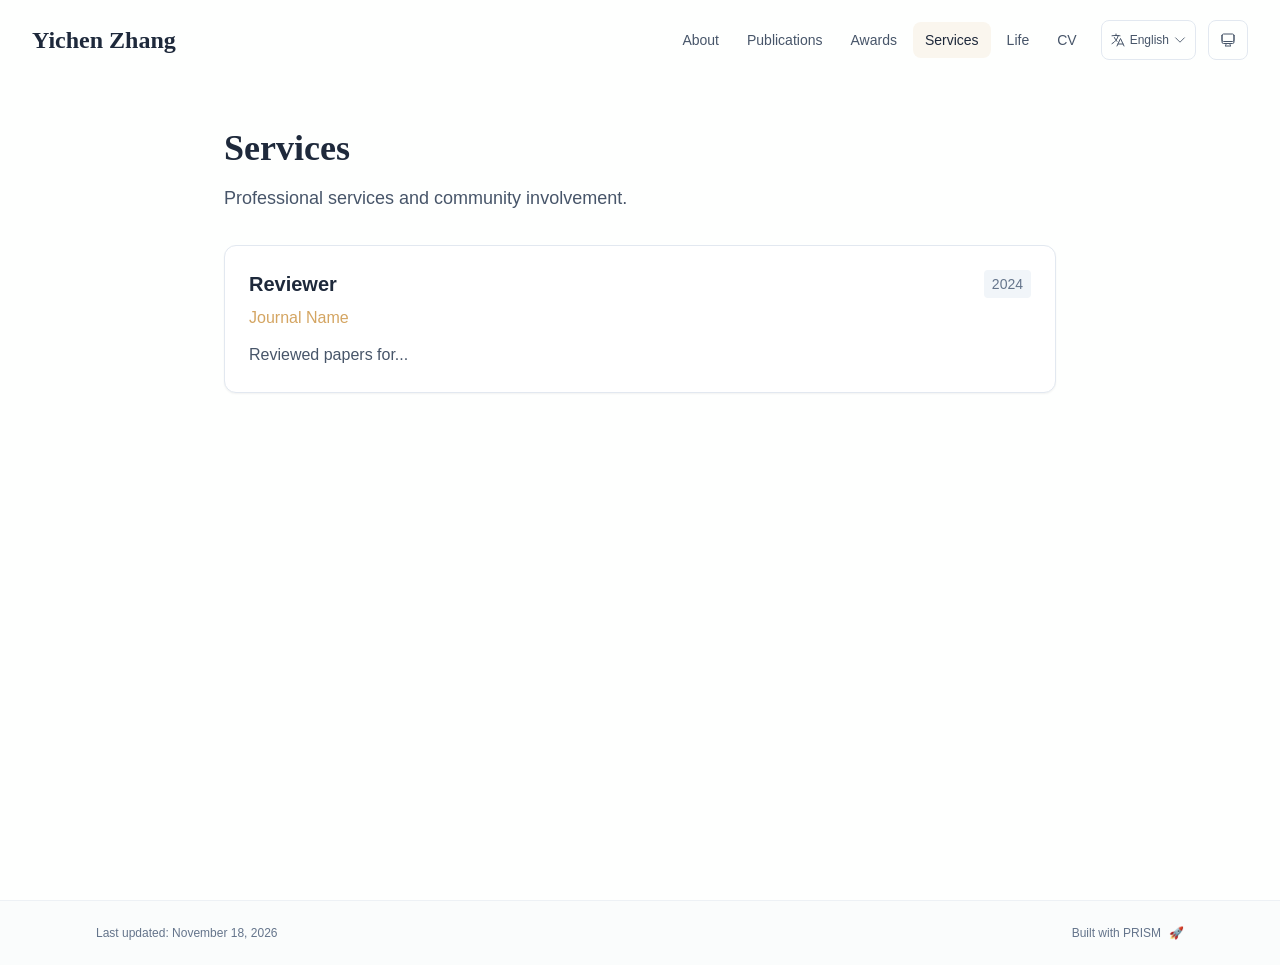
<file: services/index.html>
<!DOCTYPE html><!--okG5sV32KnriPS3_ojCJf--><html lang="en" class="scroll-smooth"><head><meta charSet="utf-8"/><meta name="viewport" content="width=device-width, initial-scale=1"/><link rel="stylesheet" href="/_next/static/css/7367860f892c9978.css" data-precedence="next"/><link rel="preload" as="script" fetchPriority="low" href="/_next/static/chunks/webpack-084ae6d53f03b7b3.js"/><script src="/_next/static/chunks/4bd1b696-c023c6e3521b1417.js" async=""></script><script src="/_next/static/chunks/255-dda36e826969d334.js" async=""></script><script src="/_next/static/chunks/main-app-2b2f326b48d2e376.js" async=""></script><script src="/_next/static/chunks/85-d1d78ccef7f123a3.js" async=""></script><script src="/_next/static/chunks/619-9168df9c2a29b74b.js" async=""></script><script src="/_next/static/chunks/972-70bf728a26c0f54e.js" async=""></script><script src="/_next/static/chunks/app/layout-87ddd7c00fabb645.js" async=""></script><script src="/_next/static/chunks/140-9014bc38c4061ade.js" async=""></script><script src="/_next/static/chunks/681-e8d9799011325ae3.js" async=""></script><script src="/_next/static/chunks/app/%5Bslug%5D/page-9b47b17f2dbf87f0.js" async=""></script><link rel="icon" href="/favicon.png" type="image/png"/><link rel="dns-prefetch" href="https://jialeliu.com"/><link rel="preconnect" href="https://jialeliu.com" crossorigin=""/><link rel="preload" as="font" type="font/woff2" href="https://jialeliu.com/fonts/georgiab.woff2" crossorigin=""/><title>Services | Yichen Zhang</title><meta name="description" content="Professional services and community involvement."/><meta name="author" content="Yichen Zhang"/><meta name="keywords" content="Yichen Zhang,Master&#x27;s Student,Robotics,Research,Southeast University"/><meta name="creator" content="Yichen Zhang"/><meta name="publisher" content="Yichen Zhang"/><meta property="og:title" content="Yichen Zhang"/><meta property="og:description" content="Yichen Zhang, a master&#x27;s student at Southeast University and an intern at Galbot in Suzhou, researching force and tactile sensing for dexterous robotic manipulation and generalist robot manipulation models."/><meta property="og:site_name" content="Yichen Zhang&#x27;s Academic Website"/><meta property="og:locale" content="en_US"/><meta property="og:type" content="website"/><meta name="twitter:card" content="summary"/><meta name="twitter:title" content="Yichen Zhang"/><meta name="twitter:description" content="Yichen Zhang, a master&#x27;s student at Southeast University and an intern at Galbot in Suzhou, researching force and tactile sensing for dexterous robotic manipulation and generalist robot manipulation models."/><link rel="icon" href="/favicon.png"/><script>
              try {
                const theme = localStorage.getItem('theme-storage');
                const parsed = theme ? JSON.parse(theme) : null;
                const setting = parsed?.state?.theme || 'system';
                const prefersDark = typeof window !== 'undefined' && window.matchMedia && window.matchMedia('(prefers-color-scheme: dark)').matches;
                const effective = setting === 'dark' ? 'dark' : (setting === 'light' ? 'light' : (prefersDark ? 'dark' : 'light'));
                var root = document.documentElement;
                root.classList.add(effective);
                root.setAttribute('data-theme', effective);
              } catch (e) {
                var root = document.documentElement;
                root.classList.add('light');
                root.setAttribute('data-theme', 'light');
              }
            </script><script>
    try {
      const cfg = {"enabled":true,"locales":["zh","en"],"defaultLocale":"en","mode":"fixed","fixedLocale":"en","persist":true,"switcher":true,"labels":{"zh":"中文","en":"English"}};
      const storageKey = 'locale-storage';
      const normalize = (value) => typeof value === 'string' ? value.trim().replace('_', '-').toLowerCase() : '';
      const matchLocale = (candidate) => {
        const normalized = normalize(candidate);
        if (!normalized) return null;
        if (cfg.locales.includes(normalized)) return normalized;
        const language = normalized.split('-')[0];
        if (cfg.locales.includes(language)) return language;
        return null;
      };

      let resolved = null;

      if (cfg.persist) {
        resolved = matchLocale(localStorage.getItem(storageKey));
      }

      if (!resolved) {
        if (cfg.mode === 'fixed') {
          resolved = cfg.fixedLocale;
        } else {
          resolved = matchLocale(navigator.language);
        }
      }

      if (!resolved) {
        resolved = cfg.defaultLocale;
      }

      const root = document.documentElement;
      root.lang = resolved;
      root.setAttribute('data-locale', resolved);

      if (cfg.persist) {
        localStorage.setItem(storageKey, resolved);
      }
    } catch (e) {
      const root = document.documentElement;
      root.lang = 'en';
      root.setAttribute('data-locale', 'en');
    }
  </script><script src="/_next/static/chunks/polyfills-42372ed130431b0a.js" noModule=""></script></head><body class="font-sans antialiased"><div hidden=""><!--$--><!--/$--></div><div style="visibility:hidden"><nav class="fixed top-0 left-0 right-0 z-50" data-headlessui-state=""><div class="transition-all duration-300 ease-out bg-transparent" style="transform:translateY(-100px)"><div class="max-w-7xl mx-auto px-4 sm:px-6 lg:px-8"><div class="flex justify-between items-center h-16 lg:h-20"><div class="flex-shrink-0" tabindex="0"><a class="text-xl lg:text-2xl font-serif font-semibold text-primary hover:text-accent transition-colors duration-200" href="/">Yichen Zhang</a></div><div class="hidden lg:block"><div class="ml-10 flex items-center space-x-3"><div class="relative flex items-baseline space-x-1"><a data-nav-href="/" class="relative px-3 py-2 text-sm font-medium rounded-lg transition-colors duration-150 text-neutral-600" href="/">About</a><a data-nav-href="/publications" class="relative px-3 py-2 text-sm font-medium rounded-lg transition-colors duration-150 text-neutral-600" href="/publications/">Publications</a><a data-nav-href="/awards" class="relative px-3 py-2 text-sm font-medium rounded-lg transition-colors duration-150 text-neutral-600" href="/awards/">Awards</a><a data-nav-href="/services" class="relative px-3 py-2 text-sm font-medium rounded-lg transition-colors duration-150 text-primary" href="/services/">Services</a><a data-nav-href="/teaching" class="relative px-3 py-2 text-sm font-medium rounded-lg transition-colors duration-150 text-neutral-600" href="/teaching/">Life</a><a data-nav-href="/cv" class="relative px-3 py-2 text-sm font-medium rounded-lg transition-colors duration-150 text-neutral-600" href="/cv/">CV</a></div><div class="flex items-center justify-center w-14 h-10 rounded-lg border border-neutral-200 dark:border-[rgba(148,163,184,0.24)] bg-background dark:bg-neutral-800"><div class="w-6 h-4 rounded bg-neutral-300 animate-pulse"></div></div><div class="flex items-center justify-center w-10 h-10 rounded-lg border border-neutral-200 dark:border-[rgba(148,163,184,0.24)] bg-background dark:bg-neutral-800"><div class="w-4 h-4 rounded-full bg-neutral-300 animate-pulse"></div></div></div></div><div class="lg:hidden flex items-center space-x-2"><div class="flex items-center justify-center w-14 h-10 rounded-lg border border-neutral-200 dark:border-[rgba(148,163,184,0.24)] bg-background dark:bg-neutral-800"><div class="w-6 h-4 rounded bg-neutral-300 animate-pulse"></div></div><div class="flex items-center justify-center w-10 h-10 rounded-lg border border-neutral-200 dark:border-[rgba(148,163,184,0.24)] bg-background dark:bg-neutral-800"><div class="w-4 h-4 rounded-full bg-neutral-300 animate-pulse"></div></div><button class="inline-flex items-center justify-center p-2 rounded-md text-neutral-600 hover:text-primary hover:bg-neutral-100 dark:hover:bg-neutral-800 focus:outline-none focus:ring-2 focus:ring-inset focus:ring-accent transition-colors duration-200" id="headlessui-disclosure-button-_R_7pdb_" type="button" aria-expanded="false" data-headlessui-state=""><span class="sr-only">Open main menu</span><div><svg xmlns="http://www.w3.org/2000/svg" fill="none" viewBox="0 0 24 24" stroke-width="1.5" stroke="currentColor" aria-hidden="true" data-slot="icon" class="block h-6 w-6"><path stroke-linecap="round" stroke-linejoin="round" d="M3.75 6.75h16.5M3.75 12h16.5m-16.5 5.25h16.5"></path></svg></div></button></div></div></div></div></nav><main class="min-h-screen pt-16 lg:pt-20"><div class="max-w-4xl mx-auto px-4 sm:px-6 lg:px-8 py-12"><div style="opacity:0;transform:translateY(20px)"><div class="mb-8"><h1 class="text-4xl font-serif font-bold text-primary mb-4">Services</h1><div class="text-lg text-neutral-600 dark:text-neutral-500 max-w-2xl leading-relaxed"><p class="mb-3 last:mb-0">Professional services and community involvement.</p></div></div><div class="grid gap-6"><div style="opacity:0;transform:translateY(20px)"><div class="bg-white dark:bg-neutral-900 p-6 rounded-xl shadow-sm border border-neutral-200 dark:border-neutral-800 hover:shadow-lg transition-all duration-200 hover:scale-[1.01] "><div class="flex justify-between items-start mb-2"><h3 class="text-xl font-semibold text-primary">Reviewer</h3><span class="text-sm text-neutral-500 font-medium bg-neutral-100 dark:bg-neutral-800 px-2 py-1 rounded">2024</span></div><p class="text-base text-accent font-medium mb-3">Journal Name</p><div class="text-base text-neutral-600 dark:text-neutral-500 leading-relaxed"><p class="mb-3 last:mb-0">Reviewed papers for...</p></div></div></div></div></div></div><!--$--><!--/$--></main><footer class="border-t border-neutral-200/50 bg-neutral-50/50 dark:bg-neutral-900/50 dark:border-neutral-700/50"><div class="max-w-6xl mx-auto px-4 sm:px-6 lg:px-8 py-6"><div class="flex flex-col sm:flex-row justify-between items-center gap-2"><p class="text-xs text-neutral-500">Last updated<!-- -->: <!-- -->November 18, 2026</p><p class="text-xs text-neutral-500 flex items-center"><a href="https://github.com/xyjoey/PRISM" target="_blank" rel="noopener noreferrer">Built with PRISM</a><span class="ml-2">🚀</span></p></div></div></footer></div><script src="/_next/static/chunks/webpack-084ae6d53f03b7b3.js" id="_R_" async=""></script><script>(self.__next_f=self.__next_f||[]).push([0])</script><script>self.__next_f.push([1,"1:\"$Sreact.fragment\"\n3:I[7558,[\"85\",\"static/chunks/85-d1d78ccef7f123a3.js\",\"619\",\"static/chunks/619-9168df9c2a29b74b.js\",\"972\",\"static/chunks/972-70bf728a26c0f54e.js\",\"177\",\"static/chunks/app/layout-87ddd7c00fabb645.js\"],\"ThemeProvider\"]\n4:I[611,[\"85\",\"static/chunks/85-d1d78ccef7f123a3.js\",\"619\",\"static/chunks/619-9168df9c2a29b74b.js\",\"972\",\"static/chunks/972-70bf728a26c0f54e.js\",\"177\",\"static/chunks/app/layout-87ddd7c00fabb645.js\"],\"LocaleProvider\"]\n5:I[552,[\"85\",\"static/chunks/85-d1d78ccef7f123a3.js\",\"619\",\"static/chunks/619-9168df9c2a29b74b.js\",\"972\",\"static/chunks/972-70bf728a26c0f54e.js\",\"177\",\"static/chunks/app/layout-87ddd7c00fabb645.js\"],\"default\"]\nb:I[7150,[],\"\"]\n:HL[\"/_next/static/css/7367860f892c9978.css\",\"style\"]\n2:T591,"])</script><script>self.__next_f.push([1,"\n    try {\n      const cfg = {\"enabled\":true,\"locales\":[\"zh\",\"en\"],\"defaultLocale\":\"en\",\"mode\":\"fixed\",\"fixedLocale\":\"en\",\"persist\":true,\"switcher\":true,\"labels\":{\"zh\":\"中文\",\"en\":\"English\"}};\n      const storageKey = 'locale-storage';\n      const normalize = (value) =\u003e typeof value === 'string' ? value.trim().replace('_', '-').toLowerCase() : '';\n      const matchLocale = (candidate) =\u003e {\n        const normalized = normalize(candidate);\n        if (!normalized) return null;\n        if (cfg.locales.includes(normalized)) return normalized;\n        const language = normalized.split('-')[0];\n        if (cfg.locales.includes(language)) return language;\n        return null;\n      };\n\n      let resolved = null;\n\n      if (cfg.persist) {\n        resolved = matchLocale(localStorage.getItem(storageKey));\n      }\n\n      if (!resolved) {\n        if (cfg.mode === 'fixed') {\n          resolved = cfg.fixedLocale;\n        } else {\n          resolved = matchLocale(navigator.language);\n        }\n      }\n\n      if (!resolved) {\n        resolved = cfg.defaultLocale;\n      }\n\n      const root = document.documentElement;\n      root.lang = resolved;\n      root.setAttribute('data-locale', resolved);\n\n      if (cfg.persist) {\n        localStorage.setItem(storageKey, resolved);\n      }\n    } catch (e) {\n      const root = document.documentElement;\n      root.lang = 'en';\n      root.setAttribute('data-locale', 'en');\n    }\n  "])</script><script>self.__next_f.push([1,"0:{\"P\":null,\"b\":\"okG5sV32KnriPS3_ojCJf\",\"p\":\"\",\"c\":[\"\",\"services\",\"\"],\"i\":false,\"f\":[[[\"\",{\"children\":[[\"slug\",\"services\",\"d\"],{\"children\":[\"__PAGE__\",{}]}]},\"$undefined\",\"$undefined\",true],[\"\",[\"$\",\"$1\",\"c\",{\"children\":[[[\"$\",\"link\",\"0\",{\"rel\":\"stylesheet\",\"href\":\"/_next/static/css/7367860f892c9978.css\",\"precedence\":\"next\",\"crossOrigin\":\"$undefined\",\"nonce\":\"$undefined\"}]],[\"$\",\"html\",null,{\"lang\":\"en\",\"className\":\"scroll-smooth\",\"suppressHydrationWarning\":true,\"children\":[[\"$\",\"head\",null,{\"children\":[[\"$\",\"link\",null,{\"rel\":\"icon\",\"href\":\"/favicon.png\",\"type\":\"image/png\"}],[\"$\",\"link\",null,{\"rel\":\"dns-prefetch\",\"href\":\"https://jialeliu.com\"}],[\"$\",\"link\",null,{\"rel\":\"preconnect\",\"href\":\"https://jialeliu.com\",\"crossOrigin\":\"\"}],[\"$\",\"link\",null,{\"rel\":\"preload\",\"as\":\"font\",\"type\":\"font/woff2\",\"href\":\"https://jialeliu.com/fonts/georgiab.woff2\",\"crossOrigin\":\"\"}],[\"$\",\"script\",null,{\"suppressHydrationWarning\":true,\"dangerouslySetInnerHTML\":{\"__html\":\"\\n              try {\\n                const theme = localStorage.getItem('theme-storage');\\n                const parsed = theme ? JSON.parse(theme) : null;\\n                const setting = parsed?.state?.theme || 'system';\\n                const prefersDark = typeof window !== 'undefined' \u0026\u0026 window.matchMedia \u0026\u0026 window.matchMedia('(prefers-color-scheme: dark)').matches;\\n                const effective = setting === 'dark' ? 'dark' : (setting === 'light' ? 'light' : (prefersDark ? 'dark' : 'light'));\\n                var root = document.documentElement;\\n                root.classList.add(effective);\\n                root.setAttribute('data-theme', effective);\\n              } catch (e) {\\n                var root = document.documentElement;\\n                root.classList.add('light');\\n                root.setAttribute('data-theme', 'light');\\n              }\\n            \"}}],[\"$\",\"script\",null,{\"suppressHydrationWarning\":true,\"dangerouslySetInnerHTML\":{\"__html\":\"$2\"}}]]}],[\"$\",\"body\",null,{\"className\":\"font-sans antialiased\",\"children\":[\"$\",\"$L3\",null,{\"children\":[\"$\",\"$L4\",null,{\"config\":{\"enabled\":true,\"locales\":[\"zh\",\"en\"],\"defaultLocale\":\"en\",\"mode\":\"fixed\",\"fixedLocale\":\"en\",\"persist\":true,\"switcher\":true,\"labels\":{\"zh\":\"中文\",\"en\":\"English\"}},\"children\":[[\"$\",\"$L5\",null,{\"items\":[{\"title\":\"About\",\"type\":\"page\",\"target\":\"about\",\"href\":\"/\"},{\"title\":\"Publications\",\"type\":\"page\",\"target\":\"publications\",\"href\":\"/publications\"},{\"title\":\"Awards\",\"type\":\"page\",\"target\":\"awards\",\"href\":\"/awards\"},{\"title\":\"Services\",\"type\":\"page\",\"target\":\"services\",\"href\":\"/services\"},{\"title\":\"Life\",\"type\":\"page\",\"target\":\"teaching\",\"href\":\"/teaching\"},{\"title\":\"CV\",\"type\":\"page\",\"target\":\"cv\",\"href\":\"/cv\"}],\"siteTitle\":\"Yichen Zhang\",\"enableOnePageMode\":false,\"i18n\":\"$0:f:0:1:1:props:children:1:props:children:1:props:children:props:children:props:config\",\"itemsByLocale\":{\"zh\":[{\"title\":\"关于我\",\"type\":\"page\",\"target\":\"about\",\"href\":\"/\"},{\"title\":\"论文\",\"type\":\"page\",\"target\":\"publications\",\"href\":\"/publications\"},{\"title\":\"奖项\",\"type\":\"page\",\"target\":\"awards\",\"href\":\"/awards\"},{\"title\":\"服务\",\"type\":\"page\",\"target\":\"services\",\"href\":\"/services\"},{\"title\":\"生活\",\"type\":\"page\",\"target\":\"teaching\",\"href\":\"/teaching\"},{\"title\":\"简历\",\"type\":\"page\",\"target\":\"cv\",\"href\":\"/cv\"}],\"en\":[{\"title\":\"About\",\"type\":\"page\",\"target\":\"about\",\"href\":\"/\"},{\"title\":\"Publications\",\"type\":\"page\",\"target\":\"publications\",\"href\":\"/publications\"},{\"title\":\"Awards\",\"type\":\"page\",\"target\":\"awards\",\"href\":\"/awards\"},{\"title\":\"Services\",\"type\":\"page\",\"target\":\"services\",\"href\":\"/services\"},{\"title\":\"Life\",\"type\":\"page\",\"target\":\"teaching\",\"href\":\"/teaching\"},{\"title\":\"CV\",\"type\":\"page\",\"target\":\"cv\",\"href\":\"/cv\"}]},\"siteTitleByLocale\":{\"zh\":\"张艺晨\",\"en\":\"Yichen Zhang\"}}],\"$L6\",\"$L7\"]}]}]}]]}]]}],{\"children\":[[\"slug\",\"services\",\"d\"],\"$L8\",{\"children\":[\"__PAGE__\",\"$L9\",{},null,false]},null,false]},null,false],\"$La\",false]],\"m\":\"$undefined\",\"G\":[\"$b\",[]],\"s\":false,\"S\":true}\n"])</script><script>self.__next_f.push([1,"c:I[9766,[],\"\"]\nd:I[8924,[],\"\"]\ne:I[7923,[\"85\",\"static/chunks/85-d1d78ccef7f123a3.js\",\"619\",\"static/chunks/619-9168df9c2a29b74b.js\",\"972\",\"static/chunks/972-70bf728a26c0f54e.js\",\"177\",\"static/chunks/app/layout-87ddd7c00fabb645.js\"],\"default\"]\n10:I[4431,[],\"OutletBoundary\"]\n12:I[5278,[],\"AsyncMetadataOutlet\"]\n14:I[4431,[],\"ViewportBoundary\"]\n16:I[4431,[],\"MetadataBoundary\"]\n17:\"$Sreact.suspense\"\n"])</script><script>self.__next_f.push([1,"6:[\"$\",\"main\",null,{\"className\":\"min-h-screen pt-16 lg:pt-20\",\"children\":[\"$\",\"$Lc\",null,{\"parallelRouterKey\":\"children\",\"error\":\"$undefined\",\"errorStyles\":\"$undefined\",\"errorScripts\":\"$undefined\",\"template\":[\"$\",\"$Ld\",null,{}],\"templateStyles\":\"$undefined\",\"templateScripts\":\"$undefined\",\"notFound\":[[[\"$\",\"title\",null,{\"children\":\"404: This page could not be found.\"}],[\"$\",\"div\",null,{\"style\":{\"fontFamily\":\"system-ui,\\\"Segoe UI\\\",Roboto,Helvetica,Arial,sans-serif,\\\"Apple Color Emoji\\\",\\\"Segoe UI Emoji\\\"\",\"height\":\"100vh\",\"textAlign\":\"center\",\"display\":\"flex\",\"flexDirection\":\"column\",\"alignItems\":\"center\",\"justifyContent\":\"center\"},\"children\":[\"$\",\"div\",null,{\"children\":[[\"$\",\"style\",null,{\"dangerouslySetInnerHTML\":{\"__html\":\"body{color:#000;background:#fff;margin:0}.next-error-h1{border-right:1px solid rgba(0,0,0,.3)}@media (prefers-color-scheme:dark){body{color:#fff;background:#000}.next-error-h1{border-right:1px solid rgba(255,255,255,.3)}}\"}}],[\"$\",\"h1\",null,{\"className\":\"next-error-h1\",\"style\":{\"display\":\"inline-block\",\"margin\":\"0 20px 0 0\",\"padding\":\"0 23px 0 0\",\"fontSize\":24,\"fontWeight\":500,\"verticalAlign\":\"top\",\"lineHeight\":\"49px\"},\"children\":404}],[\"$\",\"div\",null,{\"style\":{\"display\":\"inline-block\"},\"children\":[\"$\",\"h2\",null,{\"style\":{\"fontSize\":14,\"fontWeight\":400,\"lineHeight\":\"49px\",\"margin\":0},\"children\":\"This page could not be found.\"}]}]]}]}]],[]],\"forbidden\":\"$undefined\",\"unauthorized\":\"$undefined\"}]}]\n"])</script><script>self.__next_f.push([1,"7:[\"$\",\"$Le\",null,{\"lastUpdated\":\"November 18, 2026\",\"lastUpdatedByLocale\":{\"zh\":\"2026年11月18日\",\"en\":\"November 18, 2026\"},\"defaultLocale\":\"en\"}]\n8:[\"$\",\"$1\",\"c\",{\"children\":[null,[\"$\",\"$Lc\",null,{\"parallelRouterKey\":\"children\",\"error\":\"$undefined\",\"errorStyles\":\"$undefined\",\"errorScripts\":\"$undefined\",\"template\":[\"$\",\"$Ld\",null,{}],\"templateStyles\":\"$undefined\",\"templateScripts\":\"$undefined\",\"notFound\":\"$undefined\",\"forbidden\":\"$undefined\",\"unauthorized\":\"$undefined\"}]]}]\n9:[\"$\",\"$1\",\"c\",{\"children\":[\"$Lf\",null,[\"$\",\"$L10\",null,{\"children\":[\"$L11\",[\"$\",\"$L12\",null,{\"promise\":\"$@13\"}]]}]]}]\na:[\"$\",\"$1\",\"h\",{\"children\":[null,[[\"$\",\"$L14\",null,{\"children\":\"$L15\"}],null],[\"$\",\"$L16\",null,{\"children\":[\"$\",\"div\",null,{\"hidden\":true,\"children\":[\"$\",\"$17\",null,{\"fallback\":null,\"children\":\"$L18\"}]}]}]]}]\n"])</script><script>self.__next_f.push([1,"19:I[5421,[\"85\",\"static/chunks/85-d1d78ccef7f123a3.js\",\"140\",\"static/chunks/140-9014bc38c4061ade.js\",\"681\",\"static/chunks/681-e8d9799011325ae3.js\",\"182\",\"static/chunks/app/%5Bslug%5D/page-9b47b17f2dbf87f0.js\"],\"default\"]\nf:[\"$\",\"$L19\",null,{\"dataByLocale\":{\"zh\":{\"type\":\"card\",\"config\":{\"type\":\"card\",\"title\":\"学术服务\",\"description\":\"专业服务与社区参与。\",\"items\":[{\"title\":\"审稿人\",\"subtitle\":\"某期刊\",\"date\":\"2024\",\"content\":\"参与审阅论文。\"}]}},\"en\":{\"type\":\"card\",\"config\":{\"type\":\"card\",\"title\":\"Services\",\"description\":\"Professional services and community involvement.\",\"items\":[{\"title\":\"Reviewer\",\"subtitle\":\"Journal Name\",\"date\":\"2024\",\"content\":\"Reviewed papers for...\"}]}}},\"defaultLocale\":\"en\"}]\n"])</script><script>self.__next_f.push([1,"15:[[\"$\",\"meta\",\"0\",{\"charSet\":\"utf-8\"}],[\"$\",\"meta\",\"1\",{\"name\":\"viewport\",\"content\":\"width=device-width, initial-scale=1\"}]]\n11:null\n"])</script><script>self.__next_f.push([1,"1a:I[622,[],\"IconMark\"]\n"])</script><script>self.__next_f.push([1,"13:{\"metadata\":[[\"$\",\"title\",\"0\",{\"children\":\"Services | Yichen Zhang\"}],[\"$\",\"meta\",\"1\",{\"name\":\"description\",\"content\":\"Professional services and community involvement.\"}],[\"$\",\"meta\",\"2\",{\"name\":\"author\",\"content\":\"Yichen Zhang\"}],[\"$\",\"meta\",\"3\",{\"name\":\"keywords\",\"content\":\"Yichen Zhang,Master's Student,Robotics,Research,Southeast University\"}],[\"$\",\"meta\",\"4\",{\"name\":\"creator\",\"content\":\"Yichen Zhang\"}],[\"$\",\"meta\",\"5\",{\"name\":\"publisher\",\"content\":\"Yichen Zhang\"}],[\"$\",\"meta\",\"6\",{\"property\":\"og:title\",\"content\":\"Yichen Zhang\"}],[\"$\",\"meta\",\"7\",{\"property\":\"og:description\",\"content\":\"Yichen Zhang, a master's student at Southeast University and an intern at Galbot in Suzhou, researching force and tactile sensing for dexterous robotic manipulation and generalist robot manipulation models.\"}],[\"$\",\"meta\",\"8\",{\"property\":\"og:site_name\",\"content\":\"Yichen Zhang's Academic Website\"}],[\"$\",\"meta\",\"9\",{\"property\":\"og:locale\",\"content\":\"en_US\"}],[\"$\",\"meta\",\"10\",{\"property\":\"og:type\",\"content\":\"website\"}],[\"$\",\"meta\",\"11\",{\"name\":\"twitter:card\",\"content\":\"summary\"}],[\"$\",\"meta\",\"12\",{\"name\":\"twitter:title\",\"content\":\"Yichen Zhang\"}],[\"$\",\"meta\",\"13\",{\"name\":\"twitter:description\",\"content\":\"Yichen Zhang, a master's student at Southeast University and an intern at Galbot in Suzhou, researching force and tactile sensing for dexterous robotic manipulation and generalist robot manipulation models.\"}],[\"$\",\"link\",\"14\",{\"rel\":\"icon\",\"href\":\"/favicon.png\"}],[\"$\",\"$L1a\",\"15\",{}]],\"error\":null,\"digest\":\"$undefined\"}\n"])</script><script>self.__next_f.push([1,"18:\"$13:metadata\"\n"])</script></body></html>
</file>
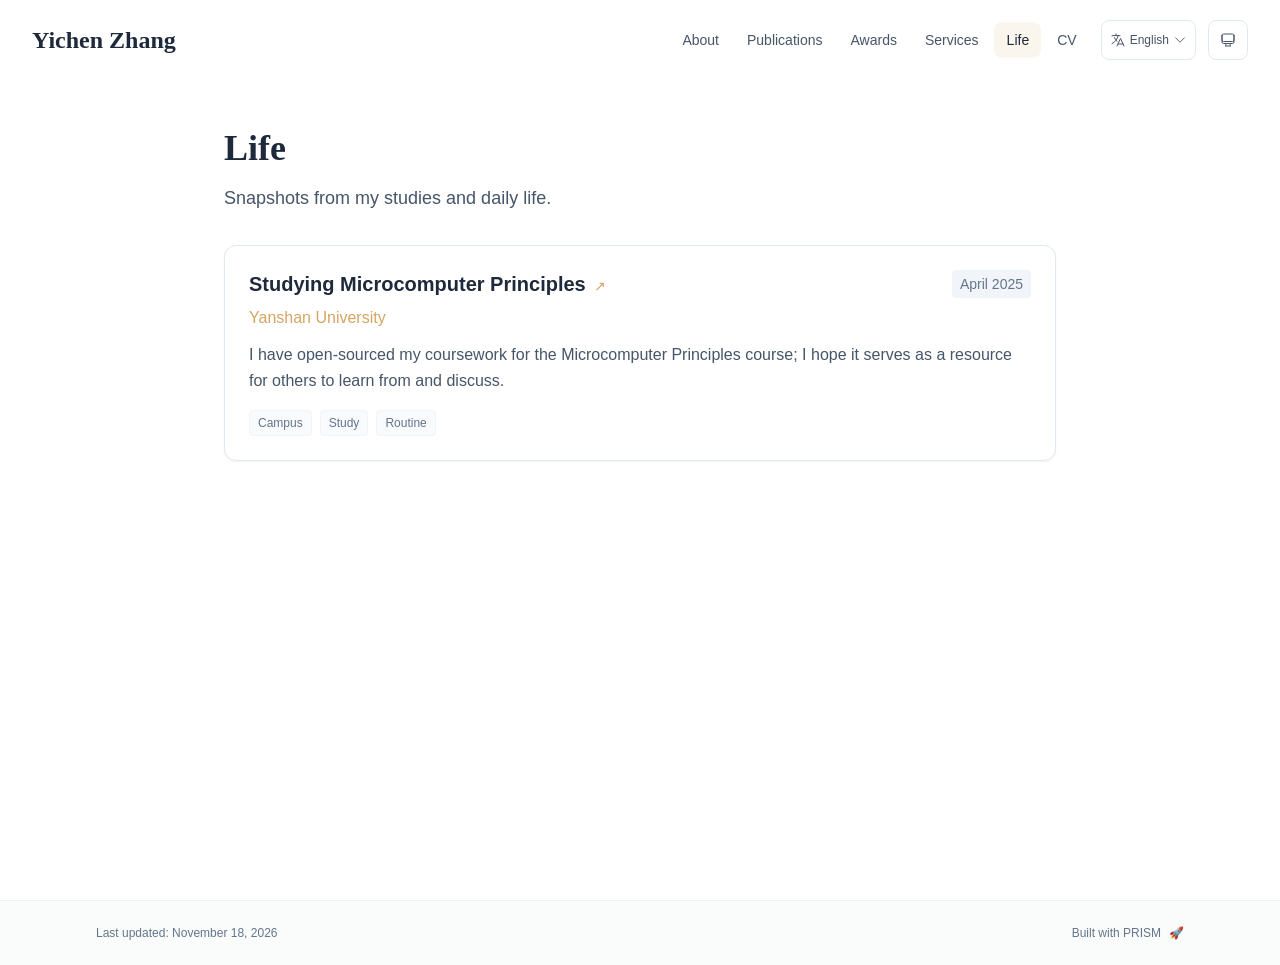
<file: teaching/index.html>
<!DOCTYPE html><!--okG5sV32KnriPS3_ojCJf--><html lang="en" class="scroll-smooth"><head><meta charSet="utf-8"/><meta name="viewport" content="width=device-width, initial-scale=1"/><link rel="stylesheet" href="/_next/static/css/7367860f892c9978.css" data-precedence="next"/><link rel="preload" as="script" fetchPriority="low" href="/_next/static/chunks/webpack-084ae6d53f03b7b3.js"/><script src="/_next/static/chunks/4bd1b696-c023c6e3521b1417.js" async=""></script><script src="/_next/static/chunks/255-dda36e826969d334.js" async=""></script><script src="/_next/static/chunks/main-app-2b2f326b48d2e376.js" async=""></script><script src="/_next/static/chunks/85-d1d78ccef7f123a3.js" async=""></script><script src="/_next/static/chunks/619-9168df9c2a29b74b.js" async=""></script><script src="/_next/static/chunks/972-70bf728a26c0f54e.js" async=""></script><script src="/_next/static/chunks/app/layout-87ddd7c00fabb645.js" async=""></script><script src="/_next/static/chunks/140-9014bc38c4061ade.js" async=""></script><script src="/_next/static/chunks/681-e8d9799011325ae3.js" async=""></script><script src="/_next/static/chunks/app/%5Bslug%5D/page-9b47b17f2dbf87f0.js" async=""></script><link rel="icon" href="/favicon.png" type="image/png"/><link rel="dns-prefetch" href="https://jialeliu.com"/><link rel="preconnect" href="https://jialeliu.com" crossorigin=""/><link rel="preload" as="font" type="font/woff2" href="https://jialeliu.com/fonts/georgiab.woff2" crossorigin=""/><title>Life | Yichen Zhang</title><meta name="description" content="Snapshots from my studies and daily life."/><meta name="author" content="Yichen Zhang"/><meta name="keywords" content="Yichen Zhang,Master&#x27;s Student,Robotics,Research,Southeast University"/><meta name="creator" content="Yichen Zhang"/><meta name="publisher" content="Yichen Zhang"/><meta property="og:title" content="Yichen Zhang"/><meta property="og:description" content="Yichen Zhang, a master&#x27;s student at Southeast University and an intern at Galbot in Suzhou, researching force and tactile sensing for dexterous robotic manipulation and generalist robot manipulation models."/><meta property="og:site_name" content="Yichen Zhang&#x27;s Academic Website"/><meta property="og:locale" content="en_US"/><meta property="og:type" content="website"/><meta name="twitter:card" content="summary"/><meta name="twitter:title" content="Yichen Zhang"/><meta name="twitter:description" content="Yichen Zhang, a master&#x27;s student at Southeast University and an intern at Galbot in Suzhou, researching force and tactile sensing for dexterous robotic manipulation and generalist robot manipulation models."/><link rel="icon" href="/favicon.png"/><script>
              try {
                const theme = localStorage.getItem('theme-storage');
                const parsed = theme ? JSON.parse(theme) : null;
                const setting = parsed?.state?.theme || 'system';
                const prefersDark = typeof window !== 'undefined' && window.matchMedia && window.matchMedia('(prefers-color-scheme: dark)').matches;
                const effective = setting === 'dark' ? 'dark' : (setting === 'light' ? 'light' : (prefersDark ? 'dark' : 'light'));
                var root = document.documentElement;
                root.classList.add(effective);
                root.setAttribute('data-theme', effective);
              } catch (e) {
                var root = document.documentElement;
                root.classList.add('light');
                root.setAttribute('data-theme', 'light');
              }
            </script><script>
    try {
      const cfg = {"enabled":true,"locales":["zh","en"],"defaultLocale":"en","mode":"fixed","fixedLocale":"en","persist":true,"switcher":true,"labels":{"zh":"中文","en":"English"}};
      const storageKey = 'locale-storage';
      const normalize = (value) => typeof value === 'string' ? value.trim().replace('_', '-').toLowerCase() : '';
      const matchLocale = (candidate) => {
        const normalized = normalize(candidate);
        if (!normalized) return null;
        if (cfg.locales.includes(normalized)) return normalized;
        const language = normalized.split('-')[0];
        if (cfg.locales.includes(language)) return language;
        return null;
      };

      let resolved = null;

      if (cfg.persist) {
        resolved = matchLocale(localStorage.getItem(storageKey));
      }

      if (!resolved) {
        if (cfg.mode === 'fixed') {
          resolved = cfg.fixedLocale;
        } else {
          resolved = matchLocale(navigator.language);
        }
      }

      if (!resolved) {
        resolved = cfg.defaultLocale;
      }

      const root = document.documentElement;
      root.lang = resolved;
      root.setAttribute('data-locale', resolved);

      if (cfg.persist) {
        localStorage.setItem(storageKey, resolved);
      }
    } catch (e) {
      const root = document.documentElement;
      root.lang = 'en';
      root.setAttribute('data-locale', 'en');
    }
  </script><script src="/_next/static/chunks/polyfills-42372ed130431b0a.js" noModule=""></script></head><body class="font-sans antialiased"><div hidden=""><!--$--><!--/$--></div><div style="visibility:hidden"><nav class="fixed top-0 left-0 right-0 z-50" data-headlessui-state=""><div class="transition-all duration-300 ease-out bg-transparent" style="transform:translateY(-100px)"><div class="max-w-7xl mx-auto px-4 sm:px-6 lg:px-8"><div class="flex justify-between items-center h-16 lg:h-20"><div class="flex-shrink-0" tabindex="0"><a class="text-xl lg:text-2xl font-serif font-semibold text-primary hover:text-accent transition-colors duration-200" href="/">Yichen Zhang</a></div><div class="hidden lg:block"><div class="ml-10 flex items-center space-x-3"><div class="relative flex items-baseline space-x-1"><a data-nav-href="/" class="relative px-3 py-2 text-sm font-medium rounded-lg transition-colors duration-150 text-neutral-600" href="/">About</a><a data-nav-href="/publications" class="relative px-3 py-2 text-sm font-medium rounded-lg transition-colors duration-150 text-neutral-600" href="/publications/">Publications</a><a data-nav-href="/awards" class="relative px-3 py-2 text-sm font-medium rounded-lg transition-colors duration-150 text-neutral-600" href="/awards/">Awards</a><a data-nav-href="/services" class="relative px-3 py-2 text-sm font-medium rounded-lg transition-colors duration-150 text-neutral-600" href="/services/">Services</a><a data-nav-href="/teaching" class="relative px-3 py-2 text-sm font-medium rounded-lg transition-colors duration-150 text-primary" href="/teaching/">Life</a><a data-nav-href="/cv" class="relative px-3 py-2 text-sm font-medium rounded-lg transition-colors duration-150 text-neutral-600" href="/cv/">CV</a></div><div class="flex items-center justify-center w-14 h-10 rounded-lg border border-neutral-200 dark:border-[rgba(148,163,184,0.24)] bg-background dark:bg-neutral-800"><div class="w-6 h-4 rounded bg-neutral-300 animate-pulse"></div></div><div class="flex items-center justify-center w-10 h-10 rounded-lg border border-neutral-200 dark:border-[rgba(148,163,184,0.24)] bg-background dark:bg-neutral-800"><div class="w-4 h-4 rounded-full bg-neutral-300 animate-pulse"></div></div></div></div><div class="lg:hidden flex items-center space-x-2"><div class="flex items-center justify-center w-14 h-10 rounded-lg border border-neutral-200 dark:border-[rgba(148,163,184,0.24)] bg-background dark:bg-neutral-800"><div class="w-6 h-4 rounded bg-neutral-300 animate-pulse"></div></div><div class="flex items-center justify-center w-10 h-10 rounded-lg border border-neutral-200 dark:border-[rgba(148,163,184,0.24)] bg-background dark:bg-neutral-800"><div class="w-4 h-4 rounded-full bg-neutral-300 animate-pulse"></div></div><button class="inline-flex items-center justify-center p-2 rounded-md text-neutral-600 hover:text-primary hover:bg-neutral-100 dark:hover:bg-neutral-800 focus:outline-none focus:ring-2 focus:ring-inset focus:ring-accent transition-colors duration-200" id="headlessui-disclosure-button-_R_7pdb_" type="button" aria-expanded="false" data-headlessui-state=""><span class="sr-only">Open main menu</span><div><svg xmlns="http://www.w3.org/2000/svg" fill="none" viewBox="0 0 24 24" stroke-width="1.5" stroke="currentColor" aria-hidden="true" data-slot="icon" class="block h-6 w-6"><path stroke-linecap="round" stroke-linejoin="round" d="M3.75 6.75h16.5M3.75 12h16.5m-16.5 5.25h16.5"></path></svg></div></button></div></div></div></div></nav><main class="min-h-screen pt-16 lg:pt-20"><div class="max-w-4xl mx-auto px-4 sm:px-6 lg:px-8 py-12"><div style="opacity:0;transform:translateY(20px)"><div class="mb-8"><h1 class="text-4xl font-serif font-bold text-primary mb-4">Life</h1><div class="text-lg text-neutral-600 dark:text-neutral-500 max-w-2xl leading-relaxed"><p class="mb-3 last:mb-0">Snapshots from my studies and daily life.</p></div></div><div class="grid gap-6"><div style="opacity:0;transform:translateY(20px)"><a href="https://github.com/JiHua1015/8086-and-8255-scan-algorithm-simulation-files" target="_blank" rel="noopener noreferrer" class="block"><div class="bg-white dark:bg-neutral-900 p-6 rounded-xl shadow-sm border border-neutral-200 dark:border-neutral-800 hover:shadow-lg transition-all duration-200 hover:scale-[1.01] cursor-pointer"><div class="flex justify-between items-start mb-2"><h3 class="text-xl font-semibold text-primary">Studying Microcomputer Principles<span class="ml-2 text-accent text-sm font-normal">↗</span></h3><span class="text-sm text-neutral-500 font-medium bg-neutral-100 dark:bg-neutral-800 px-2 py-1 rounded">April 2025</span></div><p class="text-base text-accent font-medium mb-3">Yanshan University</p><div class="text-base text-neutral-600 dark:text-neutral-500 leading-relaxed"><p class="mb-3 last:mb-0">I have open-sourced my coursework for the Microcomputer Principles course; I hope it serves as a resource for others to learn from and discuss.</p></div><div class="flex flex-wrap gap-2 mt-4"><span class="text-xs text-neutral-500 bg-neutral-50 dark:bg-neutral-800/50 px-2 py-1 rounded border border-neutral-100 dark:border-neutral-800">Campus</span><span class="text-xs text-neutral-500 bg-neutral-50 dark:bg-neutral-800/50 px-2 py-1 rounded border border-neutral-100 dark:border-neutral-800">Study</span><span class="text-xs text-neutral-500 bg-neutral-50 dark:bg-neutral-800/50 px-2 py-1 rounded border border-neutral-100 dark:border-neutral-800">Routine</span></div></div></a></div></div></div></div><!--$--><!--/$--></main><footer class="border-t border-neutral-200/50 bg-neutral-50/50 dark:bg-neutral-900/50 dark:border-neutral-700/50"><div class="max-w-6xl mx-auto px-4 sm:px-6 lg:px-8 py-6"><div class="flex flex-col sm:flex-row justify-between items-center gap-2"><p class="text-xs text-neutral-500">Last updated<!-- -->: <!-- -->November 18, 2026</p><p class="text-xs text-neutral-500 flex items-center"><a href="https://github.com/xyjoey/PRISM" target="_blank" rel="noopener noreferrer">Built with PRISM</a><span class="ml-2">🚀</span></p></div></div></footer></div><script src="/_next/static/chunks/webpack-084ae6d53f03b7b3.js" id="_R_" async=""></script><script>(self.__next_f=self.__next_f||[]).push([0])</script><script>self.__next_f.push([1,"1:\"$Sreact.fragment\"\n3:I[7558,[\"85\",\"static/chunks/85-d1d78ccef7f123a3.js\",\"619\",\"static/chunks/619-9168df9c2a29b74b.js\",\"972\",\"static/chunks/972-70bf728a26c0f54e.js\",\"177\",\"static/chunks/app/layout-87ddd7c00fabb645.js\"],\"ThemeProvider\"]\n4:I[611,[\"85\",\"static/chunks/85-d1d78ccef7f123a3.js\",\"619\",\"static/chunks/619-9168df9c2a29b74b.js\",\"972\",\"static/chunks/972-70bf728a26c0f54e.js\",\"177\",\"static/chunks/app/layout-87ddd7c00fabb645.js\"],\"LocaleProvider\"]\n5:I[552,[\"85\",\"static/chunks/85-d1d78ccef7f123a3.js\",\"619\",\"static/chunks/619-9168df9c2a29b74b.js\",\"972\",\"static/chunks/972-70bf728a26c0f54e.js\",\"177\",\"static/chunks/app/layout-87ddd7c00fabb645.js\"],\"default\"]\nb:I[7150,[],\"\"]\n:HL[\"/_next/static/css/7367860f892c9978.css\",\"style\"]\n2:T591,"])</script><script>self.__next_f.push([1,"\n    try {\n      const cfg = {\"enabled\":true,\"locales\":[\"zh\",\"en\"],\"defaultLocale\":\"en\",\"mode\":\"fixed\",\"fixedLocale\":\"en\",\"persist\":true,\"switcher\":true,\"labels\":{\"zh\":\"中文\",\"en\":\"English\"}};\n      const storageKey = 'locale-storage';\n      const normalize = (value) =\u003e typeof value === 'string' ? value.trim().replace('_', '-').toLowerCase() : '';\n      const matchLocale = (candidate) =\u003e {\n        const normalized = normalize(candidate);\n        if (!normalized) return null;\n        if (cfg.locales.includes(normalized)) return normalized;\n        const language = normalized.split('-')[0];\n        if (cfg.locales.includes(language)) return language;\n        return null;\n      };\n\n      let resolved = null;\n\n      if (cfg.persist) {\n        resolved = matchLocale(localStorage.getItem(storageKey));\n      }\n\n      if (!resolved) {\n        if (cfg.mode === 'fixed') {\n          resolved = cfg.fixedLocale;\n        } else {\n          resolved = matchLocale(navigator.language);\n        }\n      }\n\n      if (!resolved) {\n        resolved = cfg.defaultLocale;\n      }\n\n      const root = document.documentElement;\n      root.lang = resolved;\n      root.setAttribute('data-locale', resolved);\n\n      if (cfg.persist) {\n        localStorage.setItem(storageKey, resolved);\n      }\n    } catch (e) {\n      const root = document.documentElement;\n      root.lang = 'en';\n      root.setAttribute('data-locale', 'en');\n    }\n  "])</script><script>self.__next_f.push([1,"0:{\"P\":null,\"b\":\"okG5sV32KnriPS3_ojCJf\",\"p\":\"\",\"c\":[\"\",\"teaching\",\"\"],\"i\":false,\"f\":[[[\"\",{\"children\":[[\"slug\",\"teaching\",\"d\"],{\"children\":[\"__PAGE__\",{}]}]},\"$undefined\",\"$undefined\",true],[\"\",[\"$\",\"$1\",\"c\",{\"children\":[[[\"$\",\"link\",\"0\",{\"rel\":\"stylesheet\",\"href\":\"/_next/static/css/7367860f892c9978.css\",\"precedence\":\"next\",\"crossOrigin\":\"$undefined\",\"nonce\":\"$undefined\"}]],[\"$\",\"html\",null,{\"lang\":\"en\",\"className\":\"scroll-smooth\",\"suppressHydrationWarning\":true,\"children\":[[\"$\",\"head\",null,{\"children\":[[\"$\",\"link\",null,{\"rel\":\"icon\",\"href\":\"/favicon.png\",\"type\":\"image/png\"}],[\"$\",\"link\",null,{\"rel\":\"dns-prefetch\",\"href\":\"https://jialeliu.com\"}],[\"$\",\"link\",null,{\"rel\":\"preconnect\",\"href\":\"https://jialeliu.com\",\"crossOrigin\":\"\"}],[\"$\",\"link\",null,{\"rel\":\"preload\",\"as\":\"font\",\"type\":\"font/woff2\",\"href\":\"https://jialeliu.com/fonts/georgiab.woff2\",\"crossOrigin\":\"\"}],[\"$\",\"script\",null,{\"suppressHydrationWarning\":true,\"dangerouslySetInnerHTML\":{\"__html\":\"\\n              try {\\n                const theme = localStorage.getItem('theme-storage');\\n                const parsed = theme ? JSON.parse(theme) : null;\\n                const setting = parsed?.state?.theme || 'system';\\n                const prefersDark = typeof window !== 'undefined' \u0026\u0026 window.matchMedia \u0026\u0026 window.matchMedia('(prefers-color-scheme: dark)').matches;\\n                const effective = setting === 'dark' ? 'dark' : (setting === 'light' ? 'light' : (prefersDark ? 'dark' : 'light'));\\n                var root = document.documentElement;\\n                root.classList.add(effective);\\n                root.setAttribute('data-theme', effective);\\n              } catch (e) {\\n                var root = document.documentElement;\\n                root.classList.add('light');\\n                root.setAttribute('data-theme', 'light');\\n              }\\n            \"}}],[\"$\",\"script\",null,{\"suppressHydrationWarning\":true,\"dangerouslySetInnerHTML\":{\"__html\":\"$2\"}}]]}],[\"$\",\"body\",null,{\"className\":\"font-sans antialiased\",\"children\":[\"$\",\"$L3\",null,{\"children\":[\"$\",\"$L4\",null,{\"config\":{\"enabled\":true,\"locales\":[\"zh\",\"en\"],\"defaultLocale\":\"en\",\"mode\":\"fixed\",\"fixedLocale\":\"en\",\"persist\":true,\"switcher\":true,\"labels\":{\"zh\":\"中文\",\"en\":\"English\"}},\"children\":[[\"$\",\"$L5\",null,{\"items\":[{\"title\":\"About\",\"type\":\"page\",\"target\":\"about\",\"href\":\"/\"},{\"title\":\"Publications\",\"type\":\"page\",\"target\":\"publications\",\"href\":\"/publications\"},{\"title\":\"Awards\",\"type\":\"page\",\"target\":\"awards\",\"href\":\"/awards\"},{\"title\":\"Services\",\"type\":\"page\",\"target\":\"services\",\"href\":\"/services\"},{\"title\":\"Life\",\"type\":\"page\",\"target\":\"teaching\",\"href\":\"/teaching\"},{\"title\":\"CV\",\"type\":\"page\",\"target\":\"cv\",\"href\":\"/cv\"}],\"siteTitle\":\"Yichen Zhang\",\"enableOnePageMode\":false,\"i18n\":\"$0:f:0:1:1:props:children:1:props:children:1:props:children:props:children:props:config\",\"itemsByLocale\":{\"zh\":[{\"title\":\"关于我\",\"type\":\"page\",\"target\":\"about\",\"href\":\"/\"},{\"title\":\"论文\",\"type\":\"page\",\"target\":\"publications\",\"href\":\"/publications\"},{\"title\":\"奖项\",\"type\":\"page\",\"target\":\"awards\",\"href\":\"/awards\"},{\"title\":\"服务\",\"type\":\"page\",\"target\":\"services\",\"href\":\"/services\"},{\"title\":\"生活\",\"type\":\"page\",\"target\":\"teaching\",\"href\":\"/teaching\"},{\"title\":\"简历\",\"type\":\"page\",\"target\":\"cv\",\"href\":\"/cv\"}],\"en\":[{\"title\":\"About\",\"type\":\"page\",\"target\":\"about\",\"href\":\"/\"},{\"title\":\"Publications\",\"type\":\"page\",\"target\":\"publications\",\"href\":\"/publications\"},{\"title\":\"Awards\",\"type\":\"page\",\"target\":\"awards\",\"href\":\"/awards\"},{\"title\":\"Services\",\"type\":\"page\",\"target\":\"services\",\"href\":\"/services\"},{\"title\":\"Life\",\"type\":\"page\",\"target\":\"teaching\",\"href\":\"/teaching\"},{\"title\":\"CV\",\"type\":\"page\",\"target\":\"cv\",\"href\":\"/cv\"}]},\"siteTitleByLocale\":{\"zh\":\"张艺晨\",\"en\":\"Yichen Zhang\"}}],\"$L6\",\"$L7\"]}]}]}]]}]]}],{\"children\":[[\"slug\",\"teaching\",\"d\"],\"$L8\",{\"children\":[\"__PAGE__\",\"$L9\",{},null,false]},null,false]},null,false],\"$La\",false]],\"m\":\"$undefined\",\"G\":[\"$b\",[]],\"s\":false,\"S\":true}\n"])</script><script>self.__next_f.push([1,"c:I[9766,[],\"\"]\nd:I[8924,[],\"\"]\ne:I[7923,[\"85\",\"static/chunks/85-d1d78ccef7f123a3.js\",\"619\",\"static/chunks/619-9168df9c2a29b74b.js\",\"972\",\"static/chunks/972-70bf728a26c0f54e.js\",\"177\",\"static/chunks/app/layout-87ddd7c00fabb645.js\"],\"default\"]\n10:I[4431,[],\"OutletBoundary\"]\n12:I[5278,[],\"AsyncMetadataOutlet\"]\n14:I[4431,[],\"ViewportBoundary\"]\n16:I[4431,[],\"MetadataBoundary\"]\n17:\"$Sreact.suspense\"\n"])</script><script>self.__next_f.push([1,"6:[\"$\",\"main\",null,{\"className\":\"min-h-screen pt-16 lg:pt-20\",\"children\":[\"$\",\"$Lc\",null,{\"parallelRouterKey\":\"children\",\"error\":\"$undefined\",\"errorStyles\":\"$undefined\",\"errorScripts\":\"$undefined\",\"template\":[\"$\",\"$Ld\",null,{}],\"templateStyles\":\"$undefined\",\"templateScripts\":\"$undefined\",\"notFound\":[[[\"$\",\"title\",null,{\"children\":\"404: This page could not be found.\"}],[\"$\",\"div\",null,{\"style\":{\"fontFamily\":\"system-ui,\\\"Segoe UI\\\",Roboto,Helvetica,Arial,sans-serif,\\\"Apple Color Emoji\\\",\\\"Segoe UI Emoji\\\"\",\"height\":\"100vh\",\"textAlign\":\"center\",\"display\":\"flex\",\"flexDirection\":\"column\",\"alignItems\":\"center\",\"justifyContent\":\"center\"},\"children\":[\"$\",\"div\",null,{\"children\":[[\"$\",\"style\",null,{\"dangerouslySetInnerHTML\":{\"__html\":\"body{color:#000;background:#fff;margin:0}.next-error-h1{border-right:1px solid rgba(0,0,0,.3)}@media (prefers-color-scheme:dark){body{color:#fff;background:#000}.next-error-h1{border-right:1px solid rgba(255,255,255,.3)}}\"}}],[\"$\",\"h1\",null,{\"className\":\"next-error-h1\",\"style\":{\"display\":\"inline-block\",\"margin\":\"0 20px 0 0\",\"padding\":\"0 23px 0 0\",\"fontSize\":24,\"fontWeight\":500,\"verticalAlign\":\"top\",\"lineHeight\":\"49px\"},\"children\":404}],[\"$\",\"div\",null,{\"style\":{\"display\":\"inline-block\"},\"children\":[\"$\",\"h2\",null,{\"style\":{\"fontSize\":14,\"fontWeight\":400,\"lineHeight\":\"49px\",\"margin\":0},\"children\":\"This page could not be found.\"}]}]]}]}]],[]],\"forbidden\":\"$undefined\",\"unauthorized\":\"$undefined\"}]}]\n"])</script><script>self.__next_f.push([1,"7:[\"$\",\"$Le\",null,{\"lastUpdated\":\"November 18, 2026\",\"lastUpdatedByLocale\":{\"zh\":\"2026年11月18日\",\"en\":\"November 18, 2026\"},\"defaultLocale\":\"en\"}]\n8:[\"$\",\"$1\",\"c\",{\"children\":[null,[\"$\",\"$Lc\",null,{\"parallelRouterKey\":\"children\",\"error\":\"$undefined\",\"errorStyles\":\"$undefined\",\"errorScripts\":\"$undefined\",\"template\":[\"$\",\"$Ld\",null,{}],\"templateStyles\":\"$undefined\",\"templateScripts\":\"$undefined\",\"notFound\":\"$undefined\",\"forbidden\":\"$undefined\",\"unauthorized\":\"$undefined\"}]]}]\n9:[\"$\",\"$1\",\"c\",{\"children\":[\"$Lf\",null,[\"$\",\"$L10\",null,{\"children\":[\"$L11\",[\"$\",\"$L12\",null,{\"promise\":\"$@13\"}]]}]]}]\na:[\"$\",\"$1\",\"h\",{\"children\":[null,[[\"$\",\"$L14\",null,{\"children\":\"$L15\"}],null],[\"$\",\"$L16\",null,{\"children\":[\"$\",\"div\",null,{\"hidden\":true,\"children\":[\"$\",\"$17\",null,{\"fallback\":null,\"children\":\"$L18\"}]}]}]]}]\n"])</script><script>self.__next_f.push([1,"19:I[5421,[\"85\",\"static/chunks/85-d1d78ccef7f123a3.js\",\"140\",\"static/chunks/140-9014bc38c4061ade.js\",\"681\",\"static/chunks/681-e8d9799011325ae3.js\",\"182\",\"static/chunks/app/%5Bslug%5D/page-9b47b17f2dbf87f0.js\"],\"default\"]\n"])</script><script>self.__next_f.push([1,"f:[\"$\",\"$L19\",null,{\"dataByLocale\":{\"zh\":{\"type\":\"card\",\"config\":{\"type\":\"card\",\"title\":\"生活\",\"description\":\"Snapshots from my study and daily life.\",\"items\":[{\"title\":\"微机原理的学习\",\"subtitle\":\"Yanshan University\",\"date\":\"2025.4\",\"content\":\"我将我的微机原理的课程作业进行了开源，希望大家可以学习交流。\",\"tags\":[\"Campus\",\"Study\",\"Routine\"],\"link\":\"https://github.com/JiHua1015/8086-and-8255-scan-algorithm-simulation-files\"}]}},\"en\":{\"type\":\"card\",\"config\":{\"type\":\"card\",\"title\":\"Life\",\"description\":\"Snapshots from my studies and daily life.\",\"items\":[{\"title\":\"Studying Microcomputer Principles\",\"subtitle\":\"Yanshan University\",\"date\":\"April 2025\",\"content\":\"I have open-sourced my coursework for the Microcomputer Principles course; I hope it serves as a resource for others to learn from and discuss.\",\"tags\":[\"Campus\",\"Study\",\"Routine\"],\"link\":\"https://github.com/JiHua1015/8086-and-8255-scan-algorithm-simulation-files\"}]}}},\"defaultLocale\":\"en\"}]\n"])</script><script>self.__next_f.push([1,"15:[[\"$\",\"meta\",\"0\",{\"charSet\":\"utf-8\"}],[\"$\",\"meta\",\"1\",{\"name\":\"viewport\",\"content\":\"width=device-width, initial-scale=1\"}]]\n11:null\n"])</script><script>self.__next_f.push([1,"1a:I[622,[],\"IconMark\"]\n"])</script><script>self.__next_f.push([1,"13:{\"metadata\":[[\"$\",\"title\",\"0\",{\"children\":\"Life | Yichen Zhang\"}],[\"$\",\"meta\",\"1\",{\"name\":\"description\",\"content\":\"Snapshots from my studies and daily life.\"}],[\"$\",\"meta\",\"2\",{\"name\":\"author\",\"content\":\"Yichen Zhang\"}],[\"$\",\"meta\",\"3\",{\"name\":\"keywords\",\"content\":\"Yichen Zhang,Master's Student,Robotics,Research,Southeast University\"}],[\"$\",\"meta\",\"4\",{\"name\":\"creator\",\"content\":\"Yichen Zhang\"}],[\"$\",\"meta\",\"5\",{\"name\":\"publisher\",\"content\":\"Yichen Zhang\"}],[\"$\",\"meta\",\"6\",{\"property\":\"og:title\",\"content\":\"Yichen Zhang\"}],[\"$\",\"meta\",\"7\",{\"property\":\"og:description\",\"content\":\"Yichen Zhang, a master's student at Southeast University and an intern at Galbot in Suzhou, researching force and tactile sensing for dexterous robotic manipulation and generalist robot manipulation models.\"}],[\"$\",\"meta\",\"8\",{\"property\":\"og:site_name\",\"content\":\"Yichen Zhang's Academic Website\"}],[\"$\",\"meta\",\"9\",{\"property\":\"og:locale\",\"content\":\"en_US\"}],[\"$\",\"meta\",\"10\",{\"property\":\"og:type\",\"content\":\"website\"}],[\"$\",\"meta\",\"11\",{\"name\":\"twitter:card\",\"content\":\"summary\"}],[\"$\",\"meta\",\"12\",{\"name\":\"twitter:title\",\"content\":\"Yichen Zhang\"}],[\"$\",\"meta\",\"13\",{\"name\":\"twitter:description\",\"content\":\"Yichen Zhang, a master's student at Southeast University and an intern at Galbot in Suzhou, researching force and tactile sensing for dexterous robotic manipulation and generalist robot manipulation models.\"}],[\"$\",\"link\",\"14\",{\"rel\":\"icon\",\"href\":\"/favicon.png\"}],[\"$\",\"$L1a\",\"15\",{}]],\"error\":null,\"digest\":\"$undefined\"}\n"])</script><script>self.__next_f.push([1,"18:\"$13:metadata\"\n"])</script></body></html>
</file>
<file: _next/static/css/7367860f892c9978.css>
/*! tailwindcss v4.1.10 | MIT License | https://tailwindcss.com */@layer properties{@supports (((-webkit-hyphens:none)) and (not (margin-trim:inline))) or ((-moz-orient:inline) and (not (color:rgb(from red r g b)))){*,::backdrop,:after,:before{--tw-translate-x:0;--tw-translate-y:0;--tw-translate-z:0;--tw-rotate-x:initial;--tw-rotate-y:initial;--tw-rotate-z:initial;--tw-skew-x:initial;--tw-skew-y:initial;--tw-space-y-reverse:0;--tw-space-x-reverse:0;--tw-divide-y-reverse:0;--tw-border-style:solid;--tw-leading:initial;--tw-font-weight:initial;--tw-shadow:0 0 #0000;--tw-shadow-color:initial;--tw-shadow-alpha:100%;--tw-inset-shadow:0 0 #0000;--tw-inset-shadow-color:initial;--tw-inset-shadow-alpha:100%;--tw-ring-color:initial;--tw-ring-shadow:0 0 #0000;--tw-inset-ring-color:initial;--tw-inset-ring-shadow:0 0 #0000;--tw-ring-inset:initial;--tw-ring-offset-width:0px;--tw-ring-offset-color:#fff;--tw-ring-offset-shadow:0 0 #0000;--tw-blur:initial;--tw-brightness:initial;--tw-contrast:initial;--tw-grayscale:initial;--tw-hue-rotate:initial;--tw-invert:initial;--tw-opacity:initial;--tw-saturate:initial;--tw-sepia:initial;--tw-drop-shadow:initial;--tw-drop-shadow-color:initial;--tw-drop-shadow-alpha:100%;--tw-drop-shadow-size:initial;--tw-backdrop-blur:initial;--tw-backdrop-brightness:initial;--tw-backdrop-contrast:initial;--tw-backdrop-grayscale:initial;--tw-backdrop-hue-rotate:initial;--tw-backdrop-invert:initial;--tw-backdrop-opacity:initial;--tw-backdrop-saturate:initial;--tw-backdrop-sepia:initial;--tw-duration:initial;--tw-ease:initial;--tw-scale-x:1;--tw-scale-y:1;--tw-scale-z:1;--tw-outline-style:solid}}}@layer theme{:host,:root{--font-sans:"Inter",-apple-system,BlinkMacSystemFont,"Segoe UI",Roboto,sans-serif;--color-red-50:oklch(97.1% .013 17.38);--color-red-400:oklch(70.4% .191 22.216);--color-red-600:oklch(57.7% .245 27.325);--color-red-900:oklch(39.6% .141 25.723);--color-black:#000;--color-white:#fff;--spacing:.25rem;--container-xs:20rem;--container-sm:24rem;--container-2xl:42rem;--container-3xl:48rem;--container-4xl:56rem;--container-6xl:72rem;--container-7xl:80rem;--text-xs:.75rem;--text-xs--line-height:calc(1/.75);--text-sm:.875rem;--text-sm--line-height:calc(1.25/.875);--text-base:1rem;--text-base--line-height:calc(1.5/1);--text-lg:1.125rem;--text-lg--line-height:calc(1.75/1.125);--text-xl:1.25rem;--text-xl--line-height:calc(1.75/1.25);--text-2xl:1.5rem;--text-2xl--line-height:calc(2/1.5);--text-3xl:1.875rem;--text-3xl--line-height:calc(2.25/1.875);--text-4xl:2.25rem;--text-4xl--line-height:calc(2.5/2.25);--font-weight-light:300;--font-weight-normal:400;--font-weight-medium:500;--font-weight-semibold:600;--font-weight-bold:700;--leading-tight:1.25;--leading-relaxed:1.625;--radius-md:.375rem;--radius-lg:.5rem;--radius-xl:.75rem;--radius-2xl:1rem;--ease-out:cubic-bezier(0,0,.2,1);--animate-pulse:pulse 2s cubic-bezier(.4,0,.6,1)infinite;--blur-sm:8px;--blur-xl:24px;--aspect-video:16/9;--default-transition-duration:.15s;--default-transition-timing-function:cubic-bezier(.4,0,.2,1);--default-font-family:"Inter",-apple-system,BlinkMacSystemFont,"Segoe UI",Roboto,sans-serif;--default-mono-font-family:"SF Mono",Monaco,"Cascadia Code","Roboto Mono",Consolas,"Courier New",monospace;--line-height-normal:1.5;--shadow-glass:0 8px 32px 0 #1f26875e}}@layer base{*,::backdrop,:after,:before{box-sizing:border-box;border:0 solid;margin:0;padding:0}::file-selector-button{box-sizing:border-box;border:0 solid;margin:0;padding:0}:host,html{-webkit-text-size-adjust:100%;tab-size:4;line-height:1.5;font-family:var(--default-font-family,ui-sans-serif,system-ui,sans-serif,"Apple Color Emoji","Segoe UI Emoji","Segoe UI Symbol","Noto Color Emoji");font-feature-settings:var(--default-font-feature-settings,normal);font-variation-settings:var(--default-font-variation-settings,normal);-webkit-tap-highlight-color:transparent}hr{height:0;color:inherit;border-top-width:1px}abbr:where([title]){-webkit-text-decoration:underline dotted;text-decoration:underline dotted}h1,h2,h3,h4,h5,h6{font-size:inherit;font-weight:inherit}a{color:inherit;-webkit-text-decoration:inherit;text-decoration:inherit}b,strong{font-weight:bolder}code,kbd,pre,samp{font-family:var(--default-mono-font-family,ui-monospace,SFMono-Regular,Menlo,Monaco,Consolas,"Liberation Mono","Courier New",monospace);font-feature-settings:var(--default-mono-font-feature-settings,normal);font-variation-settings:var(--default-mono-font-variation-settings,normal);font-size:1em}small{font-size:80%}sub,sup{vertical-align:baseline;font-size:75%;line-height:0;position:relative}sub{bottom:-.25em}sup{top:-.5em}table{text-indent:0;border-color:inherit;border-collapse:collapse}:-moz-focusring{outline:auto}progress{vertical-align:baseline}summary{display:list-item}menu,ol,ul{list-style:none}audio,canvas,embed,iframe,img,object,svg,video{vertical-align:middle;display:block}img,video{max-width:100%;height:auto}button,input,optgroup,select,textarea{font:inherit;font-feature-settings:inherit;font-variation-settings:inherit;letter-spacing:inherit;color:inherit;opacity:1;background-color:#0000;border-radius:0}::file-selector-button{font:inherit;font-feature-settings:inherit;font-variation-settings:inherit;letter-spacing:inherit;color:inherit;opacity:1;background-color:#0000;border-radius:0}:where(select:is([multiple],[size])) optgroup{font-weight:bolder}:where(select:is([multiple],[size])) optgroup option{padding-inline-start:20px}::file-selector-button{margin-inline-end:4px}::placeholder{opacity:1}@supports (not ((-webkit-appearance:-apple-pay-button))) or (contain-intrinsic-size:1px){::placeholder{color:currentColor}@supports (color:color-mix(in lab,red,red)){::placeholder{color:color-mix(in oklab,currentcolor 50%,transparent)}}}textarea{resize:vertical}::-webkit-search-decoration{-webkit-appearance:none}::-webkit-date-and-time-value{min-height:1lh;text-align:inherit}::-webkit-datetime-edit{display:inline-flex}::-webkit-datetime-edit-fields-wrapper{padding:0}::-webkit-datetime-edit,::-webkit-datetime-edit-year-field{padding-block:0}::-webkit-datetime-edit-day-field,::-webkit-datetime-edit-month-field{padding-block:0}::-webkit-datetime-edit-hour-field,::-webkit-datetime-edit-minute-field{padding-block:0}::-webkit-datetime-edit-millisecond-field,::-webkit-datetime-edit-second-field{padding-block:0}::-webkit-datetime-edit-meridiem-field{padding-block:0}:-moz-ui-invalid{box-shadow:none}button,input:where([type=button],[type=reset],[type=submit]){appearance:button}::file-selector-button{appearance:button}::-webkit-inner-spin-button,::-webkit-outer-spin-button{height:auto}[hidden]:where(:not([hidden=until-found])){display:none!important}}@layer components;@layer utilities{.pointer-events-none{pointer-events:none}.sr-only{clip:rect(0,0,0,0);white-space:nowrap;border-width:0;width:1px;height:1px;margin:-1px;padding:0;overflow:hidden}.absolute,.sr-only{position:absolute}.fixed{position:fixed}.relative{position:relative}.static{position:static}.sticky{position:sticky}.inset-0{inset:calc(var(--spacing)*0)}.top-0{top:calc(var(--spacing)*0)}.top-1\/2{top:50%}.top-2{top:calc(var(--spacing)*2)}.top-3{top:calc(var(--spacing)*3)}.top-8{top:calc(var(--spacing)*8)}.top-full{top:100%}.right-0{right:calc(var(--spacing)*0)}.right-2{right:calc(var(--spacing)*2)}.right-3{right:calc(var(--spacing)*3)}.left-0{left:calc(var(--spacing)*0)}.left-1\/2{left:50%}.left-3{left:calc(var(--spacing)*3)}.z-10{z-index:10}.z-20{z-index:20}.z-40{z-index:40}.z-50{z-index:50}.container{width:100%}@media (min-width:40rem){.container{max-width:40rem}}@media (min-width:48rem){.container{max-width:48rem}}@media (min-width:64rem){.container{max-width:64rem}}@media (min-width:80rem){.container{max-width:80rem}}@media (min-width:96rem){.container{max-width:96rem}}.mx-4{margin-inline:calc(var(--spacing)*4)}.mx-auto{margin-inline:auto}.my-4{margin-block:calc(var(--spacing)*4)}.mt-0\.5{margin-top:calc(var(--spacing)*.5)}.mt-2{margin-top:calc(var(--spacing)*2)}.mt-3{margin-top:calc(var(--spacing)*3)}.mt-4{margin-top:calc(var(--spacing)*4)}.mt-6{margin-top:calc(var(--spacing)*6)}.mt-8{margin-top:calc(var(--spacing)*8)}.mt-auto{margin-top:auto}.mr-1{margin-right:calc(var(--spacing)*1)}.mr-1\.5{margin-right:calc(var(--spacing)*1.5)}.mr-2{margin-right:calc(var(--spacing)*2)}.mb-1{margin-bottom:calc(var(--spacing)*1)}.mb-2{margin-bottom:calc(var(--spacing)*2)}.mb-3{margin-bottom:calc(var(--spacing)*3)}.mb-4{margin-bottom:calc(var(--spacing)*4)}.mb-6{margin-bottom:calc(var(--spacing)*6)}.mb-8{margin-bottom:calc(var(--spacing)*8)}.ml-0{margin-left:calc(var(--spacing)*0)}.ml-2{margin-left:calc(var(--spacing)*2)}.ml-4{margin-left:calc(var(--spacing)*4)}.ml-10{margin-left:calc(var(--spacing)*10)}.line-clamp-2{-webkit-line-clamp:2}.line-clamp-2,.line-clamp-3{-webkit-box-orient:vertical;display:-webkit-box;overflow:hidden}.line-clamp-3{-webkit-line-clamp:3}.block{display:block}.contents{display:contents}.flex{display:flex}.grid{display:grid}.hidden{display:none}.inline-flex{display:inline-flex}.aspect-square{aspect-ratio:1}.aspect-video{aspect-ratio:var(--aspect-video)}.h-0{height:calc(var(--spacing)*0)}.h-2\.5{height:calc(var(--spacing)*2.5)}.h-3{height:calc(var(--spacing)*3)}.h-3\.5{height:calc(var(--spacing)*3.5)}.h-4{height:calc(var(--spacing)*4)}.h-5{height:calc(var(--spacing)*5)}.h-6{height:calc(var(--spacing)*6)}.h-8{height:calc(var(--spacing)*8)}.h-10{height:calc(var(--spacing)*10)}.h-16{height:calc(var(--spacing)*16)}.h-64{height:calc(var(--spacing)*64)}.h-auto{height:auto}.h-full{height:100%}.max-h-56{max-height:calc(var(--spacing)*56)}.max-h-\[420px\]{max-height:420px}.min-h-screen{min-height:100vh}.w-0{width:calc(var(--spacing)*0)}.w-2\.5{width:calc(var(--spacing)*2.5)}.w-3{width:calc(var(--spacing)*3)}.w-3\.5{width:calc(var(--spacing)*3.5)}.w-4{width:calc(var(--spacing)*4)}.w-5{width:calc(var(--spacing)*5)}.w-6{width:calc(var(--spacing)*6)}.w-8{width:calc(var(--spacing)*8)}.w-10{width:calc(var(--spacing)*10)}.w-14{width:calc(var(--spacing)*14)}.w-16{width:calc(var(--spacing)*16)}.w-32{width:calc(var(--spacing)*32)}.w-36{width:calc(var(--spacing)*36)}.w-64{width:calc(var(--spacing)*64)}.w-full{width:100%}.max-w-2xl{max-width:var(--container-2xl)}.max-w-3xl{max-width:var(--container-3xl)}.max-w-4xl{max-width:var(--container-4xl)}.max-w-6xl{max-width:var(--container-6xl)}.max-w-7xl{max-width:var(--container-7xl)}.max-w-\[calc\(100vw-2rem\)\]{max-width:calc(100vw - 2rem)}.max-w-sm{max-width:var(--container-sm)}.max-w-xs{max-width:var(--container-xs)}.min-w-0{min-width:calc(var(--spacing)*0)}.flex-1{flex:1}.flex-shrink-0{flex-shrink:0}.flex-grow{flex-grow:1}.-translate-x-1\/2{--tw-translate-x:calc(calc(1/2*100%)*-1)}.-translate-x-1\/2,.-translate-y-1\/2{translate:var(--tw-translate-x)var(--tw-translate-y)}.-translate-y-1\/2{--tw-translate-y:calc(calc(1/2*100%)*-1)}.-translate-y-full{--tw-translate-y:-100%;translate:var(--tw-translate-x)var(--tw-translate-y)}.rotate-180{rotate:180deg}.transform{transform:var(--tw-rotate-x,)var(--tw-rotate-y,)var(--tw-rotate-z,)var(--tw-skew-x,)var(--tw-skew-y,)}.animate-pulse{animation:var(--animate-pulse)}.cursor-pointer{cursor:pointer}.resize{resize:both}.scroll-mt-24{scroll-margin-top:calc(var(--spacing)*24)}.list-inside{list-style-position:inside}.list-decimal{list-style-type:decimal}.list-disc{list-style-type:disc}.grid-cols-1{grid-template-columns:repeat(1,minmax(0,1fr))}.flex-col{flex-direction:column}.flex-wrap{flex-wrap:wrap}.items-baseline{align-items:baseline}.items-center{align-items:center}.items-start{align-items:flex-start}.justify-between{justify-content:space-between}.justify-center{justify-content:center}.gap-1{gap:calc(var(--spacing)*1)}.gap-2{gap:calc(var(--spacing)*2)}.gap-3{gap:calc(var(--spacing)*3)}.gap-4{gap:calc(var(--spacing)*4)}.gap-6{gap:calc(var(--spacing)*6)}.gap-12{gap:calc(var(--spacing)*12)}:where(.space-y-1>:not(:last-child)){--tw-space-y-reverse:0;margin-block-start:calc(calc(var(--spacing)*1)*var(--tw-space-y-reverse));margin-block-end:calc(calc(var(--spacing)*1)*calc(1 - var(--tw-space-y-reverse)))}:where(.space-y-1\.5>:not(:last-child)){--tw-space-y-reverse:0;margin-block-start:calc(calc(var(--spacing)*1.5)*var(--tw-space-y-reverse));margin-block-end:calc(calc(var(--spacing)*1.5)*calc(1 - var(--tw-space-y-reverse)))}:where(.space-y-2>:not(:last-child)){--tw-space-y-reverse:0;margin-block-start:calc(calc(var(--spacing)*2)*var(--tw-space-y-reverse));margin-block-end:calc(calc(var(--spacing)*2)*calc(1 - var(--tw-space-y-reverse)))}:where(.space-y-4>:not(:last-child)){--tw-space-y-reverse:0;margin-block-start:calc(calc(var(--spacing)*4)*var(--tw-space-y-reverse));margin-block-end:calc(calc(var(--spacing)*4)*calc(1 - var(--tw-space-y-reverse)))}:where(.space-y-6>:not(:last-child)){--tw-space-y-reverse:0;margin-block-start:calc(calc(var(--spacing)*6)*var(--tw-space-y-reverse));margin-block-end:calc(calc(var(--spacing)*6)*calc(1 - var(--tw-space-y-reverse)))}:where(.space-y-8>:not(:last-child)){--tw-space-y-reverse:0;margin-block-start:calc(calc(var(--spacing)*8)*var(--tw-space-y-reverse));margin-block-end:calc(calc(var(--spacing)*8)*calc(1 - var(--tw-space-y-reverse)))}.gap-x-2{column-gap:calc(var(--spacing)*2)}.gap-x-4{column-gap:calc(var(--spacing)*4)}:where(.space-x-0\.5>:not(:last-child)){--tw-space-x-reverse:0;margin-inline-start:calc(calc(var(--spacing)*.5)*var(--tw-space-x-reverse));margin-inline-end:calc(calc(var(--spacing)*.5)*calc(1 - var(--tw-space-x-reverse)))}:where(.space-x-1>:not(:last-child)){--tw-space-x-reverse:0;margin-inline-start:calc(calc(var(--spacing)*1)*var(--tw-space-x-reverse));margin-inline-end:calc(calc(var(--spacing)*1)*calc(1 - var(--tw-space-x-reverse)))}:where(.space-x-2>:not(:last-child)){--tw-space-x-reverse:0;margin-inline-start:calc(calc(var(--spacing)*2)*var(--tw-space-x-reverse));margin-inline-end:calc(calc(var(--spacing)*2)*calc(1 - var(--tw-space-x-reverse)))}:where(.space-x-3>:not(:last-child)){--tw-space-x-reverse:0;margin-inline-start:calc(calc(var(--spacing)*3)*var(--tw-space-x-reverse));margin-inline-end:calc(calc(var(--spacing)*3)*calc(1 - var(--tw-space-x-reverse)))}:where(.divide-y>:not(:last-child)){--tw-divide-y-reverse:0;border-bottom-style:var(--tw-border-style);border-top-style:var(--tw-border-style);border-top-width:calc(1px*var(--tw-divide-y-reverse));border-bottom-width:calc(1px*calc(1 - var(--tw-divide-y-reverse)))}:where(.divide-neutral-200>:not(:last-child)){border-color:var(--neutral-200)}.overflow-hidden{overflow:hidden}.overflow-x-auto{overflow-x:auto}.overflow-y-auto{overflow-y:auto}.scroll-smooth{scroll-behavior:smooth}.rounded{border-radius:.25rem}.rounded-2xl{border-radius:var(--radius-2xl)}.rounded-full{border-radius:3.40282e+38px}.rounded-lg{border-radius:var(--radius-lg)}.rounded-md{border-radius:var(--radius-md)}.rounded-xl{border-radius:var(--radius-xl)}.border{border-style:var(--tw-border-style);border-width:1px}.border-t{border-top-style:var(--tw-border-style);border-top-width:1px}.border-t-4{border-top-style:var(--tw-border-style);border-top-width:4px}.border-r-4{border-right-style:var(--tw-border-style);border-right-width:4px}.border-b{border-bottom-style:var(--tw-border-style);border-bottom-width:1px}.border-l-4{border-left-style:var(--tw-border-style);border-left-width:4px}.border-accent,.border-accent\/40{border-color:var(--accent)}@supports (color:color-mix(in lab,red,red)){.border-accent\/40{border-color:color-mix(in oklab,var(--accent)40%,transparent)}}.border-accent\/50{border-color:var(--accent)}@supports (color:color-mix(in lab,red,red)){.border-accent\/50{border-color:color-mix(in oklab,var(--accent)50%,transparent)}}.border-neutral-100{border-color:var(--neutral-100)}.border-neutral-200,.border-neutral-200\/50{border-color:var(--neutral-200)}@supports (color:color-mix(in lab,red,red)){.border-neutral-200\/50{border-color:color-mix(in oklab,var(--neutral-200)50%,transparent)}}.border-transparent{border-color:#0000}.border-t-accent{border-top-color:var(--accent)}.border-t-neutral-800{border-top-color:var(--neutral-800)}.bg-accent,.bg-accent\/10{background-color:var(--accent)}@supports (color:color-mix(in lab,red,red)){.bg-accent\/10{background-color:color-mix(in oklab,var(--accent)10%,transparent)}}.bg-accent\/\[0\.07\]{background-color:var(--accent)}@supports (color:color-mix(in lab,red,red)){.bg-accent\/\[0\.07\]{background-color:color-mix(in oklab,var(--accent)7%,transparent)}}.bg-background,.bg-background\/80{background-color:var(--background)}@supports (color:color-mix(in lab,red,red)){.bg-background\/80{background-color:color-mix(in oklab,var(--background)80%,transparent)}}.bg-background\/95{background-color:var(--background)}@supports (color:color-mix(in lab,red,red)){.bg-background\/95{background-color:color-mix(in oklab,var(--background)95%,transparent)}}.bg-black\/70{background-color:#000000b3}@supports (color:color-mix(in lab,red,red)){.bg-black\/70{background-color:color-mix(in oklab,var(--color-black)70%,transparent)}}.bg-neutral-50,.bg-neutral-50\/50{background-color:var(--neutral-50)}@supports (color:color-mix(in lab,red,red)){.bg-neutral-50\/50{background-color:color-mix(in oklab,var(--neutral-50)50%,transparent)}}.bg-neutral-100{background-color:var(--neutral-100)}.bg-neutral-300{background-color:var(--neutral-300)}.bg-neutral-800{background-color:var(--neutral-800)}.bg-red-50{background-color:var(--color-red-50)}.bg-transparent{background-color:#0000}.bg-white{background-color:var(--color-white)}.object-contain{object-fit:contain}.object-cover{object-fit:cover}.object-\[32\%_center\]{object-position:32% center}.p-1{padding:calc(var(--spacing)*1)}.p-1\.5{padding:calc(var(--spacing)*1.5)}.p-2{padding:calc(var(--spacing)*2)}.p-4{padding:calc(var(--spacing)*4)}.p-6{padding:calc(var(--spacing)*6)}.px-1\.5{padding-inline:calc(var(--spacing)*1.5)}.px-2{padding-inline:calc(var(--spacing)*2)}.px-3{padding-inline:calc(var(--spacing)*3)}.px-4{padding-inline:calc(var(--spacing)*4)}.py-0\.5{padding-block:calc(var(--spacing)*.5)}.py-1{padding-block:calc(var(--spacing)*1)}.py-1\.5{padding-block:calc(var(--spacing)*1.5)}.py-2{padding-block:calc(var(--spacing)*2)}.py-3{padding-block:calc(var(--spacing)*3)}.py-6{padding-block:calc(var(--spacing)*6)}.py-8{padding-block:calc(var(--spacing)*8)}.py-12{padding-block:calc(var(--spacing)*12)}.pt-2{padding-top:calc(var(--spacing)*2)}.pt-4{padding-top:calc(var(--spacing)*4)}.pt-16{padding-top:calc(var(--spacing)*16)}.pr-4{padding-right:calc(var(--spacing)*4)}.pb-2{padding-bottom:calc(var(--spacing)*2)}.pb-3{padding-bottom:calc(var(--spacing)*3)}.pl-4{padding-left:calc(var(--spacing)*4)}.pl-10{padding-left:calc(var(--spacing)*10)}.text-center{text-align:center}.font-mono{font-family:SF Mono,Monaco,Cascadia Code,Roboto Mono,Consolas,Courier New,monospace}.font-sans{font-family:Inter,-apple-system,BlinkMacSystemFont,Segoe UI,Roboto,sans-serif}.font-serif{font-family:Georgia CDN,Georgia,serif}.text-2xl{font-size:var(--text-2xl);line-height:var(--tw-leading,var(--text-2xl--line-height))}.text-3xl{font-size:var(--text-3xl);line-height:var(--tw-leading,var(--text-3xl--line-height))}.text-4xl{font-size:var(--text-4xl);line-height:var(--tw-leading,var(--text-4xl--line-height))}.text-base{font-size:var(--text-base);line-height:var(--tw-leading,var(--text-base--line-height))}.text-lg{font-size:var(--text-lg);line-height:var(--tw-leading,var(--text-lg--line-height))}.text-sm{font-size:var(--text-sm);line-height:var(--tw-leading,var(--text-sm--line-height))}.text-xl{font-size:var(--text-xl);line-height:var(--tw-leading,var(--text-xl--line-height))}.text-xs{font-size:var(--text-xs);line-height:var(--tw-leading,var(--text-xs--line-height))}.text-\[0\.95em\]{font-size:.95em}.leading-relaxed{--tw-leading:var(--leading-relaxed);line-height:var(--leading-relaxed)}.leading-tight{--tw-leading:var(--leading-tight);line-height:var(--leading-tight)}.font-bold{--tw-font-weight:var(--font-weight-bold);font-weight:var(--font-weight-bold)}.font-light{--tw-font-weight:var(--font-weight-light);font-weight:var(--font-weight-light)}.font-medium{--tw-font-weight:var(--font-weight-medium);font-weight:var(--font-weight-medium)}.font-normal{--tw-font-weight:var(--font-weight-normal);font-weight:var(--font-weight-normal)}.font-semibold{--tw-font-weight:var(--font-weight-semibold);font-weight:var(--font-weight-semibold)}.break-words{overflow-wrap:break-word}.whitespace-nowrap{white-space:nowrap}.whitespace-pre-wrap{white-space:pre-wrap}.text-accent{color:var(--accent)}.text-neutral-400{color:var(--neutral-400)}.text-neutral-500{color:var(--neutral-500)}.text-neutral-600{color:var(--neutral-600)}.text-neutral-700{color:var(--neutral-700)}.text-neutral-800{color:var(--neutral-800)}.text-primary{color:var(--primary)}.text-red-600{color:var(--color-red-600)}.text-white{color:var(--color-white)}.capitalize{text-transform:capitalize}.italic{font-style:italic}.underline{text-decoration-line:underline}.decoration-accent{-webkit-text-decoration-color:var(--accent);text-decoration-color:var(--accent)}.decoration-neutral-400{-webkit-text-decoration-color:var(--neutral-400);text-decoration-color:var(--neutral-400)}.underline-offset-4{text-underline-offset:4px}.antialiased{-webkit-font-smoothing:antialiased;-moz-osx-font-smoothing:grayscale}.opacity-60{opacity:.6}.opacity-70{opacity:.7}.shadow-2xl{--tw-shadow:0 25px 50px -12px var(--tw-shadow-color,#00000040)}.shadow-2xl,.shadow-lg{box-shadow:var(--tw-inset-shadow),var(--tw-inset-ring-shadow),var(--tw-ring-offset-shadow),var(--tw-ring-shadow),var(--tw-shadow)}.shadow-lg{--tw-shadow:0 10px 15px -3px var(--tw-shadow-color,#0000001a),0 4px 6px -2px var(--tw-shadow-color,#0000000d)}.shadow-sm{--tw-shadow:0 1px 2px 0 var(--tw-shadow-color,#0000000d)}.ring-1,.shadow-sm{box-shadow:var(--tw-inset-shadow),var(--tw-inset-ring-shadow),var(--tw-ring-offset-shadow),var(--tw-ring-shadow),var(--tw-shadow)}.ring-1{--tw-ring-shadow:var(--tw-ring-inset,)0 0 0 calc(1px + var(--tw-ring-offset-width))var(--tw-ring-color,currentcolor)}.ring-accent\/20{--tw-ring-color:var(--accent)}@supports (color:color-mix(in lab,red,red)){.ring-accent\/20{--tw-ring-color:color-mix(in oklab,var(--accent)20%,transparent)}}.filter{filter:var(--tw-blur,)var(--tw-brightness,)var(--tw-contrast,)var(--tw-grayscale,)var(--tw-hue-rotate,)var(--tw-invert,)var(--tw-saturate,)var(--tw-sepia,)var(--tw-drop-shadow,)}.backdrop-blur-sm{--tw-backdrop-blur:blur(var(--blur-sm))}.backdrop-blur-sm,.backdrop-blur-xl{-webkit-backdrop-filter:var(--tw-backdrop-blur,)var(--tw-backdrop-brightness,)var(--tw-backdrop-contrast,)var(--tw-backdrop-grayscale,)var(--tw-backdrop-hue-rotate,)var(--tw-backdrop-invert,)var(--tw-backdrop-opacity,)var(--tw-backdrop-saturate,)var(--tw-backdrop-sepia,);backdrop-filter:var(--tw-backdrop-blur,)var(--tw-backdrop-brightness,)var(--tw-backdrop-contrast,)var(--tw-backdrop-grayscale,)var(--tw-backdrop-hue-rotate,)var(--tw-backdrop-invert,)var(--tw-backdrop-opacity,)var(--tw-backdrop-saturate,)var(--tw-backdrop-sepia,)}.backdrop-blur-xl{--tw-backdrop-blur:blur(var(--blur-xl))}.transition{transition-property:color,background-color,border-color,outline-color,text-decoration-color,fill,stroke,--tw-gradient-from,--tw-gradient-via,--tw-gradient-to,opacity,box-shadow,transform,translate,scale,rotate,filter,-webkit-backdrop-filter,backdrop-filter,display,visibility,content-visibility,overlay,pointer-events;transition-timing-function:var(--tw-ease,var(--default-transition-timing-function));transition-duration:var(--tw-duration,var(--default-transition-duration))}.transition-all{transition-property:all;transition-timing-function:var(--tw-ease,var(--default-transition-timing-function));transition-duration:var(--tw-duration,var(--default-transition-duration))}.transition-colors{transition-property:color,background-color,border-color,outline-color,text-decoration-color,fill,stroke,--tw-gradient-from,--tw-gradient-via,--tw-gradient-to;transition-timing-function:var(--tw-ease,var(--default-transition-timing-function));transition-duration:var(--tw-duration,var(--default-transition-duration))}.transition-transform{transition-property:transform,translate,scale,rotate;transition-timing-function:var(--tw-ease,var(--default-transition-timing-function));transition-duration:var(--tw-duration,var(--default-transition-duration))}.duration-150{--tw-duration:.15s;transition-duration:.15s}.duration-200{--tw-duration:.2s;transition-duration:.2s}.duration-300{--tw-duration:.3s;transition-duration:.3s}.ease-out{--tw-ease:var(--ease-out);transition-timing-function:var(--ease-out)}.last\:mb-0:last-child{margin-bottom:calc(var(--spacing)*0)}@media (hover:hover){.hover\:scale-105:hover{--tw-scale-x:105%;--tw-scale-y:105%;--tw-scale-z:105%;scale:var(--tw-scale-x)var(--tw-scale-y)}.hover\:scale-\[1\.01\]:hover{scale:1.01}.hover\:scale-\[1\.02\]:hover{scale:1.02}.hover\:gap-2:hover{gap:calc(var(--spacing)*2)}.hover\:border-accent:hover{border-color:var(--accent)}.hover\:bg-accent:hover{background-color:var(--accent)}.hover\:bg-accent-dark:hover{background-color:var(--accent-dark)}.hover\:bg-accent\/10:hover{background-color:var(--accent)}@supports (color:color-mix(in lab,red,red)){.hover\:bg-accent\/10:hover{background-color:color-mix(in oklab,var(--accent)10%,transparent)}}.hover\:bg-accent\/20:hover{background-color:var(--accent)}@supports (color:color-mix(in lab,red,red)){.hover\:bg-accent\/20:hover{background-color:color-mix(in oklab,var(--accent)20%,transparent)}}.hover\:bg-neutral-50:hover{background-color:var(--neutral-50)}.hover\:bg-neutral-100:hover{background-color:var(--neutral-100)}.hover\:bg-neutral-200:hover{background-color:var(--neutral-200)}.hover\:bg-red-50:hover{background-color:var(--color-red-50)}.hover\:text-accent:hover{color:var(--accent)}.hover\:text-accent-dark:hover{color:var(--accent-dark)}.hover\:text-neutral-700:hover{color:var(--neutral-700)}.hover\:text-primary:hover{color:var(--primary)}.hover\:text-red-600:hover{color:var(--color-red-600)}.hover\:text-white:hover{color:var(--color-white)}.hover\:underline:hover{text-decoration-line:underline}.hover\:shadow-lg:hover{--tw-shadow:0 10px 15px -3px var(--tw-shadow-color,#0000001a),0 4px 6px -2px var(--tw-shadow-color,#0000000d)}.hover\:shadow-lg:hover,.hover\:shadow-md:hover{box-shadow:var(--tw-inset-shadow),var(--tw-inset-ring-shadow),var(--tw-ring-offset-shadow),var(--tw-ring-shadow),var(--tw-shadow)}.hover\:shadow-md:hover{--tw-shadow:0 4px 6px -1px var(--tw-shadow-color,#0000001a),0 2px 4px -1px var(--tw-shadow-color,#0000000f)}.hover\:shadow-sm:hover{--tw-shadow:0 1px 2px 0 var(--tw-shadow-color,#0000000d)}.hover\:shadow-sm:hover,.hover\:shadow-xl:hover{box-shadow:var(--tw-inset-shadow),var(--tw-inset-ring-shadow),var(--tw-ring-offset-shadow),var(--tw-ring-shadow),var(--tw-shadow)}.hover\:shadow-xl:hover{--tw-shadow:0 20px 25px -5px var(--tw-shadow-color,#0000001a),0 10px 10px -5px var(--tw-shadow-color,#0000000a)}}.focus\:border-transparent:focus{border-color:#0000}.focus\:ring-2:focus{--tw-ring-shadow:var(--tw-ring-inset,)0 0 0 calc(2px + var(--tw-ring-offset-width))var(--tw-ring-color,currentcolor);box-shadow:var(--tw-inset-shadow),var(--tw-inset-ring-shadow),var(--tw-ring-offset-shadow),var(--tw-ring-shadow),var(--tw-shadow)}.focus\:ring-accent:focus{--tw-ring-color:var(--accent)}.focus\:outline-none:focus{--tw-outline-style:none;outline-style:none}.focus\:ring-inset:focus{--tw-ring-inset:inset}.focus-visible\:ring-2:focus-visible{--tw-ring-shadow:var(--tw-ring-inset,)0 0 0 calc(2px + var(--tw-ring-offset-width))var(--tw-ring-color,currentcolor);box-shadow:var(--tw-inset-shadow),var(--tw-inset-ring-shadow),var(--tw-ring-offset-shadow),var(--tw-ring-shadow),var(--tw-shadow)}.focus-visible\:ring-accent\/50:focus-visible{--tw-ring-color:var(--accent)}@supports (color:color-mix(in lab,red,red)){.focus-visible\:ring-accent\/50:focus-visible{--tw-ring-color:color-mix(in oklab,var(--accent)50%,transparent)}}.focus-visible\:outline-2:focus-visible{outline-style:var(--tw-outline-style);outline-width:2px}.focus-visible\:outline-accent:focus-visible{outline-color:var(--accent)}@media (min-width:40rem){.sm\:hidden{display:none}.sm\:inline{display:inline}.sm\:w-auto{width:auto}.sm\:max-w-none{max-width:none}.sm\:flex-row{flex-direction:row}.sm\:items-center{align-items:center}.sm\:justify-between{justify-content:space-between}.sm\:gap-4{gap:calc(var(--spacing)*4)}:where(.sm\:space-y-0>:not(:last-child)){--tw-space-y-reverse:0;margin-block-start:calc(calc(var(--spacing)*0)*var(--tw-space-y-reverse));margin-block-end:calc(calc(var(--spacing)*0)*calc(1 - var(--tw-space-y-reverse)))}:where(.sm\:space-x-2>:not(:last-child)){--tw-space-x-reverse:0;margin-inline-start:calc(calc(var(--spacing)*2)*var(--tw-space-x-reverse));margin-inline-end:calc(calc(var(--spacing)*2)*calc(1 - var(--tw-space-x-reverse)))}.sm\:p-2{padding:calc(var(--spacing)*2)}.sm\:px-3{padding-inline:calc(var(--spacing)*3)}.sm\:px-6{padding-inline:calc(var(--spacing)*6)}.sm\:whitespace-nowrap{white-space:nowrap}}@media (min-width:48rem){.md\:aspect-\[4\/3\]{aspect-ratio:4/3}.md\:w-48{width:calc(var(--spacing)*48)}.md\:flex-row{flex-direction:row}}@media (min-width:64rem){.lg\:col-span-1{grid-column:span 1/span 1}.lg\:col-span-2{grid-column:span 2/span 2}.lg\:block{display:block}.lg\:hidden{display:none}.lg\:h-20{height:calc(var(--spacing)*20)}.lg\:grid-cols-3{grid-template-columns:repeat(3,minmax(0,1fr))}.lg\:px-8{padding-inline:calc(var(--spacing)*8)}.lg\:pt-20{padding-top:calc(var(--spacing)*20)}.lg\:text-2xl{font-size:var(--text-2xl);line-height:var(--tw-leading,var(--text-2xl--line-height))}}:where(.dark\:divide-neutral-700:where(.dark,.dark *)>:not(:last-child)){border-color:var(--neutral-700)}.dark\:border-\[rgba\(148\,163\,184\,0\.24\)\]:where(.dark,.dark *){border-color:#94a3b83d}.dark\:border-accent\/30:where(.dark,.dark *){border-color:var(--accent)}@supports (color:color-mix(in lab,red,red)){.dark\:border-accent\/30:where(.dark,.dark *){border-color:color-mix(in oklab,var(--accent)30%,transparent)}}.dark\:border-neutral-600:where(.dark,.dark *){border-color:var(--neutral-600)}.dark\:border-neutral-700:where(.dark,.dark *),.dark\:border-neutral-700\/50:where(.dark,.dark *){border-color:var(--neutral-700)}@supports (color:color-mix(in lab,red,red)){.dark\:border-neutral-700\/50:where(.dark,.dark *){border-color:color-mix(in oklab,var(--neutral-700)50%,transparent)}}.dark\:border-neutral-800:where(.dark,.dark *){border-color:var(--neutral-800)}.dark\:bg-accent\/20:where(.dark,.dark *){background-color:var(--accent)}@supports (color:color-mix(in lab,red,red)){.dark\:bg-accent\/20:where(.dark,.dark *){background-color:color-mix(in oklab,var(--accent)20%,transparent)}}.dark\:bg-neutral-700:where(.dark,.dark *){background-color:var(--neutral-700)}.dark\:bg-neutral-800:where(.dark,.dark *),.dark\:bg-neutral-800\/50:where(.dark,.dark *){background-color:var(--neutral-800)}@supports (color:color-mix(in lab,red,red)){.dark\:bg-neutral-800\/50:where(.dark,.dark *){background-color:color-mix(in oklab,var(--neutral-800)50%,transparent)}}.dark\:bg-neutral-900:where(.dark,.dark *),.dark\:bg-neutral-900\/50:where(.dark,.dark *){background-color:var(--neutral-900)}@supports (color:color-mix(in lab,red,red)){.dark\:bg-neutral-900\/50:where(.dark,.dark *){background-color:color-mix(in oklab,var(--neutral-900)50%,transparent)}}.dark\:bg-red-900\/20:where(.dark,.dark *){background-color:#82181a33}@supports (color:color-mix(in lab,red,red)){.dark\:bg-red-900\/20:where(.dark,.dark *){background-color:color-mix(in oklab,var(--color-red-900)20%,transparent)}}.dark\:text-neutral-300:where(.dark,.dark *){color:var(--neutral-300)}.dark\:text-neutral-400:where(.dark,.dark *){color:var(--neutral-400)}.dark\:text-neutral-500:where(.dark,.dark *){color:var(--neutral-500)}.dark\:text-neutral-600:where(.dark,.dark *){color:var(--neutral-600)}.dark\:text-red-400:where(.dark,.dark *){color:var(--color-red-400)}@media (hover:hover){.dark\:hover\:bg-neutral-600:where(.dark,.dark *):hover{background-color:var(--neutral-600)}.dark\:hover\:bg-neutral-700:where(.dark,.dark *):hover,.dark\:hover\:bg-neutral-700\/50:where(.dark,.dark *):hover{background-color:var(--neutral-700)}@supports (color:color-mix(in lab,red,red)){.dark\:hover\:bg-neutral-700\/50:where(.dark,.dark *):hover{background-color:color-mix(in oklab,var(--neutral-700)50%,transparent)}}.dark\:hover\:bg-neutral-800:where(.dark,.dark *):hover{background-color:var(--neutral-800)}.dark\:hover\:bg-red-900\/20:where(.dark,.dark *):hover{background-color:#82181a33}@supports (color:color-mix(in lab,red,red)){.dark\:hover\:bg-red-900\/20:where(.dark,.dark *):hover{background-color:color-mix(in oklab,var(--color-red-900)20%,transparent)}}.dark\:hover\:text-neutral-300:where(.dark,.dark *):hover{color:var(--neutral-300)}.dark\:hover\:text-red-400:where(.dark,.dark *):hover{color:var(--color-red-400)}.dark\:hover\:text-white:where(.dark,.dark *):hover{color:var(--color-white)}}}@font-face{font-family:Georgia CDN;src:url(https://jialeliu.com/fonts/georgiab.woff2)format("woff2");font-style:normal;font-weight:700;font-display:swap}.light,:root{--background:#fefffe;--foreground:#0f172a;--primary:#1e293b;--primary-light:#334155;--primary-dark:#0f172a;--accent:#d4a562;--accent-light:#e4b976;--accent-dark:#b8914d;--neutral-50:#f8fafc;--neutral-100:#f1f5f9;--neutral-200:#e2e8f0;--neutral-300:#cbd5e1;--neutral-400:#94a3b8;--neutral-500:#64748b;--neutral-600:#475569;--neutral-700:#334155;--neutral-800:#1e293b;--neutral-900:#0f172a;--success:#10b981;--warning:#f59e0b;--error:#ef4444;--info:#3b82f6;--glass-bg:#ffffff1a;--glass-border:#fff3;--glass-shadow:#0000001a}html:lang(zh),html[data-locale^=zh]{--font-serif:"Source Han Serif SC","Source Han Serif CN","Noto Serif CJK SC","Noto Serif SC","Songti SC",STSong,SimSun,serif}.dark{--background:#0f172a;--foreground:#f8fafc;--primary:#f8fafc;--primary-light:#e2e8f0;--primary-dark:#cbd5e1;--accent:#e4b976;--accent-light:#f0c674;--accent-dark:#d4a562;--glass-bg:#0f172acc;--glass-border:#ffffff1a;--glass-shadow:#00000080;--neutral-50:#0f172a;--neutral-100:#1e293b;--neutral-200:#334155;--neutral-300:#475569;--neutral-400:#64748b;--neutral-500:#94a3b8;--neutral-600:#cbd5e1;--neutral-700:#e2e8f0;--neutral-800:#1e293b;--neutral-900:#0f172a}body{background:var(--background);color:var(--foreground);font-family:var(--font-sans);line-height:var(--line-height-normal);-webkit-font-smoothing:antialiased;-moz-osx-font-smoothing:grayscale;font-weight:400}.text-balance{text-wrap:balance}.text-pretty{text-wrap:pretty}.glass,.glass-card{background:var(--glass-bg);-webkit-backdrop-filter:blur(20px);border:1px solid var(--glass-border);box-shadow:var(--shadow-glass)}.glass-card{border-radius:1rem;padding:1.5rem}::-webkit-scrollbar{width:8px}::-webkit-scrollbar-track{background:var(--neutral-100)}::-webkit-scrollbar-thumb{background:var(--neutral-300);border-radius:4px}::-webkit-scrollbar-thumb:hover{background:var(--neutral-400)}.dark ::-webkit-scrollbar-track{background:var(--neutral-800)}.dark ::-webkit-scrollbar-thumb{background:var(--neutral-600)}.dark ::-webkit-scrollbar-thumb:hover{background:var(--neutral-500)}.card-bg{background-color:#fff}.dark .card-bg{background-color:#1e293b;border-color:#94a3b83d}@property --tw-translate-x{syntax:"*";inherits:false;initial-value:0}@property --tw-translate-y{syntax:"*";inherits:false;initial-value:0}@property --tw-translate-z{syntax:"*";inherits:false;initial-value:0}@property --tw-rotate-x{syntax:"*";inherits:false}@property --tw-rotate-y{syntax:"*";inherits:false}@property --tw-rotate-z{syntax:"*";inherits:false}@property --tw-skew-x{syntax:"*";inherits:false}@property --tw-skew-y{syntax:"*";inherits:false}@property --tw-space-y-reverse{syntax:"*";inherits:false;initial-value:0}@property --tw-space-x-reverse{syntax:"*";inherits:false;initial-value:0}@property --tw-divide-y-reverse{syntax:"*";inherits:false;initial-value:0}@property --tw-border-style{syntax:"*";inherits:false;initial-value:solid}@property --tw-leading{syntax:"*";inherits:false}@property --tw-font-weight{syntax:"*";inherits:false}@property --tw-shadow{syntax:"*";inherits:false;initial-value:0 0 #0000}@property --tw-shadow-color{syntax:"*";inherits:false}@property --tw-shadow-alpha{syntax:"<percentage>";inherits:false;initial-value:100%}@property --tw-inset-shadow{syntax:"*";inherits:false;initial-value:0 0 #0000}@property --tw-inset-shadow-color{syntax:"*";inherits:false}@property --tw-inset-shadow-alpha{syntax:"<percentage>";inherits:false;initial-value:100%}@property --tw-ring-color{syntax:"*";inherits:false}@property --tw-ring-shadow{syntax:"*";inherits:false;initial-value:0 0 #0000}@property --tw-inset-ring-color{syntax:"*";inherits:false}@property --tw-inset-ring-shadow{syntax:"*";inherits:false;initial-value:0 0 #0000}@property --tw-ring-inset{syntax:"*";inherits:false}@property --tw-ring-offset-width{syntax:"<length>";inherits:false;initial-value:0}@property --tw-ring-offset-color{syntax:"*";inherits:false;initial-value:#fff}@property --tw-ring-offset-shadow{syntax:"*";inherits:false;initial-value:0 0 #0000}@property --tw-blur{syntax:"*";inherits:false}@property --tw-brightness{syntax:"*";inherits:false}@property --tw-contrast{syntax:"*";inherits:false}@property --tw-grayscale{syntax:"*";inherits:false}@property --tw-hue-rotate{syntax:"*";inherits:false}@property --tw-invert{syntax:"*";inherits:false}@property --tw-opacity{syntax:"*";inherits:false}@property --tw-saturate{syntax:"*";inherits:false}@property --tw-sepia{syntax:"*";inherits:false}@property --tw-drop-shadow{syntax:"*";inherits:false}@property --tw-drop-shadow-color{syntax:"*";inherits:false}@property --tw-drop-shadow-alpha{syntax:"<percentage>";inherits:false;initial-value:100%}@property --tw-drop-shadow-size{syntax:"*";inherits:false}@property --tw-backdrop-blur{syntax:"*";inherits:false}@property --tw-backdrop-brightness{syntax:"*";inherits:false}@property --tw-backdrop-contrast{syntax:"*";inherits:false}@property --tw-backdrop-grayscale{syntax:"*";inherits:false}@property --tw-backdrop-hue-rotate{syntax:"*";inherits:false}@property --tw-backdrop-invert{syntax:"*";inherits:false}@property --tw-backdrop-opacity{syntax:"*";inherits:false}@property --tw-backdrop-saturate{syntax:"*";inherits:false}@property --tw-backdrop-sepia{syntax:"*";inherits:false}@property --tw-duration{syntax:"*";inherits:false}@property --tw-ease{syntax:"*";inherits:false}@property --tw-scale-x{syntax:"*";inherits:false;initial-value:1}@property --tw-scale-y{syntax:"*";inherits:false;initial-value:1}@property --tw-scale-z{syntax:"*";inherits:false;initial-value:1}@property --tw-outline-style{syntax:"*";inherits:false;initial-value:solid}@keyframes pulse{50%{opacity:.5}}
</file>
